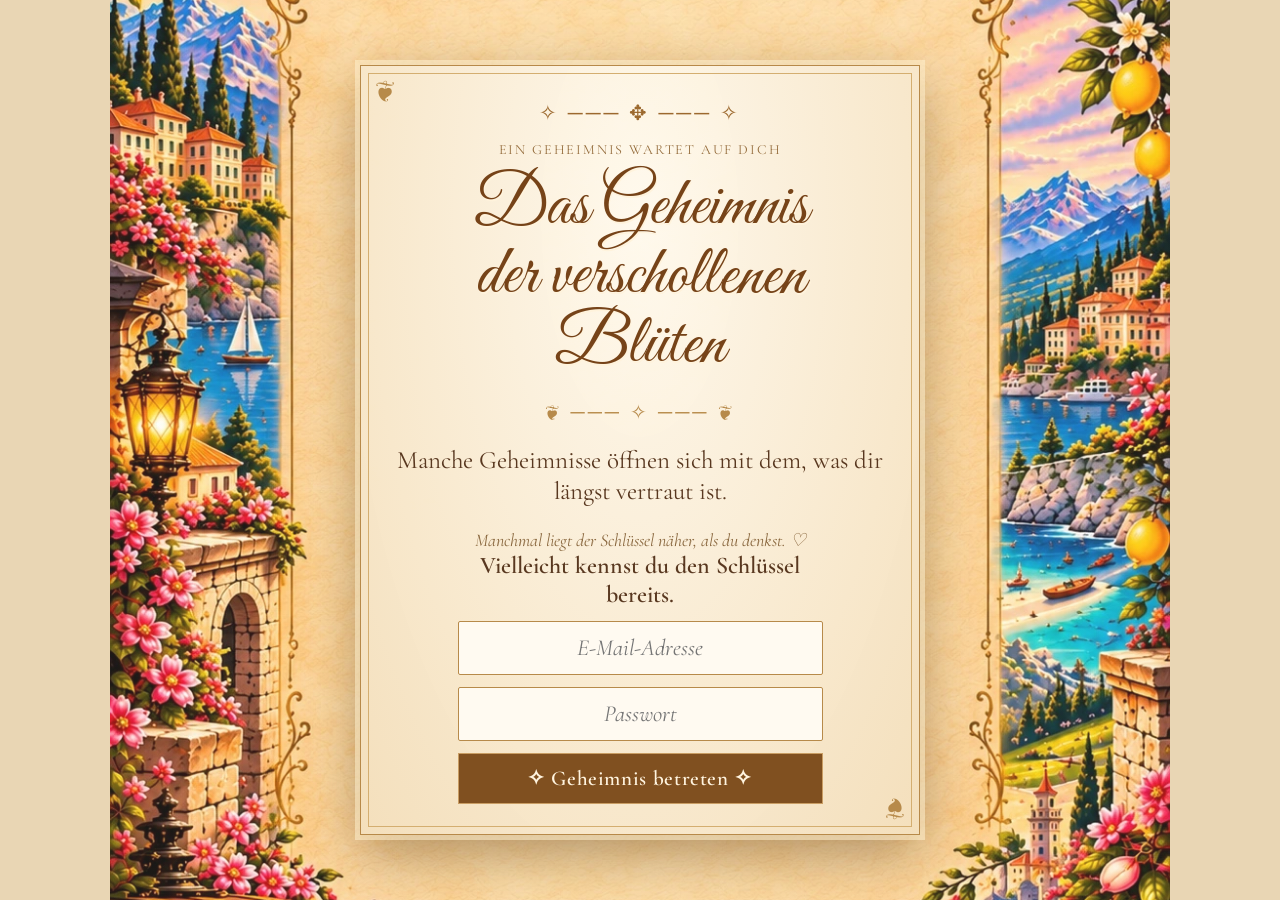
<file: index.html>
<!doctype html>
<html lang="de">
<head>
  <meta charset="utf-8">
  <meta name="viewport" content="width=device-width, initial-scale=1">
  <meta name="theme-color" content="#f7e9cd">
  <meta name="description" content="Das Geheimnis der verschollenen Blüten – 24 kleine Adventsrätsel in unserer gemeinsamen Reise.">
  <title>Das Geheimnis der verschollenen Blüten</title>
  <link rel="stylesheet" href="style.css?v=117">
  <link rel="stylesheet" href="magic-features.css?v=132">
  <link rel="stylesheet" href="reisekarte-korrektur.css?v=3">
  <script>
    // Einmaliger, ausdrücklich angeforderter Neustart nur für dieses Gerät.
    // Aufruf: ?advent-reset=1 ; danach wird der Parameter entfernt.
    if (new URLSearchParams(location.search).get('advent-reset') === '1') {
      try { localStorage.removeItem('verschollene-blueten-geloest-v1'); } catch (_) {}
      history.replaceState(null, '', location.pathname + location.hash);
    }
  </script>
  
  
  
  
  
  
  
  
  
  
  
  
  
  



  



    




  
  
  
  
  


  
  
  
  
  
<script src="config.js?v=62" defer></script>
<script>window.LUMINARA_GAME_SCRIPTS=["fotos-config.js?v=2","script.js?v=86","magic-features.js?v=105","reisekarte-korrektur.js?v=107","blumen-finden.js?v=7","nikolaus.js?v=5","tagesraetsel-wordle.js?v=20","tagesraetsel-sizeitup.js?v=25","tagesraetsel-strands.js?v=12","tagesraetsel-labyrinth.js?v=3","tagesraetsel-dunkelspur.js?v=6","tagesraetsel-herztor.js?v=3","tagesraetsel-morse.js?v=6","tagesraetsel-briefe.js?v=15","tagesraetsel-moire-neu.js?v=3","tagesraetsel-flagle.js?v=9","tagesraetsel-worldle.js?v=11","tagesraetsel-contexto.js?v=14","tagesraetsel-prophezeiung.js?v=2","karriere17-vereine-data.js?v=10","tagesraetsel-karriere17.js?v=41","tagesraetsel-anamorphose.js?v=4","tagesraetsel-audio15.js?v=8","tagesraetsel-bootsfahrt.js?v=1","tagesraetsel-basar17.js?v=14","tagesraetsel-alter6.js?v=4","tagesraetsel-krillion19.js?v=20","tagesraetsel-puzzle22.js?v=3","tagesraetsel-zitronen21.js?v=3","tagesraetsel-ubahnbahn19.js?v=15","tagesraetsel-neustart.js?v=9","tagesraetsel-website15.js?v=5","tagesraetsel-umschlag23.js?v=2","tagesraetsel-finale24.js?v=5","luminara-orakel.js?v=13","advent-language.js?v=18","sternenregeln.js?v=1"];</script>
<script src="luminara-cloud.js?v=26" defer></script>
</head>
<body>
  <section id="password-gate" class="password-gate" aria-labelledby="gate-title">
    <div class="gate-florals" aria-hidden="true"></div>
    <div class="gate-paper">
      <div class="gate-compass" aria-hidden="true">✧ ─── ✥ ─── ✧</div>
      <p class="gate-eyebrow">Ein Geheimnis wartet auf dich</p>
      <h1 id="gate-title" class="gate-title">Das Geheimnis <span>der verschollenen Blüten</span></h1>
      <div class="gate-divider" aria-hidden="true">❦ ─── ✧ ─── ❦</div>
      <p class="gate-intro">Für den Zugriff auf diese Seite ist ein Passwort erforderlich.</p>
      <form id="password-form" class="gate-form">
        <label for="password-input">Wie ist Ihr Nachname?</label>
        <input id="password-input" name="password" type="password" autocomplete="off" spellcheck="false" required placeholder="Deine Antwort …" />
        <button type="submit">✧ Geheimnis enthüllen ✧</button>
        <p id="password-error" class="gate-error" role="status" aria-live="polite"></p>
      </form>
      <p class="gate-footnote">Manchmal liegt der Schlüssel näher, als du denkst. ♡</p>
    </div>
  </section>
  <main class="page" id="advent-page" hidden>
    
    <div class="paper">
      <header class="hero">
        <div class="compass" aria-hidden="true">✧ ─── ✥ ─── ✧</div>
        <p class="eyebrow">Ein Rätselbuch voller Erinnerungen</p>
        <h1>Das Geheimnis <span>der verschollenen Blüten</span></h1>
        <p class="subtitle">24 kleine Adventsrätsel in unserer gemeinsamen Reise</p>
        <div class="ornament" aria-hidden="true">❦ ─── ✧ ─── ❦</div>
      </header>
      <section class="game" aria-labelledby="game-title">
        <h2 id="game-title">Wähle deinen nächsten Rätseltag</h2>
        <div class="day-nav">
          <button id="previous" type="button" aria-label="Vorheriger Tag">❮</button>
          <label class="sr-only" for="day">Tag auswählen</label>
          <select id="day"></select>
          <button id="next" type="button" aria-label="Nächster Tag">❯</button>
        </div>
        <p id="unlock-hint" class="unlock-hint" aria-live="polite"></p>
        <p class="instruction">Tippe auf das Feld, in dem deine Sternenroute endet.</p>
        <div id="board" class="board" role="group" aria-label="Rätselraster mit sechs Spalten und vier Zeilen"></div>
        <button id="reveal-all" class="reveal-all-button" type="button" aria-pressed="false">✧ Alles aufdecken ✧</button>
        <div id="final-actions" class="final-actions" hidden>
          <p>✧ Alle 24 Blüten sind gefunden. Eure Erinnerungen warten. ✧</p>
          <button id="open-collage" type="button" class="reveal-all-button">❦ Unser Erinnerungsbild ansehen ❦</button>
        </div>
        <button id="test-complete" class="test-complete" type="button" hidden>✧ Test: alle 24 Rätsel lösen ✧</button>
        <button id="test-reset" class="test-complete" type="button" hidden>↺ Test: alles zurücksetzen</button>
        <div id="feedback" class="feedback" role="status" aria-live="polite">✧ Die Sterne warten auf deine Entdeckung. ✧</div>
        <p id="progress" class="progress" aria-live="polite"></p>
      </section>
      <footer><div class="ornament" aria-hidden="true">✧ ❦ ✧</div><p data-star-footer>„Nur wer den rechten Stern findet,<br>vermag das nächste Geheimnis zu lüften.“</p></footer>
    </div>
  </main>
  <section id="collage-view" class="collage-view" hidden aria-labelledby="collage-heading">
    <div class="collage-panel">
      <div class="collage-ornament">❦ ✧ ❦</div>
      <h2 id="collage-heading">24 Blüten, eine Liebe</h2>
      <p class="collage-subtitle">Unsere schönsten Erinnerungen</p>
      <p id="collage-status" role="status">Dein Erinnerungsbild wird vorbereitet …</p>
      <img id="collage-preview" alt="Erinnerungscollage mit 24 Polaroid-Fotos" hidden>
      <div class="collage-buttons">
        <button id="share-collage" type="button">♡ Bild sichern / teilen</button>
        <a id="download-collage" download="24-Blueten-eine-Liebe.png">Bild herunterladen</a>
        <button id="back-collage" type="button">← Zurück zum Rätselbuch</button>
      </div>
      <p class="collage-help">Beim ersten Antippen wird das hochauflösende Druckbild vorbereitet. Danach erneut auf Sichern / Teilen oder Herunterladen tippen. Auf dem iPhone im Teilen-Menü „Bild sichern“ auswählen.</p>
    </div>
  </section>
  <div id="photo-overlay" class="photo-overlay" hidden role="dialog" aria-modal="true" aria-label="Unser Erinnerungsfoto">
    <div class="legendary-burst" aria-hidden="true"></div>
    <div class="legendary-rings" aria-hidden="true"></div>
    <div class="legendary-sparks" aria-hidden="true">
      <span>✦</span><span>✧</span><span>✦</span><span>✧</span><span>✦</span><span>✧</span><span>✦</span><span>✧</span><span>✦</span><span>✧</span><span>✦</span><span>✧</span>
    </div>
    <div class="legendary-fog fog-one" aria-hidden="true"></div>
    <div class="legendary-fog fog-two" aria-hidden="true"></div>
    <div class="legendary-flash" aria-hidden="true"></div>
    <div class="reveal-shell">
      <div class="reveal-card-back" aria-hidden="true"><span>✦ ❦ ✦</span></div>
      <div class="polaroid" role="document">
      <button id="close-photo" class="close-photo" type="button" aria-label="Foto schließen">×</button>
      <div class="polaroid-image"><img id="photo-image" alt="" /></div>
      <p id="photo-caption" class="polaroid-caption"></p>
      <div class="polaroid-stars" aria-hidden="true">✧ ✦ ✧</div>
      </div>
    </div>
  </div>
<div id="luminara-foreground-globe" aria-hidden="true"></div></body>
</html>
</file>
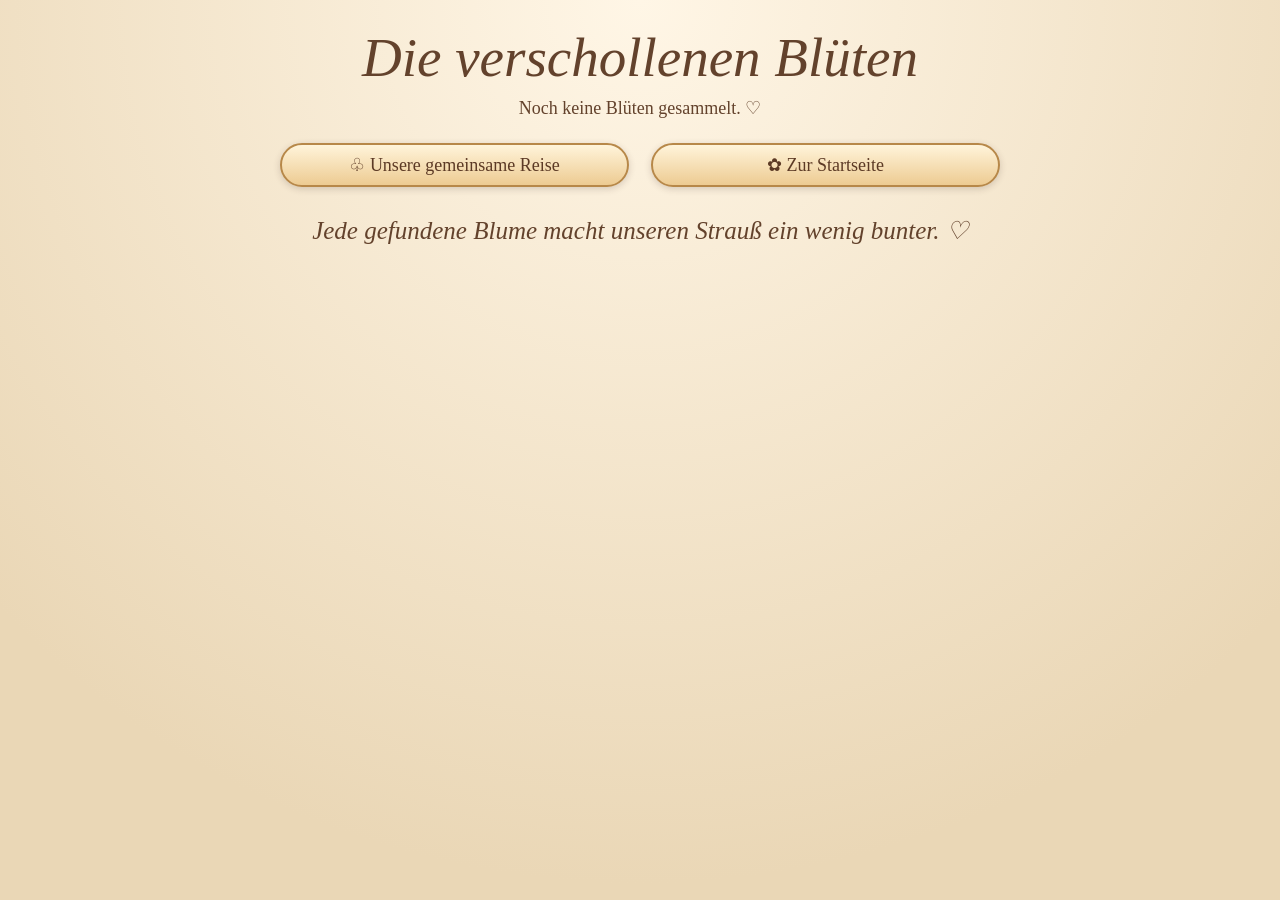
<file: blumen.html>
<!doctype html><html lang="de"><head><meta charset="utf-8"><meta name="viewport" content="width=device-width,initial-scale=1,viewport-fit=cover"><title>Die verschollenen Blüten</title><link rel="stylesheet" href="blumen.css?v=11"></head><body><main><h1>Die verschollenen Blüten</h1><p class="sub" id="sub">Ein Strauß voller Erinnerungen</p><section class="scene"><img id="bouquet" hidden alt="Dein fertiges Tagesbild mit Blumenstrauß, Glasvase und Tagesbeschriftung"><div class="hotspots"><a class="btn" href="index.html#reise">♧ Unsere gemeinsame Reise</a><a class="btn" href="index.html">✿ Zur Startseite</a></div></section><p class="note">Jede gefundene Blume macht unseren Strauß ein wenig bunter. ♡</p><section class="test" id="test" hidden><h2>Testmodus</h2><label for="day">Vorschau für Tag <output id="num">1</output></label><input id="day" type="range" min="1" max="24" value="1"><button class="btn" id="reset">Alle Blüten zurücksetzen</button></section></main><script src="config.js?v=62"></script><script src="blumen.js?v=12"></script></body></html>
</file>
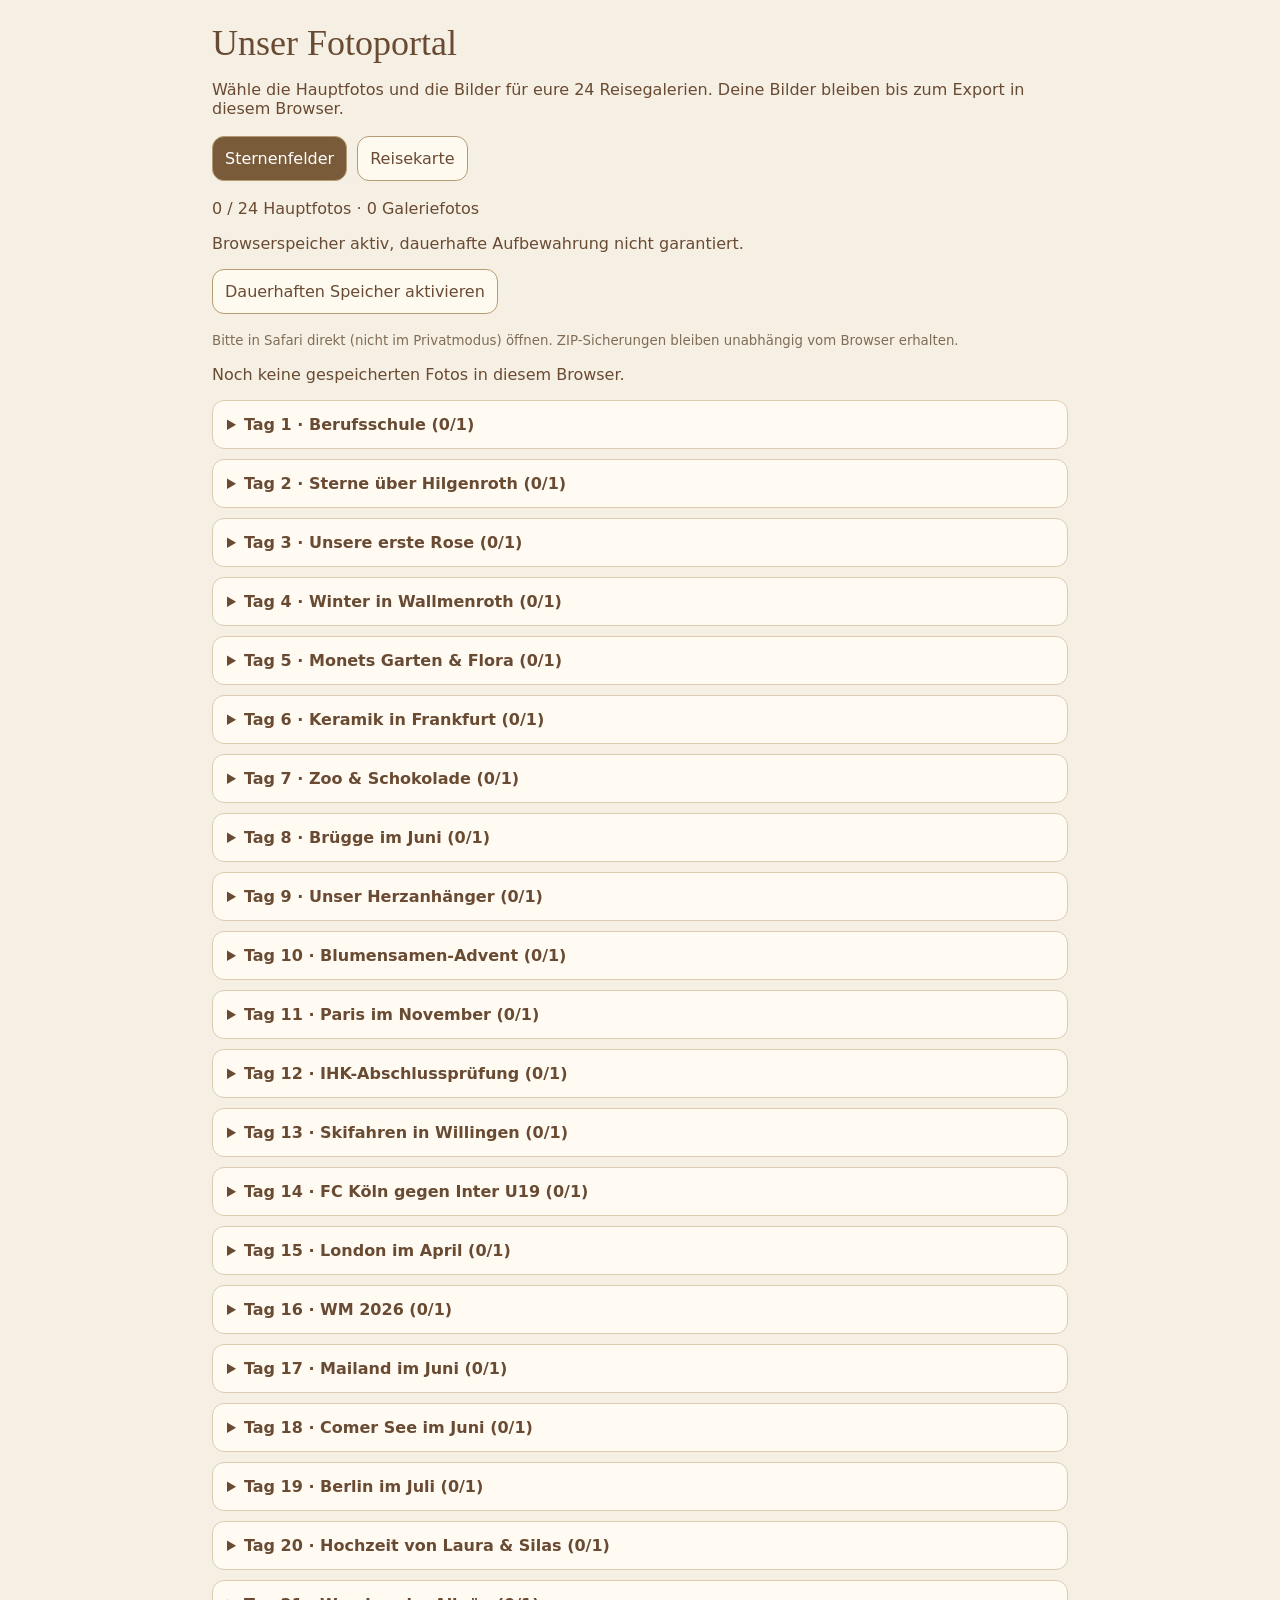
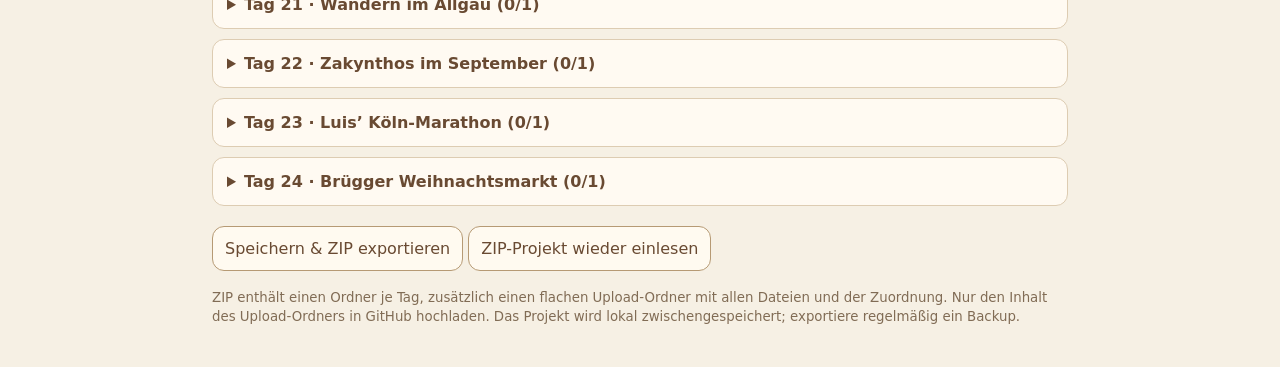
<file: fotoportal.html>
<!doctype html><html lang="de"><meta charset="utf-8"><meta name="viewport" content="width=device-width,initial-scale=1"><title>Fotoportal · Luminara</title><style>
*{box-sizing:border-box}body{margin:0;background:#f6f0e4;color:#694a32;font:16px system-ui}main{max-width:900px;margin:auto;padding:22px}h1{font:36px Georgia;margin:0 0 12px}button,label.upload{font:inherit;border:1px solid #b69a74;border-radius:12px;background:#fffaf0;color:inherit;padding:12px;cursor:pointer}nav{display:flex;gap:10px;flex-wrap:wrap;margin:18px 0}button.active{background:#795b39;color:white}details{background:#fffaf2;border:1px solid #ddccb2;border-radius:12px;margin:10px 0;padding:14px}summary{cursor:pointer;font-weight:600}input[type=file]{max-width:100%;margin:12px 0}.photos{display:grid;grid-template-columns:repeat(auto-fill,minmax(100px,1fr));gap:8px}.tile{min-width:0}.tile img{width:100%;height:100px;object-fit:cover;border-radius:6px}.tile button{font-size:12px;padding:5px;width:100%}#status{white-space:pre-wrap}footer{margin:20px 0}small{color:#816c55}button:disabled{opacity:.5}
</style><main><h1>Unser Fotoportal</h1><p>Wähle die Hauptfotos und die Bilder für eure 24 Reisegalerien. Deine Bilder bleiben bis zum Export in diesem Browser.</p><nav><button id="mainTab">Sternenfelder</button><button id="galleryTab">Reisekarte</button></nav><p id="count"></p><p id="storageState"></p><button id="persist">Dauerhaften Speicher aktivieren</button><p><small>Bitte in Safari direkt (nicht im Privatmodus) öffnen. ZIP-Sicherungen bleiben unabhängig vom Browser erhalten.</small></p><p id="status" role="status"></p><div id="work" hidden style="position:sticky;top:8px;z-index:10;background:#fffaf0;border:1px solid #b69a74;border-radius:12px;padding:14px"><strong id="workText"></strong><progress id="workProgress" style="display:block;width:100%;margin-top:8px"></progress></div><section id="days"></section><footer><button id="export">Speichern & ZIP exportieren</button> <button id="backup">ZIP-Projekt wieder einlesen</button><input id="restore" type="file" accept=".zip" hidden><p><small>ZIP enthält einen Ordner je Tag, zusätzlich einen flachen Upload-Ordner mit allen Dateien und der Zuordnung. Nur den Inhalt des Upload-Ordners in GitHub hochladen. Das Projekt wird lokal zwischengespeichert; exportiere regelmäßig ein Backup.</small></p></footer></main><script>
const names=['Berufsschule','Sterne über Hilgenroth','Unsere erste Rose','Winter in Wallmenroth','Monets Garten & Flora','Keramik in Frankfurt','Zoo & Schokolade','Brügge im Juni','Unser Herzanhänger','Blumensamen-Advent','Paris im November','IHK-Abschlussprüfung','Skifahren in Willingen','FC Köln gegen Inter U19','London im April','WM 2026','Mailand im Juni','Comer See im Juni','Berlin im Juli','Hochzeit von Laura & Silas','Wandern im Allgäu','Zakynthos im September','Luis’ Köln-Marathon','Brügger Weihnachtsmarkt'];
const $=id=>document.getElementById(id),pad=n=>String(n).padStart(2,'0');let mode='main',items=[],db,busy=false,urls=[];const status=s=>{$('status').textContent=s;};
function request(r){return new Promise((ok,no)=>{r.onsuccess=()=>ok(r.result);r.onerror=()=>no(r.error||Error('Datenbankanfrage fehlgeschlagen'))})}
function hydrate(x){return x&&x.bytes?{...x,blob:new Blob([x.bytes],{type:'image/jpeg'})}:x} async function allPhotos(){return (await request(db.transaction('photos').objectStore('photos').getAll())).map(hydrate)} async function store(op,value){if(op==='put'&&value.blob){const {blob,...meta}=value;value={...meta,bytes:await blob.arrayBuffer()}}let tx;try{tx=db.transaction('photos','readwrite',{durability:'strict'})}catch{tx=db.transaction('photos','readwrite')}const done=new Promise((ok,no)=>{tx.oncomplete=ok;tx.onerror=e=>no(tx.error||e.target?.error||Error('Datenbank-Schreibfehler'));tx.onabort=()=>no(tx.error||Error('Datenbanktransaktion abgebrochen'))});tx.objectStore('photos')[op](value);await done}
async function init(){const r=indexedDB.open('luminara-photo-portal-v1',1);r.onupgradeneeded=()=>r.result.createObjectStore('photos',{keyPath:'id'});db=await request(r);items=await allPhotos();try{const cache=await caches.open('luminara-photo-backup-v1');for(const key of await cache.keys()){const id=key.url.split('/').pop();if(items.some(x=>x.id===id))continue;const response=await cache.match(key);const day=Number(response.headers.get('X-Photo-Day')),mode=response.headers.get('X-Photo-Mode'),order=Number(response.headers.get('X-Photo-Order'));if(day>=1&&day<=24&&['main','gallery'].includes(mode)&&order>0){const x={id,day,mode,order,blob:await response.blob()};await store('put',x);items.push(x)}}}catch(e){$('storageState').textContent='Lokale Sicherung konnte nicht gelesen werden: '+e.message}render();status(items.length?'✓ '+items.length+' gespeicherte Fotos wiederhergestellt.':'Noch keine gespeicherten Fotos in diesem Browser.');if(navigator.storage?.persisted){try{const persistent=await navigator.storage.persisted();$('storageState').textContent=persistent?'Dauerhafter Browserspeicher aktiv.':'Browserspeicher aktiv, dauerhafte Aufbewahrung nicht garantiert.'}catch{}}}
function render(){const open=[...document.querySelectorAll('details[open]')].map(e=>e.dataset.day);urls.forEach(url=>URL.revokeObjectURL(url));urls=[];$('mainTab').classList.toggle('active',mode==='main');$('galleryTab').classList.toggle('active',mode==='gallery');$('count').textContent=items.filter(x=>x.mode==='main').length+' / 24 Hauptfotos · '+items.filter(x=>x.mode==='gallery').length+' Galeriefotos';$('days').replaceChildren();names.forEach((name,i)=>{const day=i+1,group=items.filter(x=>x.day===day&&x.mode===mode).sort((a,b)=>a.order-b.order),d=document.createElement('details');d.dataset.day=day;d.open=open.includes(String(day));const sum=document.createElement('summary');sum.textContent='Tag '+day+' · '+name+' ('+group.length+(mode==='main'?'/1':'')+')';d.append(sum);const input=document.createElement('input');input.type='file';input.accept='image/*';input.multiple=mode==='gallery';input.onchange=()=>{const files=Array.from(input.files||[]);if(!files.length){status('Keine Datei ausgewählt.');return}add(day,files,mode)};const info=document.createElement('p');info.textContent=group.length?(mode==='main'?'✓ Hauptfoto gespeichert':'✓ '+group.length+' Fotos gespeichert'):'Noch kein Foto gespeichert';info.style.color=group.length?'#397044':'#816c55';d.append(info);if(mode==='main'&&group.length){const replace=document.createElement('button');replace.textContent='Hauptfoto austauschen';input.hidden=true;replace.onclick=()=>input.click();d.append(replace)}d.append(input);const photos=document.createElement('div');photos.className='photos';d.append(photos);function populate(){if(photos.childElementCount)return;group.forEach(x=>{const tile=document.createElement('div');tile.className='tile';const im=document.createElement('img');const url=URL.createObjectURL(x.blob);urls.push(url);im.src=url;im.loading='lazy';tile.append(im);const del=document.createElement('button');del.textContent='Entfernen';del.onclick=async()=>{if(busy)return;try{const cache=await caches.open('luminara-photo-backup-v1');await cache.delete(new Request(new URL('photo-local-backup/'+x.id,location.href)))}catch{}await store('delete',x.id);items=items.filter(y=>y.id!==x.id);render()};tile.append(del);photos.append(tile)})}d.ontoggle=()=>{if(d.open)populate()};if(d.open)populate();$('days').append(d)})}
async function convert(f){const im=new Image(),url=URL.createObjectURL(f);try{await new Promise((ok,no)=>{const timer=setTimeout(()=>no(Error('Zeitlimit beim Lesen des Fotos erreicht')),30000);im.onload=()=>{clearTimeout(timer);ok()};im.onerror=()=>{clearTimeout(timer);no(Error('Bildformat nicht lesbar: '+f.name))};im.src=url});const scale=Math.min(1,1600/Math.max(im.naturalWidth,im.naturalHeight)),c=document.createElement('canvas');c.width=Math.max(1,Math.round(im.naturalWidth*scale));c.height=Math.max(1,Math.round(im.naturalHeight*scale));const ctx=c.getContext('2d');ctx.fillStyle='white';ctx.fillRect(0,0,c.width,c.height);ctx.drawImage(im,0,0,c.width,c.height);return await new Promise((ok,no)=>c.toBlob(b=>b?ok(b):no(Error('Konvertierung fehlgeschlagen')),'image/jpeg',.83))}finally{URL.revokeObjectURL(url)}}
async function add(day,files,kind){if(busy||!files.length)return;if(!db){status('Speicher noch nicht bereit. Bitte erneut versuchen.');return}busy=true;const selected=files.slice();const work=$('work'),bar=$('workProgress');work.hidden=false;bar.max=selected.length;bar.value=0;let errors=[],saved=0;try{for(const [i,file] of selected.entries()){$('workText').textContent='Tag '+day+' · Bild '+(i+1)+' von '+selected.length+' wird verarbeitet …';status('Import läuft …');try{const blob=await convert(file);if(!blob||!blob.size)throw Error('Leere Bilddatei');const order=kind==='main'?1:Math.max(0,...items.filter(x=>x.day===day&&x.mode===kind).map(x=>x.order))+1;const x={id:kind+'-'+day+'-'+order,day,mode:kind,order,blob};$('workText').textContent='Tag '+day+' · Bild wird gespeichert …';await store('put',x);try{const cache=await caches.open('luminara-photo-backup-v1');await cache.put(new Request(new URL('photo-local-backup/'+x.id,location.href)),new Response(blob,{headers:{'Content-Type':'image/jpeg','X-Photo-Day':String(day),'X-Photo-Mode':kind,'X-Photo-Order':String(order)}}))}catch(e){$('storageState').textContent='Zusätzliche lokale Sicherung nicht verfügbar: '+e.message}const check=hydrate(await request(db.transaction('photos').objectStore('photos').get(x.id)));if(!check?.blob?.size)throw Error('Bild konnte nicht aus dem Speicher gelesen werden');items=items.filter(y=>y.id!==x.id);items.push(check);saved++}catch(e){errors.push((file.name||'Foto')+': '+(e?.message||String(e)))}bar.value=i+1}}catch(e){errors.push(e?.message||String(e))}finally{busy=false;work.hidden=true;try{items=await allPhotos();render();status(saved? '✓ Tag '+day+': '+saved+' Foto(s) gespeichert.'+(errors.length?'\nFehler: '+errors.join('\n'):''):'Import fehlgeschlagen: '+(errors.join('\n')||'Keine Datei verarbeitet.'))}catch(e){status('Speicherprüfung fehlgeschlagen: '+e.message)}}}
$('persist').onclick=async()=>{try{const granted=await navigator.storage?.persist?.();$('storageState').textContent=granted?'✓ Dauerhafter Browserspeicher aktiv.':'Safari hat dauerhaften Speicher nicht zugesichert. Bitte ZIP-Sicherung verwenden.'}catch(e){$('storageState').textContent='Dauerhafter Speicher nicht verfügbar: '+e.message}};
$('mainTab').onclick=()=>{mode='main';render()};$('galleryTab').onclick=()=>{mode='gallery';render()};
const enc=new TextEncoder(),dec=new TextDecoder();const table=Array.from({length:256},(_,n)=>{for(let i=0;i<8;i++)n=n&1?0xedb88320^(n>>>1):n>>>1;return n>>>0});function crc(a){let c=0xffffffff;for(const b of a)c=table[(c^b)&255]^(c>>>8);return(c^0xffffffff)>>>0}
function header(n){const a=new Uint8Array(n),v=new DataView(a.buffer);return{a,u:(i,x)=>v.setUint16(i,x,true),l:(i,x)=>v.setUint32(i,x,true)}}
async function zip(files){let offset=0,centralSize=0,parts=[],central=[];for(const [name,blob] of files){const n=enc.encode(name),a=new Uint8Array(await blob.arrayBuffer()),c=crc(a),h=header(30),z=header(46);h.l(0,0x04034b50);h.u(4,20);h.u(6,2048);h.l(14,c);h.l(18,a.length);h.l(22,a.length);h.u(26,n.length);z.l(0,0x02014b50);z.u(4,20);z.u(6,20);z.u(8,2048);z.l(16,c);z.l(20,a.length);z.l(24,a.length);z.u(28,n.length);z.l(42,offset);parts.push(h.a,n,blob);central.push(z.a,n);offset+=30+n.length+a.length;centralSize+=46+n.length}if(offset+centralSize>0xffffffff||files.length>65535)throw Error('ZIP zu groß');const end=header(22);end.l(0,0x06054b50);end.u(8,files.length);end.u(10,files.length);end.l(12,centralSize);end.l(16,offset);return new Blob([...parts,...central,end.a],{type:'application/zip'})}
$('export').onclick=async()=>{if(busy)return;busy=true;try{status('ZIP wird erstellt …');const files=[],main={},gallery={};for(const x of [...items].sort((a,b)=>a.day-b.day||a.order-b.order)){const name=x.mode==='main'?'stern-'+pad(x.day)+'.jpg':'reise-'+pad(x.day)+'-'+String(x.order).padStart(4,'0')+'.jpg';if(x.mode==='main')main[x.day]={datei:name,text:'Ich liebe dich ♡'};else(gallery[x.day]??=[]).push(name);files.push(['Upload/'+name,x.blob],['Sortiert/'+(x.mode==='main'?'Sternenfelder':'Reisekarte')+'/Tag-'+pad(x.day)+'/'+name,x.blob])}const config='Object.assign(window.ADVENT_FOTOS||={},'+JSON.stringify(main)+');\nwindow.ADVENT_GALERIEN='+JSON.stringify(gallery)+';\n';files.push(['Upload/fotos-config.js',new Blob([config])]);const blob=await zip(files),a=document.createElement('a');a.href=URL.createObjectURL(blob);a.download='Luminara-Fotos.zip';a.click();setTimeout(()=>URL.revokeObjectURL(a.href),60000);status('Export erstellt. Bitte ZIP in Dateien sichern.')}catch(e){status(e.message)}finally{busy=false}};
$('backup').onclick=()=>$('restore').click();$('restore').onchange=async()=>{if(busy||!$('restore').files[0])return;busy=true;try{const f=$('restore').files[0];let off=0,restored=[];while(off+30<=f.size){const v=new DataView(await f.slice(off,off+30).arrayBuffer());if(v.getUint32(0,true)!==0x04034b50)break;const size=v.getUint32(18,true),nl=v.getUint16(26,true),extra=v.getUint16(28,true),name=dec.decode(await f.slice(off+30,off+30+nl).arrayBuffer()),start=off+30+nl+extra;if(v.getUint16(8,true)!==0)throw Error('Nur ZIP-Exporte dieses Portals werden unterstützt');const m=name.match(/^Upload\/(stern|reise)-(\d{2})(?:-(\d+))?\.jpg$/);if(m){const mode=m[1]==='stern'?'main':'gallery',day=+m[2],order=+(m[3]||1);if(day>=1&&day<=24)restored.push({id:mode+'-'+day+'-'+order,mode,day,order,blob:f.slice(start,start+size,'image/jpeg')})}off=start+size}if(!restored.length)throw Error('Keine Fotos gefunden');if(!confirm('Lokales Projekt durch '+restored.length+' Fotos aus ZIP ersetzen?'))return;const records=await Promise.all(restored.map(async x=>{const {blob,...meta}=x;return {...meta,bytes:await blob.arrayBuffer()}}));const tx=db.transaction('photos','readwrite'),os=tx.objectStore('photos');os.clear();records.forEach(x=>os.put(x));await new Promise((ok,no)=>{tx.oncomplete=ok;tx.onerror=e=>no(tx.error||e.target?.error||Error('Datenbankfehler'))});try{await caches.delete('luminara-photo-backup-v1');const cache=await caches.open('luminara-photo-backup-v1');for(const x of restored)await cache.put(new Request(new URL('photo-local-backup/'+x.id,location.href)),new Response(x.blob,{headers:{'Content-Type':'image/jpeg','X-Photo-Day':String(x.day),'X-Photo-Mode':x.mode,'X-Photo-Order':String(x.order)}}))}catch{}items=restored;render();status('Projekt wiederhergestellt.')}catch(e){status(e.message)}finally{busy=false;$('restore').value=''}};
init().catch(e=>status('Lokaler Speicher nicht verfügbar: '+e.message));
</script></html>
</file>
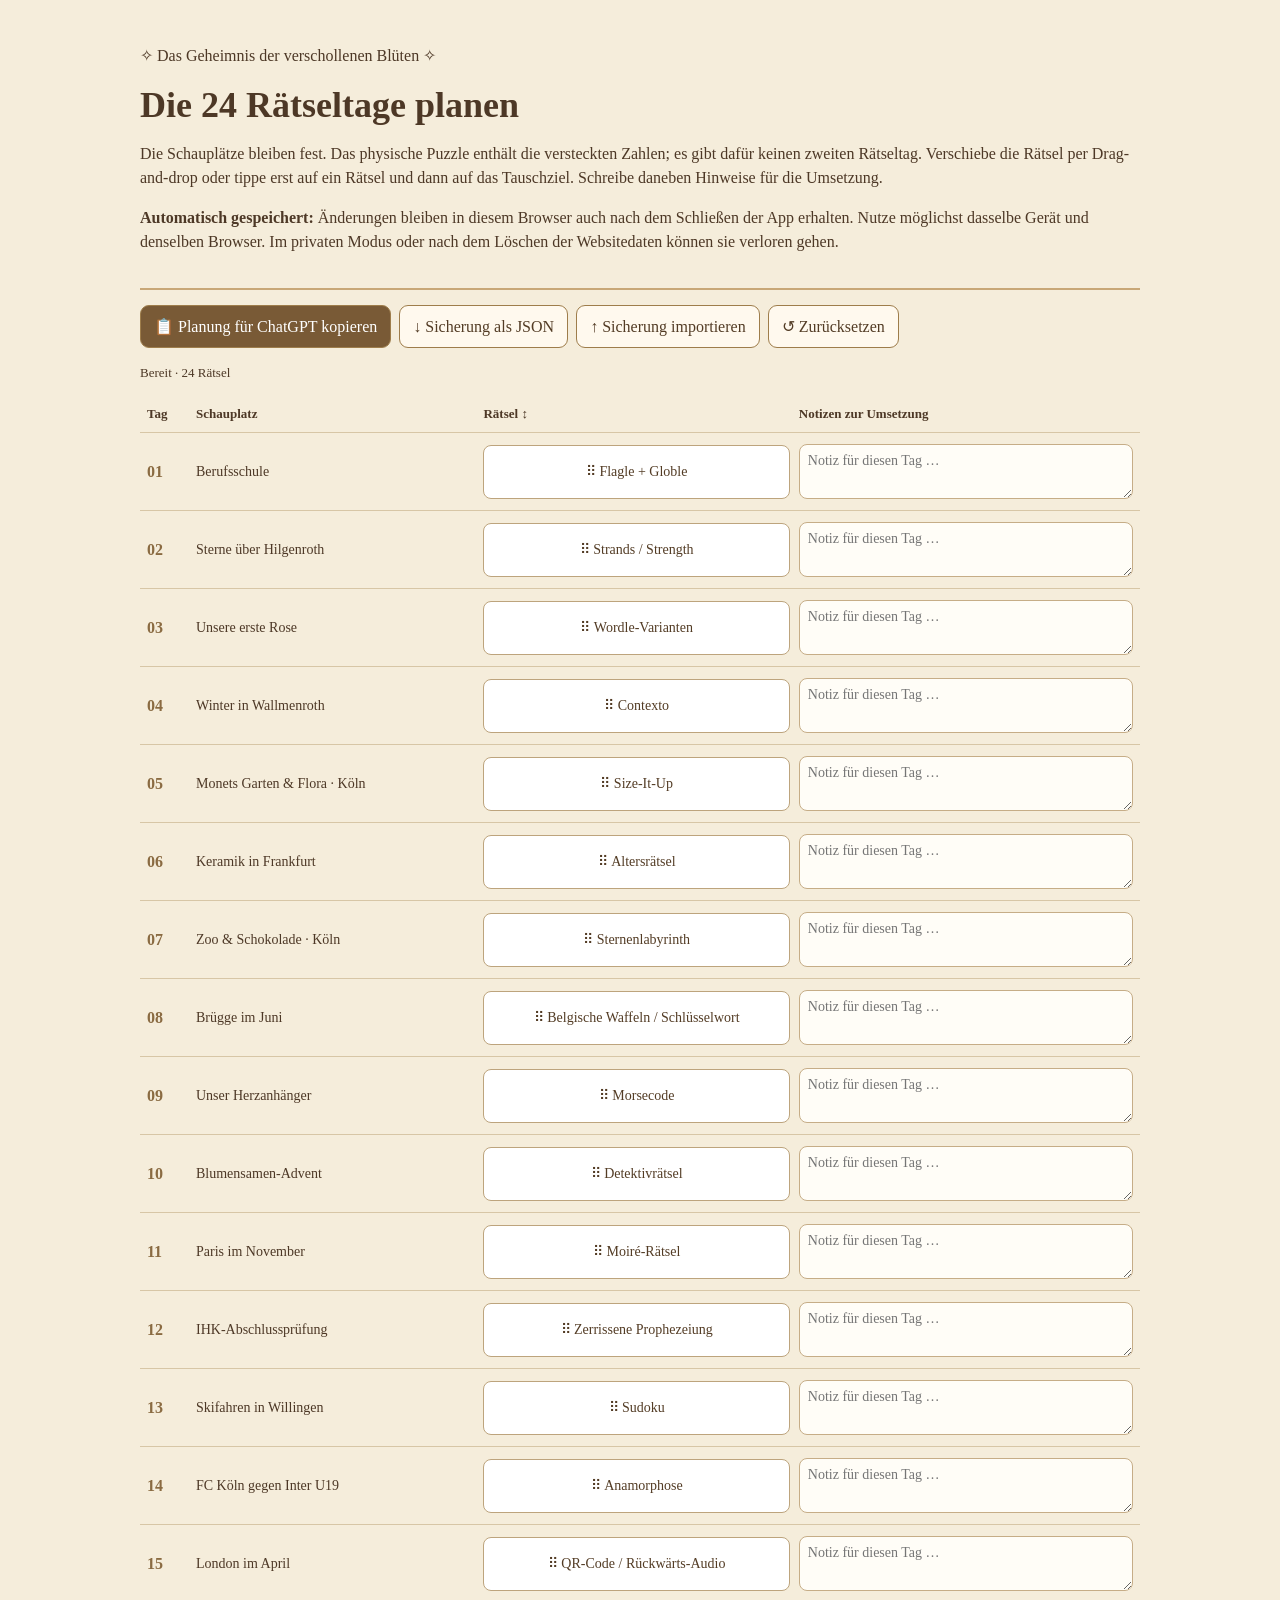
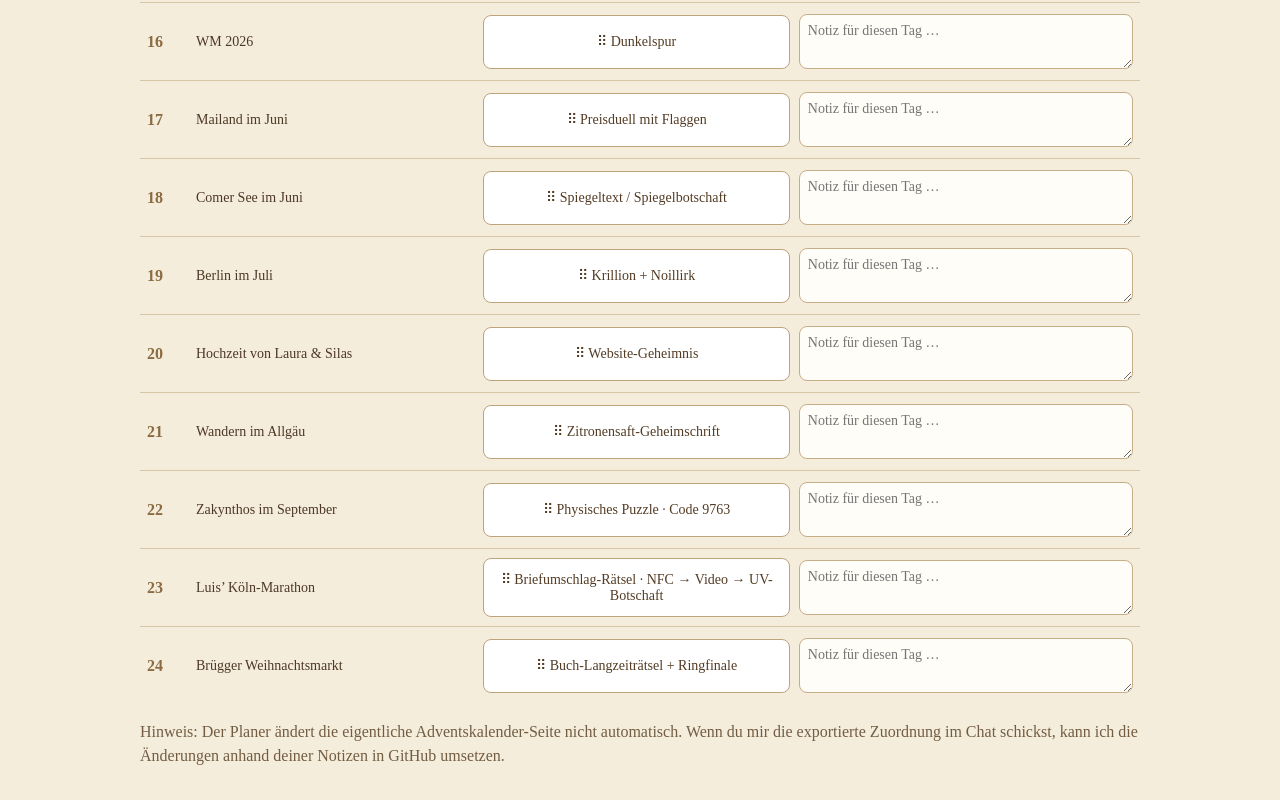
<file: raetselplaner.html>
<!doctype html><html lang="de"><head><meta charset="utf-8"><meta name="viewport" content="width=device-width,initial-scale=1"><title>Adventskalender · Rätselplaner</title><style>:root{color-scheme:light}*{box-sizing:border-box}body{font-family:Georgia,serif;background:#f5eddb;color:#4d3826;margin:0;padding:16px}main{max-width:1000px;margin:auto}h1{font-size:clamp(24px,5vw,36px);margin:12px 0}p{line-height:1.5}header{padding:12px 0 18px;border-bottom:2px solid #c8a777}.tools{display:flex;flex-wrap:wrap;gap:8px;margin:15px 0}button{border:1px solid #9e7d4b;background:#fff9ee;color:#533c25;border-radius:9px;padding:11px 13px;font:inherit;cursor:pointer}button.primary{background:#795a36;color:white}button:focus-visible,textarea:focus-visible{outline:3px solid #b38b4a}.gridhead,.entry{display:grid;grid-template-columns:40px minmax(100px,1fr) minmax(125px,1.1fr) minmax(135px,1.2fr);gap:9px;align-items:center}.gridhead{font-weight:bold;font-size:13px;padding:10px 7px}.entry{border-top:1px solid #d7c6a6;padding:9px 7px;min-height:78px}.entry.target{background:#e8d5ac}.day{font-weight:bold;color:#8a6b42}.place{font-size:14px}.tile{background:white;border:1px solid #bda47d;border-radius:8px;padding:12px 9px;cursor:grab;touch-action:pan-y;min-height:54px;font:14px Georgia,serif}.tile.selected{outline:3px solid #a1783c;background:#fff0c8}.tile.dragging{opacity:.45}.note{width:100%;resize:vertical;min-height:55px;border:1px solid #c6ad87;border-radius:8px;padding:8px;font:14px Georgia,serif;background:#fffdf7;color:#493522}small,.hint{color:#725d43}.status{font-size:13px;min-height:20px}pre{white-space:pre-wrap;overflow-wrap:anywhere;background:white;border:1px solid #c6ad87;padding:12px;border-radius:8px}#exportbox[hidden]{display:none}@media(max-width:620px){body{padding:8px}.gridhead,.entry{grid-template-columns:27px minmax(85px,.8fr) minmax(125px,1.2fr);gap:6px}.gridhead span:last-child{display:none}.note{grid-column:2/4;min-height:42px}.entry{padding:10px 4px}.tile{font-size:13px;padding:9px 6px}.place{font-size:12px}}</style></head><body><main><header><p>✧ Das Geheimnis der verschollenen Blüten ✧</p><h1>Die 24 Rätseltage planen</h1><p>Die Schauplätze bleiben fest. Das physische Puzzle enthält die versteckten Zahlen; es gibt dafür keinen zweiten Rätseltag. Verschiebe die Rätsel per Drag-and-drop oder tippe erst auf ein Rätsel und dann auf das Tauschziel. Schreibe daneben Hinweise für die Umsetzung.</p><p><strong>Automatisch gespeichert:</strong> Änderungen bleiben in diesem Browser auch nach dem Schließen der App erhalten. Nutze möglichst dasselbe Gerät und denselben Browser. Im privaten Modus oder nach dem Löschen der Websitedaten können sie verloren gehen.</p></header><div class="tools"><button id="copy" class="primary">📋 Planung für ChatGPT kopieren</button><button id="download">↓ Sicherung als JSON</button><button id="import">↑ Sicherung importieren</button><input id="file" type="file" accept=".json,application/json" hidden><button id="reset">↺ Zurücksetzen</button></div><p id="status" class="status" aria-live="polite">Bereit · 24 Rätsel</p><div class="gridhead"><span>Tag</span><span>Schauplatz</span><span>Rätsel ↕</span><span>Notizen zur Umsetzung</span></div><div id="rows"></div><section id="exportbox" hidden><h2>Zuordnung für ChatGPT</h2><p>Wenn das Kopieren nicht klappt, kannst du diesen Text markieren und in den Chat einfügen.</p><pre id="exporttext"></pre></section><p class="hint">Hinweis: Der Planer ändert die eigentliche Adventskalender-Seite nicht automatisch. Wenn du mir die exportierte Zuordnung im Chat schickst, kann ich die Änderungen anhand deiner Notizen in GitHub umsetzen.</p></main><script>(()=>{'use strict';const places=["Berufsschule","Sterne über Hilgenroth","Unsere erste Rose","Winter in Wallmenroth","Monets Garten & Flora · Köln","Keramik in Frankfurt","Zoo & Schokolade · Köln","Brügge im Juni","Unser Herzanhänger","Blumensamen-Advent","Paris im November","IHK-Abschlussprüfung","Skifahren in Willingen","FC Köln gegen Inter U19","London im April","WM 2026","Mailand im Juni","Comer See im Juni","Berlin im Juli","Hochzeit von Laura & Silas","Wandern im Allgäu","Zakynthos im September","Luis’ Köln-Marathon","Brügger Weihnachtsmarkt"],puzzles=["Flagle + Globle","Strands / Strength","Wordle-Varianten","Contexto","Size-It-Up","Altersrätsel","Sternenlabyrinth","Belgische Waffeln / Schlüsselwort","Morsecode","Detektivrätsel","Moiré-Rätsel","Zerrissene Prophezeiung","Sudoku","Anamorphose","QR-Code / Rückwärts-Audio","Dunkelspur","Preisduell mit Flaggen","Spiegeltext / Spiegelbotschaft","Krillion + Noillirk","Website-Geheimnis","Zitronensaft-Geheimschrift","Physisches Puzzle · Code 9763","Briefumschlag-Rätsel · NFC → Video → UV-Botschaft","Buch-Langzeiträtsel + Ringfinale"],KEY='advent-raetselplaner-2026-v1';let state={order:puzzles.map((_,i)=>i),notes:Array(24).fill('')},selected=null,dragged=null;const $=id=>document.getElementById(id);const esc=s=>String(s).replace(/&/g,'&amp;').replace(/</g,'&lt;').replace(/>/g,'&gt;').replace(/"/g,'&quot;');try{const saved=JSON.parse(localStorage.getItem(KEY)||'null');if(saved&&Array.isArray(saved.order)&&saved.order.length===24&&new Set(saved.order).size===24&&saved.order.every(x=>Number.isInteger(x)&&x>=0&&x<24)&&Array.isArray(saved.notes)&&saved.notes.length===24)state=saved}catch(e){}function save(){try{localStorage.setItem(KEY,JSON.stringify(state));$('status').textContent='✓ Automatisch gespeichert'}catch(e){$('status').textContent='⚠ Speichern nicht möglich – bitte JSON-Sicherung herunterladen'}}function swap(a,b){if(a===b)return;[state.order[a],state.order[b]]=[state.order[b],state.order[a]];selected=null;save();render();$('status').textContent='✓ Tag '+(a+1)+' und '+(b+1)+' getauscht und gespeichert'}function choose(i){if(selected===null){selected=i;render();$('status').textContent='Tag '+(i+1)+' ausgewählt – jetzt Zieltag antippen'}else if(selected===i){selected=null;render()}else swap(selected,i)}function render(){$('rows').innerHTML=places.map((place,i)=>'<div class="entry" data-row="'+i+'"><span class="day">'+String(i+1).padStart(2,'0')+'</span><span class="place">'+esc(place)+'</span><button class="tile '+(selected===i?'selected':'')+'" draggable="true" data-i="'+i+'" type="button" title="Antippen zum Tauschen">⠿ '+esc(puzzles[state.order[i]])+'</button><textarea class="note" data-note="'+i+'" placeholder="Notiz für diesen Tag …" aria-label="Notizen Tag '+(i+1)+'">'+esc(state.notes[i])+'</textarea></div>').join('');document.querySelectorAll('.tile').forEach(el=>{const i=Number(el.dataset.i);el.onclick=()=>{if(dragged===null)choose(i)};el.ondragstart=e=>{dragged=i;e.dataTransfer.setData('text/plain',String(i));e.dataTransfer.effectAllowed='move';el.classList.add('dragging')};el.ondragend=()=>{dragged=null;document.querySelectorAll('.entry').forEach(x=>x.classList.remove('target'))}});document.querySelectorAll('.entry').forEach(el=>{el.ondragover=e=>{e.preventDefault();el.classList.add('target')};el.ondragleave=()=>el.classList.remove('target');el.ondrop=e=>{e.preventDefault();const a=Number(e.dataTransfer.getData('text/plain')),b=Number(el.dataset.row);dragged=null;if(Number.isInteger(a)&&a>=0&&a<24)swap(a,b)}});document.querySelectorAll('.note').forEach(el=>{el.oninput=()=>{state.notes[Number(el.dataset.note)]=el.value;save()}})}function exportText(){return places.map((place,i)=>'Tag '+String(i+1).padStart(2,'0')+' | '+place+' | '+puzzles[state.order[i]]+(state.notes[i]?' | NOTIZ: '+state.notes[i]:'')).join('\n')}function showExport(){const t=exportText();$('exporttext').textContent=t;$('exportbox').hidden=false;return t}$('copy').onclick=async()=>{const t=showExport();try{await navigator.clipboard.writeText(t);$('status').textContent='✓ Zuordnung mit Notizen kopiert – jetzt in ChatGPT einfügen'}catch(e){$('status').textContent='Bitte Text unten markieren und kopieren'};$('exportbox').scrollIntoView({behavior:'smooth',block:'start'})};$('download').onclick=()=>{const blob=new Blob([JSON.stringify({version:1,order:state.order,notes:state.notes,places,puzzles},null,2)],{type:'application/json'}),url=URL.createObjectURL(blob),a=document.createElement('a');a.href=url;a.download='adventskalender-raetselplanung.json';a.click();setTimeout(()=>URL.revokeObjectURL(url),1000)};$('import').onclick=()=>$('file').click();$('file').onchange=async e=>{try{const data=JSON.parse(await e.target.files[0].text());if(!Array.isArray(data.order)||data.order.length!==24||new Set(data.order).size!==24||!data.order.every(x=>Number.isInteger(x)&&x>=0&&x<24)||!Array.isArray(data.notes)||data.notes.length!==24)throw Error('Ungültige Datei');state={order:data.order,notes:data.notes.map(String)};save();render()}catch(err){alert('Diese Sicherung konnte nicht geladen werden.')}e.target.value=''};$('reset').onclick=()=>{if(!confirm('Alle Zuordnungen und Notizen zurücksetzen?'))return;state={order:puzzles.map((_,i)=>i),notes:Array(24).fill('')};selected=null;save();render()};render()})();</script></body></html>
</file>
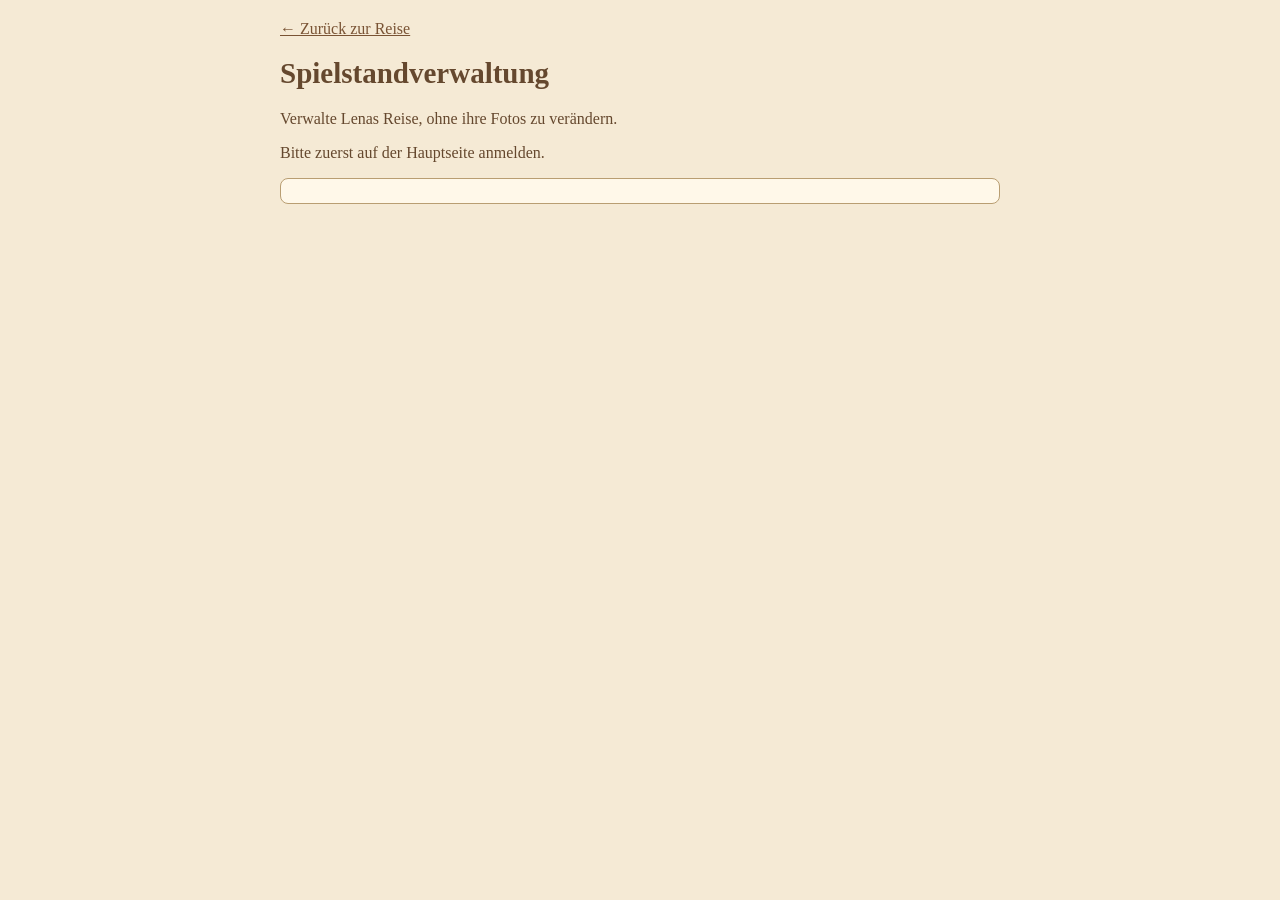
<file: verwaltung.html>
<!doctype html><html lang="de"><meta charset="utf-8"><meta name="viewport" content="width=device-width,initial-scale=1"><title>Luminara – Spielstandverwaltung</title><style>*{box-sizing:border-box}body{background:#f5ead5;color:#65482e;font:16px Georgia;max-width:760px;margin:auto;padding:20px}h1{font-size:29px}h2{font-size:21px}section{background:#fffaf0;border:1px solid #c9b18a;border-radius:14px;padding:18px;margin:16px 0}button,select,input{font:inherit}button,select{padding:10px;border:1px solid #b99e72;border-radius:8px;margin:4px 0;max-width:100%}button{background:#795334;color:white;cursor:pointer}button:disabled{opacity:.5}label{display:block;margin:10px 0}a{color:#795334}.days{display:grid;grid-template-columns:repeat(6,1fr);gap:6px}.day{padding:8px 2px;text-align:center;border-radius:6px;background:#eee3cf;font-size:13px}.done{background:#dce7cf;color:#39572e}small{display:block;line-height:1.5}#status{position:sticky;bottom:0;background:#fff8e9;padding:12px;border:1px solid #b99e72;border-radius:8px} [hidden]{display:none!important}</style><a href="./">← Zurück zur Reise</a><h1>Spielstandverwaltung</h1><p>Verwalte Lenas Reise, ohne ihre Fotos zu verändern.</p><p id="auth">Anmeldung wird geprüft …</p><main id="panel" hidden><section><h2>Aktueller Fortschritt</h2><p id="summary"></p><div class="days" id="days"></div><small>Grün = Stern gefunden. ✿ = Blume gesammelt.</small><button id="reload">Aktualisieren</button></section><section><h2>Reise an einem bestimmten Tag fortsetzen</h2><label>Weiter geht es am <select id="day"></select></label><label><input type="checkbox" id="flowers" checked> Blumen der vorherigen Tage als gesammelt markieren</label><p id="preview"></p><small>Die vorherigen Sternenfelder und Reisestationen werden freigeschaltet. Die einzelnen Spielverläufe werden nicht künstlich nachgebildet. Der ausgewählte Tag und spätere Rätsel beginnen neu. Die Datumssperre bleibt bestehen.</small><button id="resume">Spielstand einstellen</button></section><section><h2>Frühere Sicherung wiederherstellen</h2><p>Vor jeder Änderung wird der vollständige aktuelle Stand gesichert.</p><select id="snap"></select><p id="snapinfo"></p><button id="restore">Sicherung wiederherstellen</button><button id="backup">Jetzt Sicherung anlegen</button><button id="export">Sicherung herunterladen</button></section></main><p id="status" role="status"></p><script src="config.js?v=62"></script><script>
const base='https://cabauhsfbmprcdvjzpry.supabase.co',key='sb_publishable_TLaNvdawn823Iwlz_miQ2g_N0Eep5py',uid='884ef975-7565-4266-8984-8267d0eb9e20',star='verschollene-blueten-geloest-v1',flower='advent_blumen_gefunden';let session,rows=[],snaps=[],busy=false;const $=id=>document.getElementById(id),answers=window.STERNEN_LOESUNGEN;const keys=['advent-tag1-worldle-marokko-v1','advent-tag9-morse-v1','advent-tag4-contexto-v2','advent-tag7-labyrinth-v1','advent-tag12-prophezeiung-v1','advent-tag6-altersraetsel-v2','advent-tag5-sizeitup-v1','advent-tag8-bootsfahrt-v1','advent-tag14-anamorphose-v1','advent-tag15-qr-v1','advent-tag11-moire-v6','advent-tag3-wordle-v2','advent-tag16-dunkelspur-v1','advent-tag2-strands-v2','advent-tag15-website-secret-v1','advent-basar17-v2','advent-career17-v3','advent-tag22-puzzle-v1','advent-tag19-gleisnetz-v4','advent-tag10-detektiv-v5','advent-tag21-zitronenbotschaft-v1','advent-tag19-krillion-v1','advent-tag23-umschlag-v1','advent-tag24-finale-v1'];
async function api(path,opt={}){if(!path.startsWith('/auth/')&&session?.expires_at*1000<Date.now()+60000){session=await api('/auth/v1/token?grant_type=refresh_token',{method:'POST',body:JSON.stringify({refresh_token:session.refresh_token})});localStorage.setItem('luminara-auth-session',JSON.stringify(session));}const r=await fetch(base+path,{...opt,headers:{apikey:key,...(session?{Authorization:'Bearer '+session.access_token}:{}),'Content-Type':'application/json',...opt.headers}});if(!r.ok)throw Error('Anfrage fehlgeschlagen ('+r.status+'). Bitte erneut versuchen.');const t=await r.text();return t?JSON.parse(t):null}
const contents=()=>Object.fromEntries(rows.map(r=>[r.state_key,r.payload]));function parse(v,f){try{return typeof v==='string'?JSON.parse(v):v??f}catch{return f}}function stats(c){const s=parse(c[star],{}),f=parse(c[flower],[]);return {s,f,n:Object.keys(answers).filter(d=>s[d]===answers[d]).length}}
function describe(c){const a=stats(c);return a.n+' von 24 Sternen · '+a.f.length+' Blumen'}
function preview(){const d=Number($('day').value);$('preview').textContent=d===1?'Die Reise beginnt von vorne.':'Tag 1 bis '+(d-1)+' abgeschlossen. Weiter bei Tag '+d+'.'}
function snapinfo(){const s=snaps[Number($('snap').value)];$('snapinfo').textContent=s?describe(s.contents):'Noch keine vollständige Sicherung vorhanden.';$('restore').disabled=!s}
async function load(){rows=await api('/rest/v1/luminara_progress?user_id=eq.'+uid+'&select=*');snaps=await api('/rest/v1/luminara_snapshots?user_id=eq.'+uid+'&select=*&order=id.desc&limit=100');const a=stats(contents());$('summary').textContent=describe(contents());$('days').replaceChildren(...Array.from({length:24},(_,i)=>{const d=i+1,e=document.createElement('div');e.className='day'+(a.s[d]===answers[d]?' done':'');e.textContent=d+(a.s[d]===answers[d]?' ✓':'')+(a.f.includes(d)?' ✿':'');return e}));$('snap').replaceChildren(...snaps.map((s,i)=>new Option(new Date(s.saved_at).toLocaleString('de-DE')+' – '+s.label+' – '+describe(s.contents),i)));snapinfo()}
async function run(fn){if(busy)return;busy=true;$('status').textContent='Bitte warten …';try{await fn();$('status').textContent='Erfolgreich gespeichert.'}catch(e){$('status').textContent=e.message}finally{busy=false}}
async function restore(c,label){await api('/rest/v1/rpc/luminara_admin_restore',{method:'POST',body:JSON.stringify({target:uid,desired:c,reason:label})});await load()}
$('day').replaceChildren(...Array.from({length:24},(_,i)=>new Option((i+1)+'. Dezember',i+1)));$('day').onchange=preview;preview();$('snap').onchange=snapinfo;$('reload').onclick=()=>run(load);$('resume').onclick=()=>{const d=Number($('day').value);if(!confirm('Lenas Spielstand auf Tag '+d+' einstellen? Bitte Lena vorher die Website schließen lassen.'))return;run(async()=>{await load();const c=contents(),s={};for(let i=1;i<d;i++)s[i]=answers[i];c[star]=JSON.stringify(s);c[flower]=JSON.stringify($('flowers').checked?Array.from({length:d-1},(_,i)=>i+1):stats(c).f.filter(x=>x<d));for(let i=d;i<=24;i++){delete c[keys[i-1]];if(i===1)delete c['advent-tag1-flagle-v1'];if(i===22){delete c[keys[i-1]+'-solved'];delete c[keys[i-1]+'-level1']}if(i===16)delete c['advent-basar17-v1'];}await restore(c,'Vor Änderung auf Tag '+d)})};$('restore').onclick=()=>{const s=snaps[Number($('snap').value)];if(s&&confirm('Diese Sicherung wiederherstellen? Lena sollte die Website vorher schließen.'))run(()=>restore(s.contents,'Vor Wiederherstellung'))};$('backup').onclick=()=>run(async()=>{await load();await api('/rest/v1/luminara_snapshots',{method:'POST',body:JSON.stringify({user_id:uid,label:'Manuelle Sicherung',contents:contents()})});await load()});$('export').onclick=()=>{const a=document.createElement('a');a.href=URL.createObjectURL(new Blob([JSON.stringify(contents())],{type:'application/json'}));a.download='luminara-sicherung.json';a.click();setTimeout(()=>URL.revokeObjectURL(a.href),30000)};
(async()=>{try{session=JSON.parse(localStorage.getItem('luminara-auth-session')||'null');if(!session)throw Error('Bitte zuerst auf der Hauptseite anmelden.');const m=await api('/rest/v1/luminara_members?select=role&user_id=eq.'+session.user.id);if(m[0]?.role!=='owner')throw Error('Nur dein Verwaltungskonto hat Zugriff.');await load();$('auth').textContent='✓ Als Verwalter angemeldet';$('panel').hidden=false}catch(e){$('auth').textContent=e.message}})();
</script></html>
</file>
<file: style.css>
@import url('https://fonts.googleapis.com/css2?family=Cormorant+Garamond:ital,wght@0,400;0,500;0,600;0,700;1,400;1,500;1,600&family=Great+Vibes&display=swap');
:root { color-scheme: light; --ink:#593820; --gold:#b78a4a; --darkgold:#805020; --green:#dbe5c9; --red:#f3d5d0; }
* { box-sizing:border-box; }
html { background:#e3d2b3; }
body { margin:0; color:var(--ink); font:20px 'Cormorant Garamond',Georgia,serif; }
button,select { font:inherit; }
.page {
  position:relative; max-width:1060px; min-height:100vh; margin:0 auto;
  padding:80px 0 55px; overflow:hidden;
  background:#eeddbd url('reise-hintergrund-neu.webp') center top / 100% 100% no-repeat;
  box-shadow:0 0 35px #54331345;
}
.top-florals {
  position:absolute; top:0; left:0; right:0; height:125px;
  background:url('blumen-girlande.webp') center top / 100% auto no-repeat;
  pointer-events:none; z-index:2;
}
.paper {
  position:relative; z-index:1; width:68%; margin:0 auto;
  padding:35px 24px 28px;
  background:radial-gradient(ellipse at 50% 25%,#fff8e9f7 0%,#f8e7cafa 85%,#ecd4a9f9 100%);
  border:1px solid #b78949;
  outline:1px solid #d4ae70; outline-offset:-9px;
  box-shadow:0 0 0 5px #fff0d08a,0 12px 35px #52310c48;
  text-align:center;
}
.paper::before,.paper::after {
  content:'❦'; position:absolute; color:#b78a4a; font-size:30px;
}
.paper::before { top:7px; left:14px; }
.paper::after { bottom:7px; right:14px; transform:rotate(180deg); }
.hero { padding:20px 0 13px; }
.compass { color:#9c692e; font-size:21px; letter-spacing:4px; }
.eyebrow { margin:12px 0 5px; font-size:14px; letter-spacing:.15em; text-transform:uppercase; color:#956d3d; }
h1 { margin:12px auto 13px; max-width:650px; font:400 clamp(38px,5.5vw,70px)/.98 'Great Vibes',cursive; color:#764318; text-shadow:1px 2px 0 #fff3dc; }
h1 span { display:block; }
.subtitle { max-width:450px; margin:17px auto; font-size:clamp(18px,2.3vw,26px); line-height:1.13; font-weight:600; color:#653c1d; }
.ornament { color:#b78a4a; margin:18px auto; font-size:22px; letter-spacing:3px; }
.game { position:relative; margin:12px auto 0; padding:20px 16px 23px; border:1px solid #c99d63; background:#fff7e9b8; box-shadow:0 3px 18px #8c602620; }
.game::before,.game::after { content:'❧'; position:absolute; color:#b78a4a; font-size:23px; }
.game::before { top:0; left:6px; }.game::after { bottom:0; right:6px; transform:rotate(180deg); }
h2 { margin:4px auto 17px; font-size:clamp(17px,2.2vw,24px); line-height:1.18; letter-spacing:.10em; text-transform:uppercase; font-weight:600; }
.day-nav { display:flex; justify-content:center; align-items:center; width:100%; max-width:410px; margin:auto; border:1px solid #bc8c4b; background:#f2dcbb; padding:5px; }
.day-nav button { flex:0 0 38px; border:0; background:transparent; color:#815023; cursor:pointer; font:22px Georgia,serif; padding:8px 4px; }
.day-nav button:disabled { opacity:.28; cursor:default; }
.day-nav select { flex:1; min-width:0; text-align:center; border:0; background:transparent; color:#593820; font-style:italic; font-size:clamp(21px,3vw,28px); outline-offset:4px; }
.instruction { margin:17px auto; font-size:clamp(17px,2.2vw,21px); font-style:italic; line-height:1.3; }
.board { display:grid; grid-template-columns:repeat(6,minmax(0,1fr)); gap:7px; }
.cell { position:relative; min-width:0; aspect-ratio:1; border:1px solid #b78a4a; outline:1px solid #e3c89d; outline-offset:-5px; background:#fff9eb; color:#593820; font-size:clamp(15px,2.7vw,27px); font-weight:600; cursor:pointer; transition:background .12s; }
.cell::before,.cell::after { content:'❧'; position:absolute; color:#c7a06a; font-size:10px; line-height:1; }
.cell::before { top:3px; left:3px; }.cell::after { bottom:3px; right:3px; transform:rotate(180deg); }
.cell:hover { background:#fff0d2; }.cell:focus-visible { outline:3px solid #76501e; outline-offset:2px; }
.cell.solved,.cell.correct { background:var(--green); border-color:#82966a; }.cell.wrong { background:var(--red); border-color:#b6685f; }
.tick { position:absolute; right:3px; top:1px; font:700 15px Georgia,serif; color:#567248; }
.feedback { display:flex; align-items:center; justify-content:center; min-height:56px; margin:18px 0 9px; padding:8px; border:1px solid #d2ad73; background:#f6e7d0; font-size:clamp(15px,2vw,20px); font-style:italic; }
.feedback.success { background:#e6ecd8; border-color:#8e9d76; }.feedback.error { background:#f6e2dc; border-color:#bc8175; }
.progress { margin:12px 0 0; font-size:18px; color:#866c49; }
footer { margin:26px auto 6px; font-size:clamp(18px,2vw,23px); font-style:italic; line-height:1.25; }
footer p { margin:0; }
.sr-only { position:absolute; width:1px; height:1px; padding:0; margin:-1px; overflow:hidden; clip:rect(0,0,0,0); white-space:nowrap; border:0; }
@media(max-width:680px) {
  .page { padding:62px 0 30px; background-size:100% 100%; }
  .top-florals { height:78px; }
  .paper { width:84%; padding:25px 11px 22px; outline-offset:-6px; }
  .hero { padding:10px 0 5px; }
  .compass { font-size:15px; letter-spacing:1px; }
  .eyebrow { font-size:10px; margin-top:9px; }
  h1 { font-size:clamp(37px,9.8vw,58px); line-height:.99; margin:12px 0; }
  .subtitle { font-size:19px; margin:14px 0; }
  .ornament { margin:12px 0; font-size:17px; letter-spacing:1px; }
  .game { padding:17px 7px 17px; }
  h2 { font-size:17px; letter-spacing:.07em; }
  .day-nav { padding:3px; }.day-nav button { flex-basis:28px; font-size:18px; }
  .day-nav select { font-size:22px; }
  .instruction { font-size:17px; margin:15px 0; }
  .board { gap:4px; }.cell { font-size:clamp(13px,3.4vw,19px); outline-offset:-3px; }
  .cell::before,.cell::after { font-size:7px; }.tick { font-size:11px; }
  .feedback { font-size:16px; min-height:58px; }.progress { font-size:15px; }
  footer { font-size:18px; }
}
@media(max-width:365px) { .paper { width:88%; }.game { padding-left:5px; padding-right:5px; }.board { gap:3px; } }

/* Adventsfreigabe und animiertes Erinnerungs-Polaroid */
.unlock-hint { margin: 11px 0 3px; color:#926a3d; font-size:16px; font-style:italic; }
.day-nav select option:disabled { color:#aaa099; }
.cell:disabled { cursor:not-allowed; opacity:.55; }
.photo-overlay[hidden] { display:none !important; }
.photo-open { overflow:hidden; }
.photo-overlay {
  position:fixed; inset:0; z-index:1000; display:flex; align-items:center; justify-content:center;
  padding:22px; background:#23170dcc; backdrop-filter:blur(5px);
  animation:fade-in .3s ease-out both;
}
.polaroid {
  position:relative; width:min(88vw,390px); padding:15px 15px 24px;
  background:#fffaf0; border:1px solid #e1c99e;
  box-shadow:0 16px 55px #100a0880, 0 0 0 7px #fff9eb25;
  transform-origin:50% 85%; animation:polaroid-rise .8s cubic-bezier(.17,.8,.2,1.1) both;
}
.polaroid-image { overflow:hidden; background:#e6d8c4; aspect-ratio:3/4; }
.polaroid-image img { width:100%; height:100%; object-fit:cover; object-position:center; display:block; }
.polaroid-caption { margin:17px 10px 2px; font:italic 500 24px/1.2 'Cormorant Garamond',Georgia,serif; color:#6c4425; text-align:center; }
.polaroid-stars { position:absolute; top:-38px; left:-15px; right:-15px; color:#f7d58d; text-align:center; font-size:30px; letter-spacing:25px; text-shadow:0 0 15px #fff2bd; pointer-events:none; animation:twinkle 1.8s ease-in-out infinite alternate; }
.close-photo { position:absolute; top:-18px; right:-17px; width:42px; height:42px; border-radius:50%; border:1px solid #b68c54; background:#fff8e9; color:#7b4c25; font:32px/1 Georgia,serif; cursor:pointer; z-index:2; box-shadow:0 2px 9px #0003; }
.close-photo:focus-visible { outline:3px solid #d49d47; outline-offset:3px; }
@keyframes polaroid-rise { from { opacity:0; transform:translateY(160px) scale(.45) rotate(-16deg); } 65% { opacity:1; } to { opacity:1; transform:translateY(0) scale(1) rotate(-2deg); } }
@keyframes fade-in { from { opacity:0; } to { opacity:1; } }
@keyframes twinkle { from { opacity:.45; transform:scale(.92); } to { opacity:1; transform:scale(1.1); } }
@media (max-width:680px) { .unlock-hint { font-size:13px; } .polaroid { width:min(82vw,350px); padding:12px 12px 20px; } .polaroid-caption { font-size:21px; } }
@media (prefers-reduced-motion:reduce) { .polaroid,.photo-overlay,.polaroid-stars { animation:none !important; } }


/* --- Zugangstor im Stil des Buchcovers --- */
[hidden] { display:none !important; }
.password-gate {
  position:relative; isolation:isolate; min-height:100svh; max-width:1060px; margin:auto;
  display:flex; align-items:center; justify-content:center; padding:75px 18px;
  background:#e9d6b4 url('reise-hintergrund-neu.webp') center center / 100% 100% no-repeat;
  box-shadow:0 0 35px #54331345;
}
.gate-florals { position:absolute; inset:0 0 auto; height:125px; z-index:1; pointer-events:none;
  background:url('blumen-girlande.webp') center top / 100% auto no-repeat; }
.gate-paper {
  position:relative; z-index:2; width:min(100%,560px); padding:35px 35px 30px;
  background:radial-gradient(ellipse at 50% 20%,#fff9eefa,#f4dfbcfc);
  border:1px solid #b78949; outline:1px solid #d4ae70; outline-offset:-9px;
  box-shadow:0 0 0 5px #fff0d08a,0 18px 55px #52310c77;
  text-align:center;
}
.gate-paper::before,.gate-paper::after { content:'❦'; position:absolute; color:#b78a4a; font-size:28px; }
.gate-paper::before { left:14px; top:8px; }.gate-paper::after { right:14px; bottom:8px; transform:rotate(180deg); }
.gate-compass { font-size:21px; color:#9c692e; letter-spacing:3px; }
.gate-eyebrow { font-size:14px; text-transform:uppercase; letter-spacing:.13em; color:#956d3d; margin:15px 0; }
.gate-title { font-size:clamp(39px,6.8vw,69px); line-height:1; margin:12px auto; }
.gate-divider { color:#b78a4a; margin:20px auto; letter-spacing:3px; }
.gate-intro { font-size:clamp(19px,2.7vw,25px); line-height:1.25; margin:15px auto 22px; }
.gate-form { display:grid; gap:12px; max-width:365px; margin:auto; }
.gate-form label { font-size:24px; font-weight:600; }
.gate-form input {
  width:100%; padding:12px 14px; border:1px solid #b78a4a; border-radius:2px;
  color:#593820; background:#fffaf1; text-align:center; font:italic 23px 'Cormorant Garamond',Georgia,serif;
}
.gate-form button {
  cursor:pointer; padding:12px 16px; background:#805020; color:#fff4df; border:1px solid #c99d63;
  font:600 21px 'Cormorant Garamond',Georgia,serif; letter-spacing:.03em;
}
.gate-form button:hover { background:#9a682e; }
.gate-form input:focus-visible,.gate-form button:focus-visible { outline:3px solid #d5a65a; outline-offset:3px; }
.gate-error { color:#9d3c33; min-height:1.1em; font-size:17px; margin:0; }
.gate-footnote { margin:17px auto 0; font-style:italic; color:#8b6940; font-size:18px; }

/* --- Legendäre Karten-Enthüllung: Licht, Rotation, Polaroid --- */
.photo-overlay { isolation:isolate; overflow:hidden; perspective:1200px; background:#130e17e8; }
.legendary-burst { position:absolute; z-index:-1; width:min(130vw,950px); aspect-ratio:1; border-radius:50%;
  background:repeating-conic-gradient(from 0deg,#ffe69c70 0deg 7deg,transparent 7deg 18deg);
  filter:blur(4px); opacity:0; pointer-events:none; }
.legendary-rings { position:absolute; z-index:-1; width:min(100vw,680px); aspect-ratio:1; border-radius:50%;
  border:5px solid #ffe9a8; box-shadow:0 0 25px #fff0b9,0 0 80px #ffc34e, inset 0 0 45px #ffd783;
  opacity:0; pointer-events:none; }
.legendary-sparks { position:absolute; inset:0; pointer-events:none; overflow:hidden; }
.legendary-sparks span { position:absolute; top:50%; left:50%; font-size:clamp(20px,5vw,40px); color:#ffdf86;
  text-shadow:0 0 12px #fff,0 0 30px #f6a933; opacity:0; }
.legendary-sparks span:nth-child(1) { --x:-37vw;--y:-32vh;--delay:.1s; }
.legendary-sparks span:nth-child(2) { --x:33vw;--y:-26vh;--delay:.2s; }
.legendary-sparks span:nth-child(3) { --x:-28vw;--y:24vh;--delay:.28s; }
.legendary-sparks span:nth-child(4) { --x:35vw;--y:33vh;--delay:.35s; }
.legendary-sparks span:nth-child(5) { --x:-9vw;--y:-40vh;--delay:.45s; }
.legendary-sparks span:nth-child(6) { --x:13vw;--y:39vh;--delay:.5s; }
.legendary-sparks span:nth-child(7) { --x:-40vw;--y:3vh;--delay:.6s; }
.legendary-sparks span:nth-child(8) { --x:41vw;--y:-3vh;--delay:.7s; }
.legendary-sparks span:nth-child(9) { --x:-21vw;--y:-18vh;--delay:.8s; }
.legendary-sparks span:nth-child(10) { --x:22vw;--y:19vh;--delay:.9s; }
.legendary-sparks span:nth-child(11) { --x:4vw;--y:-34vh;--delay:1s; }
.legendary-sparks span:nth-child(12) { --x:-4vw;--y:34vh;--delay:1.1s; }
.photo-overlay.legendary-play .legendary-burst { animation:legend-rays 2.5s ease-out both; }
.photo-overlay.legendary-play .legendary-rings { animation:legend-ring 2.2s ease-out both; }
.photo-overlay.legendary-play .legendary-sparks span { animation:legend-spark 1.6s ease-out var(--delay) both; }
.photo-overlay.legendary-play .polaroid { animation:legend-card 2.2s cubic-bezier(.2,.75,.2,1) both; backface-visibility:hidden; }
.photo-overlay.legendary-play .polaroid-image { animation:legend-image 2.2s ease-out both; }
@keyframes legend-rays { 0%{opacity:0;transform:scale(.05) rotate(0)} 35%{opacity:.9;transform:scale(.85) rotate(90deg)} 75%{opacity:.5;transform:scale(1.3) rotate(190deg)} 100%{opacity:.13;transform:scale(1.7) rotate(240deg)} }
@keyframes legend-ring { 0%{opacity:0;transform:scale(.05)} 35%{opacity:1;transform:scale(.55)} 65%{opacity:.8;transform:scale(1)} 100%{opacity:0;transform:scale(1.6)} }
@keyframes legend-spark { 0%{opacity:0;transform:translate(-50%,-50%) scale(.2)} 25%{opacity:1} 100%{opacity:0;transform:translate(calc(-50% + var(--x)),calc(-50% + var(--y))) scale(1.3) rotate(180deg)} }
@keyframes legend-card {
  0% {opacity:0;transform:translateY(260px) scale(.12) rotate(-28deg) rotateY(0deg);filter:brightness(3) blur(7px)}
  20% {opacity:1;transform:translateY(90px) scale(.38) rotate(12deg) rotateY(180deg);filter:brightness(2.2) blur(1px)}
  43% {transform:translateY(-45px) scale(.82) rotate(-9deg) rotateY(360deg);filter:brightness(1.65)}
  64% {transform:translateY(-35px) scale(1.12) rotate(8deg) rotateY(540deg);filter:brightness(1.3)}
  82% {transform:translateY(14px) scale(.95) rotate(-5deg) rotateY(700deg);filter:brightness(1)}
  100% {opacity:1;transform:translateY(0) scale(1) rotate(-2deg) rotateY(720deg);filter:none}
}
@keyframes legend-image { 0%,38%{filter:brightness(1.9) saturate(1.5)} 100%{filter:none} }
@media(max-width:680px) { .password-gate {padding:70px 18px;background-size:100% 100%;} .gate-florals{height:80px;} .gate-paper{padding:28px 18px 22px;width:min(100%,440px);} .gate-title{font-size:clamp(39px,9.2vw,55px);} .gate-intro{font-size:20px;} .gate-form label{font-size:22px;} }
@media(prefers-reduced-motion:reduce) { .photo-overlay.legendary-play .legendary-burst,.photo-overlay.legendary-play .legendary-rings,.photo-overlay.legendary-play .legendary-sparks span,.photo-overlay.legendary-play .polaroid,.photo-overlay.legendary-play .polaroid-image {animation:none !important;} }


/* MAGISCHE POLAROID-ENTHÜLLUNG – 5 SEKUNDEN */
.reveal-shell {
  position:relative;
  z-index:5;
  width:min(88vw,390px);
  /* Die Höhe richtet sich nach Foto UND Beschriftung. */
  height:auto;
  aspect-ratio:auto;
  max-width:390px;
}
.reveal-shell .polaroid {
  width:100%; height:auto;
  transform:rotate(-2deg);
  transform-origin:center;
  animation:none !important;
  opacity:1 !important;
  filter:none !important;
  overflow:visible;
}
.reveal-card-back { display:none !important; }
.photo-overlay.legendary-play .reveal-shell {
  animation:magic-rise 5s cubic-bezier(.2,.65,.25,1) both;
}
@keyframes magic-rise {
  0% {opacity:0;transform:translateY(170px) scale(.45)}
  18% {opacity:1;transform:translateY(55px) scale(.76)}
  42% {transform:translateY(-15px) scale(.96)}
  76% {transform:translateY(-10px) scale(1.06)}
  100% {opacity:1;transform:translateY(0) scale(1)}
}
/* Weiße Abdeckung: sichtbarer Bereich beginnt unten und schrumpft
   nach unten, sodass das Foto von oben nach unten erscheint. */
.photo-overlay.legendary-play .polaroid::after {
  content:'';
  position:absolute;
  inset:0;
  z-index:10;
  pointer-events:none;
  background:radial-gradient(ellipse at 50% 20%,#fff 0%,#fffdf6 45%,#f4e8d5 100%);
  box-shadow:inset 0 0 50px #fff,0 0 30px #fff6d8;
  animation:magic-curtain 5s linear both;
}
@keyframes magic-curtain {
  0%,22% {clip-path:inset(0 0 0 0)}
  35% {clip-path:inset(14% 0 0 0)}
  50% {clip-path:inset(35% 0 0 0)}
  65% {clip-path:inset(58% 0 0 0)}
  80% {clip-path:inset(82% 0 0 0)}
  92%,100% {clip-path:inset(100% 0 0 0)}
}
/* Funkelnde Lichtkante folgt exakt der wandernden Vorhangkante. */
.photo-overlay.legendary-play .polaroid::before {
  content:'✦  ✧  ✦  ✧  ✦';
  position:absolute;
  left:-8%; top:-28px;
  width:116%; height:56px;
  z-index:11;
  display:flex;
  align-items:center;
  justify-content:center;
  pointer-events:none;
  white-space:nowrap;
  color:#ffe9a3;
  font-size:clamp(15px,4vw,27px);
  letter-spacing:7px;
  text-shadow:0 0 5px #fff,0 0 12px #fff,0 0 25px #ffcf66;
  background:radial-gradient(ellipse at center,#ffffffd9 0%,#ffe6a970 30%,transparent 70%);
  animation:magic-sparkle-edge 5s linear both;
}
@keyframes magic-sparkle-edge {
  0%,22% {top:-28px;opacity:0}
  26% {opacity:1}
  35% {top:calc(14% - 28px)}
  50% {top:calc(35% - 28px)}
  65% {top:calc(58% - 28px)}
  80% {top:calc(82% - 28px);opacity:1}
  92% {top:calc(100% - 28px);opacity:1}
  100% {top:100%;opacity:0}
}
/* Vorhandener rotierender Lichtkreis bleibt, für fünf Sekunden. */
.photo-overlay.legendary-play .legendary-burst {
  animation:magic-rays 5s linear both;
}
@keyframes magic-rays {
  0% {opacity:0;transform:scale(.4) rotate(0deg)}
  20% {opacity:.55;transform:scale(.9) rotate(110deg)}
  60% {opacity:.8;transform:scale(1.15) rotate(350deg)}
  90% {opacity:.85;transform:scale(1.3) rotate(530deg)}
  100% {opacity:.16;transform:scale(1.45) rotate(600deg)}
}
.photo-overlay.legendary-play .legendary-rings {
  animation:magic-ring 5s ease-in-out both;
}
@keyframes magic-ring {
  0% {opacity:0;transform:scale(.3)}
  35% {opacity:.65;transform:scale(.85)}
  80% {opacity:.9;transform:scale(1.2)}
  100% {opacity:0;transform:scale(1.6)}
}
.photo-overlay.legendary-play .legendary-sparks span {
  animation:magic-spark 5s ease-out var(--delay) both;
}
@keyframes magic-spark {
  0%,10% {opacity:0;transform:translate(-50%,-50%) scale(.2)}
  25% {opacity:1}
  75% {opacity:.8}
  100% {opacity:0;transform:translate(calc(-50% + var(--x)),calc(-50% + var(--y))) scale(1.4) rotate(180deg)}
}
.legendary-fog {
  position:absolute;
  z-index:6;
  width:145vw;height:90vh;
  left:50%;top:50%;
  border-radius:50%;
  pointer-events:none;
  background:radial-gradient(ellipse at 24% 50%,#fff4d4b8,transparent 36%),radial-gradient(ellipse at 66% 36%,#ddd4f1a8,transparent 40%),radial-gradient(ellipse at 48% 65%,#f9e4c8ba,transparent 44%);
  filter:blur(40px);
  opacity:0;
}
.photo-overlay.legendary-play .fog-one {animation:magic-mist-left 5s ease-in-out both}
.photo-overlay.legendary-play .fog-two {animation:magic-mist-right 5s ease-in-out both}
@keyframes magic-mist-left {
  0% {opacity:0;transform:translate(-68%,-42%) scale(.6)}
  20% {opacity:.45}
  65% {opacity:.55;transform:translate(-35%,-56%) scale(1.15)}
  100% {opacity:0;transform:translate(-18%,-55%) scale(1.45)}
}
@keyframes magic-mist-right {
  0% {opacity:0;transform:translate(-28%,-60%) scale(.65)}
  25% {opacity:.4}
  70% {opacity:.5;transform:translate(-67%,-43%) scale(1.2)}
  100% {opacity:0;transform:translate(-80%,-40%) scale(1.5)}
}
.legendary-flash {display:none !important}
.photo-overlay.legendary-play .polaroid-image::after {display:none !important}
.photo-overlay.legendary-play .polaroid-image {animation:none !important}
.photo-overlay.legendary-play .polaroid-caption,
.photo-overlay.legendary-play .polaroid-stars,
.photo-overlay.legendary-play .close-photo {animation:magic-details 5s both}
@keyframes magic-details {0%,87% {opacity:0}100% {opacity:1}}

.reveal-all-button {
  margin:18px auto 2px;
  padding:9px 22px;
  background:linear-gradient(#f9e9c6,#e6c590);
  border:1px solid #a9793c;
  color:#69401c;
  font-size:19px;
  font-weight:700;
  letter-spacing:.025em;
  box-shadow:0 3px 8px #6d461d24;
  cursor:pointer;
}
.reveal-all-button:hover {background:#fff0ce;}
.reveal-all-button:focus-visible {outline:3px solid #a9793c;outline-offset:3px;}
.cell {overflow:hidden; transform-style:preserve-3d;}
.cell.mini-revealed {animation:mini-turn .85s ease both;}
.cell .mini-photo {
  position:absolute;
  inset:0;
  width:100%;
  height:100%;
  object-fit:cover;
  z-index:2;
  border:2px solid #fff5d9;
  animation:mini-picture .85s both;
}
.cell.mini-revealed::before,.cell.mini-revealed::after {display:none;}
@keyframes mini-turn {
  0% {transform:rotateY(0deg)}
  50% {transform:rotateY(90deg)}
  100% {transform:rotateY(360deg)}
}
@keyframes mini-picture {
  0%,49% {opacity:0}
  50%,100% {opacity:1}
}

@media(max-width:680px) {
  .reveal-shell {width:min(82vw,350px)}
  .reveal-all-button {font-size:16px;padding:9px 16px}
}
@media(prefers-reduced-motion:reduce) {
  .photo-overlay.legendary-play .reveal-shell,
  .photo-overlay.legendary-play .legendary-fog,
  .photo-overlay.legendary-play .legendary-burst,
  .photo-overlay.legendary-play .legendary-rings,
  .photo-overlay.legendary-play .legendary-sparks span,
  .photo-overlay.legendary-play .polaroid-caption,
  .photo-overlay.legendary-play .polaroid-stars,
  .photo-overlay.legendary-play .close-photo,
  .cell.mini-revealed,.cell .mini-photo {animation:none !important}
  .photo-overlay.legendary-play .polaroid::before,
  .photo-overlay.legendary-play .polaroid::after {display:none !important}
}

/* POLAROID-FORMATKORREKTUR – vollständiges Foto + vollständiger Unterrand */
.photo-overlay .reveal-shell {
  width:min(88vw, 390px, calc((100dvh - 110px) * .69));
  max-width:390px;
  height:auto;
  aspect-ratio:auto;
  flex:none;
}
.photo-overlay .reveal-shell .polaroid {
  box-sizing:border-box;
  width:100%;
  height:auto;
  min-height:0;
  overflow:visible;
  padding:clamp(8px, 3vw, 15px) clamp(8px, 3vw, 15px) clamp(14px, 4vw, 24px);
}
.photo-overlay .reveal-shell .polaroid-image {
  width:100%;
  height:auto;
  aspect-ratio:3 / 4;
  overflow:hidden;
}
.photo-overlay .reveal-shell .polaroid-image img {
  display:block;
  width:100%;
  height:100%;
  object-fit:contain;
}
.photo-overlay .reveal-shell .polaroid-caption {
  position:relative;
  display:block;
  margin:clamp(8px, 2.5vw, 17px) 4px 0;
  padding:0;
  line-height:1.25;
  white-space:normal;
}
/* Vorhangkante bleibt an den äußeren Polaroidmaßen ausgerichtet. */
.photo-overlay.legendary-play .reveal-shell .polaroid::after {
  border-radius:0;
}
@media(max-width:680px) {
  .photo-overlay .reveal-shell {
    width:min(82vw, 350px, calc((100dvh - 100px) * .69));
  }
  .photo-overlay .reveal-shell .polaroid-caption {
    font-size:clamp(15px, 4.6vw, 21px);
  }
}

/* Finale: direktes Öffnen bereits aufgedeckter Fotos */
.photo-overlay:not(.legendary-play) .reveal-shell,
.photo-overlay:not(.legendary-play) .polaroid,
.photo-overlay:not(.legendary-play) .polaroid-caption,
.photo-overlay:not(.legendary-play) .polaroid-stars,
.photo-overlay:not(.legendary-play) .close-photo { animation:none !important; opacity:1 !important; }
.photo-overlay:not(.legendary-play) .polaroid::before,
.photo-overlay:not(.legendary-play) .polaroid::after { display:none !important; }
.photo-overlay:not(.legendary-play) .legendary-burst,
.photo-overlay:not(.legendary-play) .legendary-rings,
.photo-overlay:not(.legendary-play) .legendary-sparks,
.photo-overlay:not(.legendary-play) .legendary-fog { display:none !important; }
/* Im aufgedeckten Raster bleibt das Foto direkt sichtbar, ohne erneute Drehung. */
.cell.mini-revealed { animation:none !important; transform:none !important; }
.cell.mini-revealed .mini-photo { animation:none !important; opacity:1 !important; }
.final-actions { margin:18px auto; padding:12px 10px; border:1px solid #c49a60; background:#fff7e4; text-align:center; }
.final-actions p { margin:0 0 5px; font-style:italic; }
.test-complete { display:block; margin:12px auto 0; padding:6px 12px; border:1px dashed #b78a4a; background:#fff7e8; color:#815023; cursor:pointer; font-size:15px; }
.collage-view { position:relative; min-height:100svh; padding:42px 15px 65px; background:#e9d6b4 url('reise-hintergrund-neu.webp') center top / 100% 100% no-repeat; }
.collage-panel { max-width:760px; margin:0 auto; padding:24px 18px 35px; text-align:center; border:1px solid #b78949; outline:1px solid #d4ae70; outline-offset:-8px; background:#f8e9ccf5; box-shadow:0 15px 40px #54331355; }
.collage-ornament { color:#b78a4a; letter-spacing:8px; font-size:26px; }
.collage-panel h2 { font:400 clamp(38px,7vw,65px)/1.1 'Great Vibes',cursive; text-transform:none; letter-spacing:0; color:#764318; margin:10px 0; }
.collage-subtitle { margin:0 0 15px; font-style:italic; }
#collage-preview { display:block; width:100%; height:auto; margin:18px auto; border:1px solid #c49a60; box-shadow:0 8px 25px #54331355; }
.collage-buttons { display:flex; flex-wrap:wrap; gap:10px; justify-content:center; }
.collage-buttons button,.collage-buttons a { display:inline-block; cursor:pointer; padding:10px 15px; border:1px solid #a9793c; background:#805020; color:#fff7e7; font-size:18px; text-decoration:none; }
.collage-buttons button:hover,.collage-buttons a:hover { background:#9c682d; }
.collage-help { max-width:500px; margin:16px auto 0; font-size:16px; font-style:italic; }
@media(max-width:680px) { .collage-view{padding:18px 8px 40px} .collage-panel{padding:19px 12px 28px} .collage-buttons{flex-direction:column} }

/* V54: Reiseillustration proportional statt mit wachsender Seitenhöhe verzerren. */
.page {
  padding-top:clamp(24px, 5vw, 55px);
  background-image:linear-gradient(rgba(250,238,214,.10),rgba(250,238,214,.10)),url('reise-hintergrund-neu.webp');
  background-position:center top, center top;
  background-size:100% 100%,100% auto;
  background-repeat:no-repeat,repeat-y;
}
/* Die separate Blumengirlande überlagerte die Illustration. */
.top-florals { display:none !important; }
.password-gate {
  background-size:cover;
  background-position:center center;
}
.collage-view { background-size:cover; background-position:center top; background-repeat:no-repeat; }
@media(max-width:680px) {
  .page {padding-top:25px; background-size:100% 100%,100% auto;}
  .password-gate {background-size:cover;}
}


/* Sternentafel: Namen statt Koordinaten, die internen Loesungscodes bleiben erhalten. */
.board .cell{
 display:flex;flex-direction:column;align-items:center;justify-content:center;gap:2px;
 padding:5px 2px;border:1px solid #b99b65;border-radius:5px;
 background:radial-gradient(ellipse at 50% 16%,#fdf3d7 0%,#f6e6c3 54%,#e7d2aa 100%);
 box-shadow:inset 0 0 0 2px #fff9e5aa,0 2px 4px #52392224;
 color:#5c452d;text-shadow:0 1px #fff9e6;
 font-family:Georgia,'Times New Roman',serif;font-size:inherit;
}
.board .cell::before{content:'✦';top:4px;left:5px;color:#b38d51;font-size:9px}
.board .cell::after{content:'✧';bottom:4px;right:5px;color:#b38d51;font-size:9px;transform:none}
.board .cell:hover:not(:disabled){background:radial-gradient(ellipse at 50% 16%,#fff9e7,#f1dfb6);box-shadow:inset 0 0 0 2px #fff9e5,0 0 12px #dfbb7480}
.board .cell-star-name{display:block;width:100%;overflow-wrap:anywhere;hyphens:auto;text-align:center;font-size:clamp(8px,1.35vw,15px);line-height:1.1;font-weight:600;letter-spacing:-.025em}
.board .cell-test-day{display:block;font:normal clamp(8px,1vw,11px)/1.1 Georgia,serif;color:#94734c;opacity:.85}
.board .cell.solved,.board .cell.correct{background:var(--green);color:#29462f;text-shadow:none}
.board .cell.wrong{background:var(--red)}
.board .cell .tick{position:absolute;right:3px;bottom:2px;font-size:12px}
@media(max-width:600px){
 .board .cell{padding:4px 1px;border-radius:3px}
 .board .cell-star-name{font-size:clamp(7px,1.75vw,11px);letter-spacing:-.04em}
 .board .cell-test-day{font-size:8px}
 .board .cell::before,.board .cell::after{font-size:6px}
}


/* Tagesraetsel: zur Pergament- und Sternenwelt passendes Wordle */
.day3-quest{margin:14px 0 16px;padding:16px 10px;background:linear-gradient(145deg,#fdf4df,#ead4ac);border:1px solid #bc965d;box-shadow:inset 0 0 0 3px #fff8e4}
.day3-quest[hidden],.wordle-next[hidden],.wordle-overlay[hidden],#day3-route[hidden]{display:none!important}
.quest-mark{color:#ac8044;letter-spacing:.3em}
.day3-quest h3{margin:7px 0;font:600 23px 'Cormorant Garamond',Georgia,serif}
.day3-quest p{margin:8px auto;font-size:19px}
.day3-quest button,.wordle-next button{background:#75532f;color:#fff5df;border:1px solid #bda071;padding:10px 15px;cursor:pointer;border-radius:3px}
#day3-route{margin:12px auto 0;padding:12px;background:#fff8e8;border:1px solid #cfad79;line-height:1.5;overflow-wrap:anywhere}
#day3-route p{font-size:17px}
.wordle-overlay{position:fixed;inset:0;z-index:100000;background:#20180edb;display:flex;align-items:center;justify-content:center;padding:12px;overflow-y:auto}
.wordle-panel{position:relative;width:min(100%,510px);max-height:95vh;overflow-y:auto;padding:25px 15px;background:radial-gradient(ellipse at top,#fff8e9,#e9d4b0);border:2px solid #b58a4c;box-shadow:0 0 0 5px #ead3a5,0 15px 70px #0009;text-align:center}
.wordle-panel h2{margin:8px 0 6px;font-size:22px}.wordle-panel>p{margin:5px auto 14px;font-size:17px}
.wordle-close{position:absolute;right:8px;top:5px;border:0;background:transparent;font-size:32px;color:#684826;cursor:pointer}
.wordle-grid{display:grid;grid-template-columns:repeat(5,minmax(0,1fr));gap:5px;max-width:310px;margin:10px auto}
.wordle-tile{display:flex;align-items:center;justify-content:center;aspect-ratio:1;border:2px solid #bea477;background:#fff9e9;color:#493821;font:700 clamp(19px,5vw,28px) Georgia,serif}
.wordle-tile.correct,.wordle-keyboard button.correct{background:#628569;color:white;border-color:#4c7253}
.wordle-tile.present,.wordle-keyboard button.present{background:#c4a252;color:#fff;border-color:#a8893f}
.wordle-tile.absent,.wordle-keyboard button.absent{background:#918b82;color:#fff;border-color:#77736b}
.wordle-status{min-height:22px;font-size:17px}
.wordle-keyboard{margin:8px auto;max-width:440px}.wordle-keyrow{display:flex;justify-content:center;gap:3px;margin:4px auto}
.wordle-keyboard button{flex:1;min-width:0;max-width:40px;height:43px;border:1px solid #c5aa7e;border-radius:3px;background:#e8d9bd;color:#4d3824;font:600 clamp(12px,3.1vw,17px) Georgia,serif;cursor:pointer;padding:0}
.wordle-keyboard button.wordle-wide{max-width:52px;flex:1.3}
.wordle-next{margin:12px auto 0}.wordle-next p{font-size:17px}
.day3-pass-form{display:flex;flex-direction:column;align-items:center;gap:9px;margin-top:12px}
.day3-pass-form input{max-width:250px;width:100%;padding:10px;background:#fffaf0;border:1px solid #b58a4c;text-align:center;font:18px Georgia,serif}
.day3-pass-status{color:#8b413a}
@media(max-width:400px){.wordle-panel{padding:18px 8px}.wordle-grid{max-width:270px}.wordle-keyboard button{height:39px}}


/* Wordle: jedes Feld dreht sich zeitversetzt um die horizontale Achse. */
.wordle-tile{transform-style:preserve-3d;backface-visibility:visible}
.wordle-tile.wordle-flip{animation:wordle-reveal .58s ease-in-out both}
@keyframes wordle-reveal{
 0%{transform:rotateX(0deg)}
 48%{transform:rotateX(90deg);background:#fff9e9;color:#493821}
 52%{transform:rotateX(90deg)}
 100%{transform:rotateX(0deg)}
}
@media(prefers-reduced-motion:reduce){.wordle-tile.wordle-flip{animation:none}}


/* Strands: Sternenatlas auf Pergament, 8 x 7 Buchstaben mit kleinen Zahlen */
.day2-quest{margin:14px 0 16px;padding:16px 10px;background:linear-gradient(145deg,#fdf4df,#ead4ac);border:1px solid #bc965d;box-shadow:inset 0 0 0 3px #fff8e4}
.day2-quest[hidden],#day2-route[hidden],#strands-next[hidden]{display:none!important}
.day2-quest h3{margin:7px 0;font:600 23px 'Cormorant Garamond',Georgia,serif}
.day2-quest p{margin:8px auto;font-size:19px}
.day2-quest button,.strands-panel button:not(.strands-cell):not(.strands-close){background:#75532f;color:#fff5df;border:1px solid #bda071;padding:10px 15px;cursor:pointer;border-radius:3px}
.day2-quest #day2-route{margin:12px auto 0;padding:12px;background:#fff8e8;border:1px solid #cfad79;overflow-wrap:anywhere}
.strands-overlay{position:fixed;inset:0;z-index:100001;background:#20180ee0;display:flex;align-items:center;justify-content:center;padding:12px;overflow-y:auto}
.strands-panel{position:relative;width:min(100%,530px);max-height:96vh;overflow-y:auto;padding:22px 13px;background:radial-gradient(ellipse at top,#fff8e9,#e9d4b0);border:2px solid #b58a4c;box-shadow:0 0 0 5px #ead3a5,0 15px 70px #0009;text-align:center}
.strands-panel h2{margin:8px 0;font-size:22px}
.strands-subtitle{font-size:16px;line-height:1.3;margin:5px auto 12px}
.strands-close{position:absolute;top:4px;right:9px;font-size:32px;border:0;background:transparent;color:#684826;cursor:pointer}
.strands-counts{display:flex;justify-content:space-between;gap:8px;max-width:430px;margin:10px auto;font:600 15px Georgia,serif;color:#79512e}
.strands-grid{display:grid;grid-template-columns:repeat(8,minmax(0,1fr));gap:3px;width:min(100%,440px);margin:10px auto;touch-action:none;user-select:none;-webkit-user-select:none}
.strands-cell{position:relative;aspect-ratio:1;min-width:0;border:1px solid #c6a677;border-radius:50%;background:#fff9eb;color:#4b3924;cursor:crosshair;touch-action:none;display:flex;align-items:center;justify-content:center;transition:background .16s,transform .16s}
.strands-letter{font:600 clamp(14px,3.5vw,22px) Georgia,serif}
.strands-number{position:absolute;right:2px;bottom:1px;font:600 clamp(7px,1.6vw,10px) Georgia,serif;color:#8d7255}
.strands-cell.selected{background:#d3ad64;transform:scale(1.06);border-color:#886028}
.strands-cell.place-found{background:#b5d5c1;border-color:#6c9a78}
.strands-cell.span-found{background:#e4bc6a;border-color:#aa7934}
.strands-cell.hinted:not(.place-found):not(.span-found){outline:2px dashed #b88639;outline-offset:-2px}
.strands-current{min-height:25px;font:600 18px Georgia,serif;letter-spacing:.08em}
.strands-message{min-height:34px;font-size:16px;margin:6px auto}
#strands-hint-button:disabled{opacity:.5;cursor:not-allowed}
#strands-next{margin:13px auto 0;border-top:1px solid #d3b98d;padding-top:12px}
#strands-next p{font-size:17px}
.strands-pass-form{display:flex;flex-direction:column;align-items:center;gap:9px}
.strands-pass-form input{width:min(100%,250px);padding:10px;background:#fffaf0;border:1px solid #b58a4c;text-align:center;font:18px Georgia,serif}
@media(max-width:390px){.strands-panel{padding:17px 7px}.strands-grid{gap:2px}.strands-letter{font-size:14px}.strands-number{font-size:7px;right:1px}}

/* Schnelles Tippen ohne Doppeltipp-Zoom; Zwei-Finger-Zoom bleibt erlaubt. */
html,body,button,input,select,textarea,a,[role="button"],.wordle-keyboard,.strands-grid,.board{touch-action:manipulation}
/* Strands braucht Pointer-Drag statt Browser-Scroll innerhalb des Rasters. */
.strands-grid,.strands-cell{touch-action:none}

/* Strands: SVG liegt ueber dem Raster, ohne eine eigene Rasterzelle zu belegen. */
.strands-grid{position:relative}
.strands-lines{position:absolute;inset:0;width:100%;height:100%;pointer-events:none;overflow:visible;z-index:3}
.strands-cell{z-index:1}
.strands-cell.selected{z-index:2}

/* Zahlen bleiben trotz Verbindungslinien jederzeit klar lesbar. */
.strands-cell .strands-letter{position:relative;z-index:1}
.strands-cell .strands-number{z-index:5;background:#fffaf0;border:1px solid rgba(105,76,42,.2);border-radius:5px;padding:1px 3px;right:0;bottom:-3px;color:#3e2c1b;font-weight:700;line-height:1.1;box-shadow:0 1px 2px rgba(35,25,15,.18);pointer-events:none}
.strands-cell.place-found .strands-number{background:#e3f2e7}
.strands-cell.span-found .strands-number{background:#ffedbd}
.strands-cell.selected .strands-number{background:#fff3d5}
.strands-lines{z-index:2}

/* Tag 7: Labyrinth der Sterne */
.day7-quest{margin:18px auto;padding:20px 14px;border:1px solid #c5a16b;border-radius:16px;background:linear-gradient(150deg,#fff8e8,#f1e2c6);text-align:center;max-width:580px}
.day7-quest[hidden]{display:none}
.day7-quest h3{font-family:Georgia,serif;color:#6c4d2b}
.day7-quest button,.maze-panel button{border:1px solid #aa8652;border-radius:9px;background:#f5e7cb;color:#553b20;padding:10px 14px;font:600 15px Georgia,serif}
#day7-route{margin-top:12px}
.maze-overlay{position:fixed;inset:0;z-index:10010;display:flex;align-items:center;justify-content:center;padding:12px;background:rgba(17,23,37,.83);overflow-y:auto}
.maze-panel{position:relative;max-width:570px;width:100%;max-height:96dvh;overflow-y:auto;background:linear-gradient(150deg,#fff8e9,#eee0c6);border:2px solid #c29d65;border-radius:18px;box-shadow:0 15px 55px #0008;padding:18px 12px;text-align:center;color:#4e3824}
.maze-panel h2{font:600 clamp(22px,5vw,30px) Georgia,serif;margin:7px 0}
.maze-panel p{margin:8px auto;font:15px Georgia,serif}
.maze-close{position:absolute;right:10px;top:9px;font-size:25px!important;padding:2px 12px!important}
.maze-stage{position:relative;width:min(100%,min(72dvh,460px));margin:12px auto 6px;aspect-ratio:1;touch-action:none}
.maze-canvas{display:block;width:100%;height:100%;border:3px solid #8e6a39;border-radius:6px;touch-action:none;user-select:none;-webkit-user-select:none;background:#f9f0db}
.maze-flash{position:absolute;left:50%;top:50%;transform:translate(-50%,-50%) scale(.8);font:700 clamp(55px,16vw,100px) Georgia,serif;color:#fff5d4;text-shadow:0 3px 10px #1d1823,0 0 22px #9d641f;pointer-events:none;opacity:0;z-index:4;white-space:nowrap}
.maze-flash.show{animation:maze-reveal 2s ease-out forwards}
@keyframes maze-reveal{0%{opacity:0;transform:translate(-50%,-50%) scale(.7)}12%{opacity:1;transform:translate(-50%,-50%) scale(1.07)}70%{opacity:1}100%{opacity:0;transform:translate(-50%,-50%) scale(1)}}
.maze-status{min-height:22px}
.maze-finish{border-top:1px solid #c7aa80;margin-top:12px;padding:10px}
.maze-finish[hidden]{display:none}
.maze-form{display:flex;flex-direction:column;gap:9px;align-items:center}
.maze-form input{padding:10px;border:1px solid #b48d54;border-radius:8px;text-align:center;background:#fffaf0;font:18px Georgia,serif;width:min(100%,250px)}
.maze-result{min-height:20px}
@media(max-width:390px){.maze-overlay{padding:5px}.maze-panel{padding:13px 7px}.maze-stage{width:min(100%,70dvh)}}

/* Tag 8: Die unsichtbare Fingerspur */
.day8-quest{margin:18px auto;padding:20px 14px;border:1px solid #c5a16b;border-radius:16px;background:linear-gradient(150deg,#fff8e8,#f1e2c6);text-align:center;max-width:580px}
.day8-quest[hidden],#day8-route[hidden]{display:none}
.day8-quest h3{font-family:Georgia,serif;color:#6c4d2b}
.day8-quest button{border:1px solid #aa8652;border-radius:9px;background:#f5e7cb;color:#553b20;padding:10px 14px;font:600 15px Georgia,serif}
body.day8-active{overflow:hidden;overscroll-behavior:none}
.day8-overlay{position:fixed;inset:0;z-index:11000;display:flex;flex-direction:column;background:#020306;color:#c8b58d;overflow:hidden;overscroll-behavior:none;touch-action:none}
.day8-top{height:46px;flex-shrink:0;display:flex;align-items:center;justify-content:flex-end;padding:4px 14px;background:#020306}
.day8-close{border:1px solid #493d32;background:#111217;color:#b7a687;border-radius:50%;width:34px;height:34px;font:24px Arial,sans-serif}
.day8-surface{flex:1;min-height:0;position:relative;touch-action:none}
.day8-canvas{width:100%;height:100%;display:block;touch-action:none;user-select:none;-webkit-user-select:none;background:#020306}
.day8-form{flex-shrink:0;padding:13px 14px max(20px,env(safe-area-inset-bottom));display:flex;flex-direction:column;align-items:center;gap:8px;background:#020306;border-top:1px solid #1d1d22;touch-action:manipulation}
.day8-form label{font:16px Georgia,serif;color:#d2c19e}
.day8-input-row{display:flex;flex-wrap:wrap;gap:8px;justify-content:center;width:100%}
.day8-input-row input{min-width:150px;max-width:270px;flex:1;background:#15161c;color:#f1e5c9;border:1px solid #645437;border-radius:8px;padding:10px;font-size:16px}
.day8-input-row button{border:1px solid #80683e;background:#25221c;color:#e8d4a5;border-radius:8px;padding:10px;font:14px Georgia,serif}
.day8-status{font:14px Georgia,serif;min-height:17px;margin:0;text-align:center}

/* Tag 8: weisses Zeichen-Tor */
body.day8-gate-active{overflow:hidden;overscroll-behavior:none}
.day8-gate{position:fixed;inset:0;z-index:12000;background:#fff;touch-action:none;overscroll-behavior:none;display:flex;flex-direction:column;transition:transform .75s cubic-bezier(.65,0,.25,1)}
.day8-gate-top{height:58px;display:flex;justify-content:space-between;padding:10px 17px;flex-shrink:0}
.day8-gate-top button{border:1px solid #d7d7d7;border-radius:12px;background:#fff;color:#555;font-size:30px;min-width:48px;touch-action:manipulation}
.day8-gate-canvas{display:block;flex:1;width:100%;min-height:0;touch-action:none;background:#fff;user-select:none;-webkit-user-select:none}
.day8-gate-leave{transform:translateX(-100%)}
body.day8-gate-transition .day8-overlay{animation:day8-enter .75s cubic-bezier(.65,0,.25,1) both}
@keyframes day8-enter{from{transform:translateX(100%)}to{transform:translateX(0)}}

.day9-quest{margin:18px auto;padding:20px;border:1px solid #c5a16b;border-radius:16px;background:#f5e8d0;text-align:center}
.day9-quest[hidden],#day9-route[hidden]{display:none}
.day9-quest button{padding:12px;border-radius:9px;border:1px solid #aa8652;background:#f5e7cb}
body.day9-active{overflow:hidden}
.day9-overlay{position:fixed;inset:0;z-index:11500;display:flex;flex-direction:column;background:#040815;color:#e9d7a7;overflow:hidden;touch-action:none}
.morse-top{height:48px;display:flex;align-items:center;justify-content:space-between;padding:0 15px;font:17px Georgia,serif}
.morse-close{background:#11182a;color:#e9d7a7;border:1px solid #514731;border-radius:50%;width:36px;height:36px;font-size:24px}
.morse-sky{position:relative;flex:1;min-height:0;overflow:hidden;background:radial-gradient(ellipse at 50% 70%,#1b2b46,#091329 50%,#040815);touch-action:none}
.morse-haze{position:absolute;inset:0;background:radial-gradient(ellipse at 48% 35%,#5b719c20,transparent 60%);pointer-events:none}
.morse-farstars{position:absolute;inset:0;pointer-events:none}
.morse-farstars i{position:absolute;border-radius:50%;background:#fff6df;box-shadow:0 0 4px #f4e7c4}
.morse-signals{position:absolute;inset:0;pointer-events:none}
.morse-signal{position:absolute;transform:translate(-50%,-50%);font:clamp(15px,4vw,25px) Georgia,serif;color:#adbacf;opacity:.36;text-shadow:0 0 5px #f7e4bb44}
.morse-signal.morse-lit{opacity:1;color:#fff9de;text-shadow:0 0 8px #fff,0 0 22px #ffdb89,0 0 48px #eeb758;transform:translate(-50%,-50%) scale(1.3)}
.morse-horizon{position:absolute;bottom:0;width:100%;height:20%;background:#040914;clip-path:polygon(0 50%,7% 43%,14% 60%,22% 26%,29% 56%,37% 38%,46% 70%,55% 28%,62% 53%,71% 36%,78% 59%,87% 23%,95% 47%,100% 32%,100% 100%,0 100%);pointer-events:none}
.morse-subtle-shift{position:absolute;bottom:7%;left:9%;font:12px Georgia,serif;color:#b7a58b36;transform:rotate(-17deg);pointer-events:none}
.morse-bottom{padding:10px 12px max(13px,env(safe-area-inset-bottom));background:#050813;border-top:1px solid #50402b;display:flex;flex-direction:column;align-items:center;gap:9px;touch-action:manipulation}
.morse-replay,.morse-form button{background:#201d21;color:#e8d4a5;border:1px solid #9a7b4b;border-radius:8px;padding:9px 12px;font:14px Georgia,serif}
.morse-replay:disabled{opacity:.5}
.morse-form{display:flex;gap:8px;justify-content:center;width:100%;flex-wrap:wrap}
.morse-form input{flex:1;min-width:145px;max-width:280px;background:#111525;color:#f8ebcf;border:1px solid #695638;border-radius:8px;padding:10px;font-size:16px}
.morse-status{font:14px Georgia,serif;min-height:16px;margin:0}
.morse-paper{position:absolute;z-index:5;left:7%;top:62%;width:min(64vw,275px);height:min(44vh,350px);touch-action:none;user-select:none;cursor:grab;perspective:900px}
.morse-paper-back,.morse-paper-front{position:absolute;inset:0;backface-visibility:hidden;transition:transform .65s}
.morse-paper-back{background:radial-gradient(ellipse at 54% 73%,#1a2842,#0a1329 50%,#040815);border:1px solid #a9b2bd0d;transform:rotateY(0deg)}
.morse-paper-front{background:linear-gradient(125deg,#e7cda0,#f4e4bd 48%,#d7b783);color:#4b321f;border:2px solid #a5804b;padding:11px 9px;transform:rotateY(-180deg);overflow:hidden}
.morse-paper-open .morse-paper-back{transform:rotateY(180deg);pointer-events:none}
.morse-paper-open .morse-paper-front{transform:rotateY(0deg)}
.morse-paper-grip{display:flex;align-items:center;justify-content:space-between;border-bottom:1px solid #947247;padding-bottom:7px;font:600 13px Georgia,serif}
.morse-paper-flip{border:0;background:transparent;color:#5c4026;font-size:21px}
.morse-paper-list{display:grid;grid-template-columns:1fr 1fr;grid-auto-flow:column;grid-template-rows:repeat(13,1fr);height:calc(100% - 58px);gap:1px 8px;padding:8px 3px}
.morse-paper-list span{font:clamp(10px,2.5vw,14px) Georgia,serif;display:flex;justify-content:space-between;gap:5px}
.morse-paper-list em{font-style:normal;letter-spacing:2px}
.morse-paper-ornament{text-align:center;font-size:12px;opacity:.65}

/* Tag 9: iPhone-Safari-Vollbild und verstecktes Mondpergament */
html:has(.day9-overlay),html:has(.day9-overlay) body{overflow:hidden!important;overscroll-behavior:none}
.day9-overlay{position:fixed!important;inset:0!important;top:0!important;left:0!important;width:100vw!important;width:100dvw!important;height:100vh!important;height:100dvh!important;max-width:none!important;max-height:none!important;margin:0!important;padding:0!important;box-sizing:border-box!important;z-index:2147483000!important}
.morse-moon{position:absolute;z-index:4;right:12%;top:10%;width:clamp(53px,15vw,91px);aspect-ratio:1;border:0;border-radius:50%;cursor:pointer;background:radial-gradient(circle at 34% 31%,#fff9db 0%,#e9dcb3 38%,#adacc0 72%,#666b8b 100%);box-shadow:0 0 19px #e8e4ca77,0 0 65px #d4d5e733,inset -10px -7px 17px #60698266;touch-action:manipulation}
.morse-moon::before{content:"";position:absolute;left:20%;top:25%;width:19%;height:19%;border-radius:50%;background:#7b7e8c24;box-shadow:22px 12px 0 1px #7b7e8c22,9px 28px 0 -2px #7b7e8c2b}
.morse-paper[hidden]{display:none!important}
.morse-paper{left:7%;top:54%;height:min(44dvh,350px);filter:drop-shadow(0 12px 18px #0008)}
.morse-paper-front{transform:none!important;backface-visibility:visible;inset:0}
.morse-paper-grip{cursor:grab;touch-action:none}
.morse-paper-flip{touch-action:manipulation}

/* Einheitlicher iPhone-Safari-Vollbildstandard für sämtliche Tagesrätsel */
html:has(.wordle-overlay),html:has(.strands-overlay),html:has(.maze-overlay),html:has(.day8-overlay),html:has(.day8-gate),html:has(.day9-overlay){overflow:hidden!important;overscroll-behavior:none}
:is(.wordle-overlay,.strands-overlay,.maze-overlay,.day8-overlay,.day8-gate,.day9-overlay){
position:fixed!important;inset:0!important;top:0!important;left:0!important;
width:100vw!important;width:100dvw!important;
height:100vh!important;height:100dvh!important;
max-width:none!important;max-height:none!important;
margin:0!important;box-sizing:border-box!important;
}
.wordle-overlay,.strands-overlay,.maze-overlay{overscroll-behavior:contain}
.wordle-panel,.strands-panel,.maze-panel{max-height:calc(100dvh - 24px);overscroll-behavior:contain}
.day8-overlay,.day8-gate,.day9-overlay{overflow:hidden;overscroll-behavior:none}

/* Tag 9: kleines Glasornament als Suchlupe */
.morse-paper{width:min(61vw,261px);height:min(42dvh,332px);overflow:visible}
.morse-paper-front{overflow:visible}
.morse-paper-list em{font-weight:800;letter-spacing:2.2px;text-shadow:.25px 0 currentColor,-.25px 0 currentColor}
.morse-lens{position:absolute;left:7px;bottom:5px;width:43px;height:43px;border-radius:50%;overflow:hidden;border:3px double #a17a43;background:#273c54;box-shadow:inset 0 0 5px #fff9d0,0 1px 6px #5e4228aa;pointer-events:none}
.morse-lens::after{content:"";position:absolute;inset:2px;border-radius:50%;background:linear-gradient(135deg,#fff9d548,transparent 45%,#e3f2ff14 75%);pointer-events:none}
.morse-lens-canvas{width:100%;height:100%;display:block}
.morse-paper-ornament{padding-left:26px}

/* Tag 10 – das Archiv der verschollenen Briefe */
.day10-quest{margin:18px auto;padding:22px 15px;border:1px solid #bd995f;border-radius:16px;background:linear-gradient(145deg,#fff5dd,#ebd8b7);text-align:center;max-width:620px;color:#563b26}
.day10-quest[hidden],.day10-route[hidden]{display:none}
.day10-quest h3{font:26px Georgia,serif;margin:8px 0}
.day10-open{background:#61462d;color:#fff2d5;border:1px solid #9e7849;border-radius:9px;padding:12px 18px;font:16px Georgia,serif}
html:has(.day10-overlay),html:has(.day10-overlay) body{overflow:hidden!important;overscroll-behavior:none}
.day10-overlay{position:fixed!important;inset:0!important;width:100dvw!important;height:100dvh!important;max-width:none!important;max-height:none!important;margin:0!important;z-index:2147483000!important;background:#101629;color:#f5e6c8;display:flex;flex-direction:column;box-sizing:border-box;overflow:hidden;overscroll-behavior:none}
.day10-top{flex-shrink:0;display:flex;align-items:center;justify-content:space-between;padding:9px 16px;background:#0c1222;border-bottom:1px solid #89714d;font:clamp(16px,4vw,22px) Georgia,serif;min-height:52px}
.day10-close{background:#1d263a;border:1px solid #8b7551;color:#f5e6c8;border-radius:50%;font-size:25px;width:39px;height:39px}
.day10-scroll{overflow-y:auto;overscroll-behavior:contain;-webkit-overflow-scrolling:touch;flex:1;min-height:0;padding:18px 12px max(24px,env(safe-area-inset-bottom));background:radial-gradient(ellipse at 45% 10%,#283654,#101629 65%)}
.day10-intro{text-align:center;max-width:660px;margin:0 auto 22px}
.day10-intro>span{font:12px Georgia,serif;letter-spacing:2px;color:#d5b982}
.day10-intro h2{font:clamp(26px,6vw,37px) Georgia,serif;margin:11px 0;color:#fff0cf}
.day10-intro p{font:15px/1.55 Georgia,serif;color:#e1d2b5}
.day10-count{color:#c3a97c}
.day10-list{max-width:650px;margin:auto;display:grid;gap:12px}
.day10-mail{background:linear-gradient(145deg,#f8edd6,#e5cda5);border:2px solid #ab8a59;border-radius:10px;color:#4a3422;box-shadow:0 5px 15px #0005;overflow:hidden}
.day10-mail.is-selected{border-color:#f4d181}
.day10-mail-head{display:flex;align-items:stretch;gap:4px}
.day10-mail-toggle{flex:1;min-width:0;display:flex;align-items:center;gap:10px;text-align:left;background:transparent;color:#49341f;border:0;padding:12px 9px;font-family:Georgia,serif}
.day10-seal{font-size:24px;color:#866038}
.day10-mail-label{flex:1;min-width:0}
.day10-mail-label strong{display:block;font-size:16px}
.day10-mail-label small{display:block;margin-top:4px;font-size:12px;color:#765c3d}
.day10-chevron{font-size:20px}
.day10-move{display:flex;flex-direction:column;border-left:1px solid #c6a980}
.day10-move button{flex:1;min-width:38px;background:#ead6b4;color:#634627;border:0;font-size:21px}
.day10-move button+button{border-top:1px solid #c6a980}
.day10-mail-body{padding:5px 17px 17px;border-top:1px solid #c9ac7b;font:15px/1.6 Georgia,serif}
.day10-mail-body p{margin:10px 0}
.day10-mail-body strong{color:#7d4829}
.day10-submit{max-width:650px;margin:24px auto;text-align:center;background:#19243b;border:1px solid #957a50;border-radius:13px;padding:20px 13px;font:17px Georgia,serif}
.day10-form{display:flex;justify-content:center;flex-wrap:wrap;gap:9px}
.day10-form input{min-width:140px;max-width:250px;flex:1;background:#0c1426;border:1px solid #aa8b5b;border-radius:8px;padding:11px;color:#fff;font-size:16px}
.day10-form button{background:#b69562;color:#1e1a17;border:0;border-radius:8px;padding:11px;font:15px Georgia,serif}
.day10-status{min-height:20px;color:#f1d7a3;font-size:14px}

/* Tag 10: interaktives Detektiv-Postfach */
.day10-desk{display:grid;grid-template-columns:minmax(112px,35%) minmax(0,1fr);gap:10px;max-width:750px;margin:0 auto 18px;align-items:start}
.day10-inbox{display:flex;flex-direction:column;gap:6px;max-height:460px;overflow-y:auto}
.day10-inbox-item{display:flex;align-items:flex-start;gap:7px;text-align:left;background:#e6d0aa;border:1px solid #b28e58;color:#49321d;border-radius:7px;padding:9px 6px;font:12px Georgia,serif;min-width:0}
.day10-inbox-item.active{background:#fff1cf;border-color:#ffda8e;box-shadow:0 0 0 1px #c5a16b}
.day10-inbox-item>span:last-child{min-width:0;overflow-wrap:anywhere}
.day10-inbox-item strong{display:block;font-size:13px}
.day10-inbox-item small{display:block;font-size:11px;margin-top:3px}
.day10-detail{background:linear-gradient(145deg,#fff2d7,#e5c99b);border:2px solid #b28b50;border-radius:9px;color:#48301b;padding:15px 12px;min-height:275px;box-shadow:0 7px 22px #0004}
.day10-letter-meta{border-bottom:1px solid #c9aa78;padding-bottom:10px}
.day10-letter-meta h3{font:21px Georgia,serif;margin:8px 0}
.day10-letter-meta small{font:12px Georgia,serif}
.day10-letter-text{font:15px/1.65 Georgia,serif;margin-top:13px}
.day10-investigation{max-width:750px;margin:0 auto 25px;padding:18px 12px;background:#19243a;border:1px solid #a78c5c;border-radius:12px}
.day10-investigation h3{font:22px Georgia,serif;color:#f6e4ba;margin:5px 0 12px}
.day10-questions{display:grid;gap:8px}
.day10-question,.day10-reveal,.day10-accuse{background:#d8bb85;color:#322617;border:1px solid #e9d09f;border-radius:8px;padding:12px;text-align:left;font:15px Georgia,serif}
.day10-question.visited{background:#8b795d;color:#fff2d6}
.day10-answer,.day10-verdict{font:15px/1.6 Georgia,serif;color:#f1d5a4}
.day10-case,.day10-code{margin-top:18px;padding-top:14px;border-top:1px solid #816c4d}
.day10-case[hidden],.day10-code[hidden],.day10-reveal[hidden]{display:none!important}
.day10-choices{display:flex;gap:8px;flex-wrap:wrap}
.day10-choices select{background:#f3e4c6;color:#3e2b19;border:1px solid #ae8d59;border-radius:7px;padding:10px;font-size:15px;min-width:125px;flex:1}
.day10-accuse{text-align:center}
@media(max-width:390px){.day10-desk{grid-template-columns:115px minmax(0,1fr)}.day10-detail{padding:10px 8px}.day10-letter-text{font-size:13px}.day10-inbox-item{padding:7px 4px}}

/* Tag 11: Moire-Siegel als vollflaechiges iPhone-Raetsel */
.day11-quest{margin:18px auto;padding:20px 14px;border:1px solid #bda16f;border-radius:15px;background:linear-gradient(145deg,#fff4d9,#e8d3ae);text-align:center;color:#543c23}
.day11-quest[hidden],.day11-route[hidden],.day11-form[hidden]{display:none!important}
.day11-quest h3{font:25px Georgia,serif;margin:8px 0}
.day11-open{background:#51402e;color:#fff0ce;border:1px solid #b99963;border-radius:8px;padding:12px 17px;font:16px Georgia,serif}
html:has(.day11-overlay),html:has(.day11-overlay) body{overflow:hidden!important;overscroll-behavior:none}
.day11-overlay{position:fixed!important;inset:0!important;width:100dvw!important;height:100dvh!important;z-index:2147483000!important;background:#0a1021;color:#f0dbb0;display:flex;flex-direction:column;overflow:hidden;box-sizing:border-box}
.day11-top{display:flex;align-items:center;justify-content:space-between;padding:8px 14px;min-height:48px;background:#090f1d;border-bottom:1px solid #846b44;font:clamp(16px,4vw,22px) Georgia,serif;flex-shrink:0}
.day11-close{background:#17233a;color:#ead5aa;border:1px solid #8c734d;border-radius:50%;width:38px;height:38px;font-size:25px}
.day11-scroll{flex:1;min-height:0;overflow-y:auto;overscroll-behavior:contain;padding:17px 12px max(28px,env(safe-area-inset-bottom));background:radial-gradient(ellipse at 50% 20%,#243650,#0a1021 65%)}
.day11-intro{text-align:center;max-width:600px;margin:0 auto}
.day11-intro h2{font:clamp(25px,6vw,35px) Georgia,serif;margin:4px 0 9px}
.day11-intro p{font:15px/1.5 Georgia,serif;color:#ddcaa4}
.day11-found{font-weight:bold!important;color:#eac27a!important}
.day11-tabs{display:flex;gap:8px;justify-content:center;margin:15px auto}
.day11-tab{border:1px solid #977c50;border-radius:8px;background:#18253a;color:#f4d9a4;padding:11px 18px;font:17px Georgia,serif}
.day11-tab.active{background:#bca071;color:#1e2635}
.day11-tab.found{border-color:#f8dc87;box-shadow:0 0 10px #eacb7444}
.day11-stage{position:relative;max-width:min(84vw,390px);margin:0 auto}
.day11-canvas{display:block;width:100%;aspect-ratio:1;touch-action:none;border-radius:50%;box-shadow:0 0 25px #e0bf6944}
.day11-stage-mark{position:absolute;left:50%;top:-9px;transform:translateX(-50%);color:#f1d99b;pointer-events:none}
.day11-controls,.day11-result{max-width:580px;margin:15px auto;padding:15px;border:1px solid #816c49;border-radius:12px;background:#121d30}
.day11-controls label{display:block;margin:12px 0;font:15px Georgia,serif}
.day11-controls input[type=range]{display:block;width:100%;margin-top:9px;accent-color:#d9b774;touch-action:pan-x}
.day11-readouts{display:flex;justify-content:space-between;font:14px Georgia,serif;color:#e7d3a8}
.day11-controls p{font:13px/1.5 Georgia,serif;color:#c4b18e}
.day11-message,.day11-status{min-height:18px;color:#f5d78b!important}
.day11-result{text-align:center;font:16px Georgia,serif}
.day11-result h3{font:22px Georgia,serif;margin:4px 0 12px}
.day11-scraps{font:700 clamp(19px,5vw,27px) Georgia,serif;letter-spacing:2px}
.day11-scraps span{color:#7f8493}.day11-scraps span.known{color:#f2d69a}
.day11-form{margin-top:20px;border-top:1px solid #766446;padding-top:12px}
.day11-form input{background:#090f1d;border:1px solid #977a4d;border-radius:8px;padding:11px;color:#fff;font-size:16px;max-width:220px;width:55%}
.day11-form button{background:#c6a673;border:0;border-radius:8px;padding:12px;color:#20190f;font:14px Georgia,serif}

/* Tag 11: frei verschiebbare Streifenfolien */
.day11-moire-stage{max-width:min(86vw,390px);border:2px solid #b99761;padding:7px;border-radius:12px;background:#d9c6a1;box-sizing:border-box}
.day11-moire-stage .day11-canvas{border-radius:4px;box-shadow:inset 0 0 15px #332a1a66;image-rendering:auto;touch-action:none}
.day11-layer-controls{display:flex;gap:8px;justify-content:center}
.day11-layer{flex:1;min-width:0;background:#26364c;color:#f2dfb6;border:1px solid #9c8257;border-radius:8px;padding:11px 5px;font:14px Georgia,serif}
.day11-layer.active{background:#d5b780;color:#2b241b}
.day11-tabs{flex-wrap:wrap;max-width:420px}
.day11-tab{padding:9px 12px;min-width:42px}

/* Tag 1: Worldle, globe and fullscreen */
.day1-quest{margin:18px auto;padding:20px 14px;border:1px solid #bda16f;border-radius:15px;background:linear-gradient(145deg,#fff4d9,#e8d3ae);text-align:center;color:#543c23}
.day1-quest[hidden],.day1-route[hidden],.day1-capital[hidden],.day1-country-form[hidden]{display:none!important}
.day1-quest h3{font:25px Georgia,serif;margin:8px 0}.day1-quest p{font:16px/1.5 Georgia,serif}
.day1-open{background:#51402e;color:#fff0ce;border:1px solid #b99963;border-radius:8px;padding:12px 17px;font:16px Georgia,serif}
html:has(.day1-overlay),html:has(.day1-overlay) body{overflow:hidden!important;overscroll-behavior:none}
.day1-overlay{position:fixed!important;inset:0!important;width:100dvw!important;height:100dvh!important;z-index:2147483000!important;background:#091222;color:#f2dcad;display:flex;flex-direction:column;overflow:hidden;box-sizing:border-box}
.day1-top{display:flex;align-items:center;justify-content:space-between;padding:9px 14px;min-height:52px;flex-shrink:0;background:#080e1c;border-bottom:1px solid #806b4a;font:clamp(16px,4vw,22px) Georgia,serif}
.day1-close{background:#17233a;color:#ead5aa;border:1px solid #8c734d;border-radius:50%;width:39px;height:39px;font-size:26px}
.day1-scroll{flex:1;min-height:0;overflow-y:auto;overscroll-behavior:contain;padding:10px 13px max(30px,env(safe-area-inset-bottom));background:radial-gradient(ellipse at 50% 30%,#263f55,#0a1021 70%);text-align:center}
.day1-globe{width:min(88vw,390px);margin:0 auto;touch-action:none}
.day1-globe canvas{width:100%;display:block;aspect-ratio:1;touch-action:none;filter:drop-shadow(0 0 18px #b6a27745)}
.day1-caption{font:15px/1.4 Georgia,serif;margin:0 auto 13px;color:#dec99f}
.day1-country-form,.day1-capital-form{display:flex;gap:8px;max-width:520px;margin:12px auto;justify-content:center}
.day1-country-form input,.day1-capital-form input{min-width:0;flex:1;background:#111b2e;border:1px solid #a38a5e;border-radius:8px;padding:12px;color:#fff4d8;font:16px Georgia,serif}
.day1-country-form button,.day1-capital-form button{border:1px solid #d6b67d;border-radius:8px;background:#b99c69;color:#201b15;padding:10px 13px;font:15px Georgia,serif}
.day1-history{max-width:540px;margin:15px auto;display:flex;flex-direction:column;gap:7px}
.day1-guess{display:grid;grid-template-columns:minmax(95px,1fr) 20px 105px 80px;gap:5px;align-items:center;text-align:left;border:1px solid #7d6b50;border-radius:8px;background:#152237;padding:9px 10px;font:13px Georgia,serif}
.day1-guess strong{overflow-wrap:anywhere}.day1-capital{margin:18px auto;max-width:520px;padding:14px;border:1px solid #b59a6a;border-radius:12px;background:#18263b}
.day1-capital h2{font:23px Georgia,serif}.day1-capital p{font:16px Georgia,serif}
.day1-status{font:15px Georgia,serif;color:#f0d28b;min-height:25px}

/* Tag 4: Contexto */
.day4-contexto-quest{text-align:center;margin:22px auto;padding:20px;border:1px solid #bb985f;background:#fff5df;color:#603d25}
.day4-contexto-quest button,.contexto-form button{border:1px solid #a67b42;border-radius:8px;padding:10px 18px;background:#80592e;color:#fff8e8;cursor:pointer}
.contexto-overlay{position:fixed;inset:0;z-index:100000;background:#1a110dc9;display:flex;align-items:center;justify-content:center;padding:16px;overflow-y:auto}
.contexto-panel{position:relative;width:min(520px,100%);max-height:90dvh;overflow:auto;background:#fff5e1;border:2px solid #ba965e;border-radius:14px;box-shadow:0 20px 70px #0008;padding:24px 20px;color:#5b3b25;text-align:center}
.contexto-panel h2{font-size:26px;margin:10px 0}.contexto-panel p{line-height:1.35}.contexto-close{position:absolute;top:6px;right:12px;border:0;background:none;font-size:32px;color:#704e33;cursor:pointer}
.contexto-form{display:flex;gap:8px;margin:16px 0}.contexto-form input{flex:1;min-width:0;border:1px solid #b49b7d;border-radius:8px;padding:10px;font:inherit;font-size:19px}
.contexto-count{text-align:left;font-weight:700;margin:12px 0}.contexto-guesses{display:grid;gap:8px}.contexto-guess{display:grid;grid-template-columns:1fr auto;gap:4px 12px;padding:8px 10px;background:#f4e5cc;border-radius:7px;text-align:left}.contexto-guess span{font-weight:bold}.contexto-meter{grid-column:1/-1;height:7px;border-radius:8px;background:#e2d2ba;overflow:hidden}.contexto-meter i{display:block;height:100%;border-radius:8px}.contexto-finished{font-weight:700;color:#386d35}


/* Tag 3: Octordle uses the same parchment tiles as the original Wordle. */
.wordle-octordle{display:grid;grid-template-columns:repeat(2,minmax(0,1fr));gap:12px;max-width:690px;margin:12px auto;align-items:start}
.wordle-panel:has(.wordle-octordle){width:min(96vw,760px);padding:18px 12px}
.wordle-octo-board{min-width:0;padding:7px 5px;border:1px solid #c6a978;background:#f9eed8;border-radius:7px}
.wordle-octo-heading{font:700 14px Georgia,serif;color:#634928;margin:2px 0 5px}
.wordle-octo-board .wordle-grid{width:100%;max-width:180px;gap:2px;margin:0 auto}
.wordle-octo-board .wordle-tile{border-width:1px;font:700 clamp(9px,2vw,14px) Georgia,serif;min-width:0}
.wordle-panel:has(.wordle-octordle) .wordle-keyboard{position:sticky;bottom:0;padding:7px 3px;background:#f1dfbf;border:1px solid #c5a578;border-radius:8px;z-index:2}
@media(max-width:450px){.wordle-octordle{gap:6px}.wordle-octo-board{padding:5px 3px}.wordle-octo-board .wordle-grid{gap:1px}.wordle-octo-board .wordle-tile{font-size:10px}.wordle-panel:has(.wordle-octordle){padding:14px 6px}}

/* Antiwordle: locked correct letters are red, as in the linked rules. */
.wordle-panel[data-level="2"] .wordle-tile.correct,.wordle-panel[data-level="2"] .wordle-keyboard button.correct{background:#ad5449;border-color:#874138;color:#fff}


/* Octordle: keyboard shows one status per board in the same 2-column/4-row order. */
.wordle-panel[data-level="5"] .wordle-keyboard button:not(.wordle-wide){position:relative;overflow:hidden;isolation:isolate;background:#e8d9bd}
.wordle-panel[data-level="5"] .wordle-keyboard button:not(.wordle-wide) .wordle-octo-key-colors{position:absolute;inset:0;z-index:0;display:grid;grid-template-columns:repeat(2,1fr);grid-template-rows:repeat(4,1fr);pointer-events:none}
.wordle-octo-key-segment{background:#e8d9bd;border:1px solid #d6c5a7}
.wordle-octo-key-segment.correct{background:#628569;border-color:#4c7253}
.wordle-octo-key-segment.present{background:#c4a252;border-color:#a8893f}
.wordle-octo-key-segment.absent{background:#918b82;border-color:#77736b}
.wordle-panel[data-level="5"] .wordle-keyboard button:not(.wordle-wide){text-shadow:0 1px 2px #fff,0 -1px 2px #fff;font-weight:800}

.wordle-key-letter{position:relative;z-index:1;pointer-events:none}


/* Tag 5: Größenprüfung im Pergament-Stil */
.day5-quest{margin:18px auto;padding:21px 15px;text-align:center;background:linear-gradient(145deg,#fff6e4,#ead4ae);border:1px solid #b99a65;border-radius:12px;color:#543c23}
.day5-quest[hidden],.day5-route[hidden]{display:none!important}
.day5-quest h3{font:25px Georgia,serif;margin:8px auto}
.day5-open,.day5-action{border:1px solid #b89a67;background:#705033;color:#fff2d6;border-radius:7px;padding:12px 18px;font:16px Georgia,serif;cursor:pointer}
.day5-overlay{position:fixed;inset:0;z-index:200000;background:#1b160fdc;display:flex;align-items:center;justify-content:center;padding:12px;box-sizing:border-box}
.day5-panel{position:relative;width:min(96vw,650px);max-height:95dvh;overflow-y:auto;overscroll-behavior:contain;box-sizing:border-box;background:radial-gradient(ellipse at top,#fff9eb,#ead5b1);border:2px solid #b58a4c;border-radius:12px;box-shadow:0 12px 65px #0009;text-align:center;padding:21px 18px;color:#503b27;font:16px Georgia,serif}
.day5-panel h2{font:27px Georgia,serif;margin:8px 0 12px}.day5-panel h3{font:23px Georgia,serif;margin:10px auto}
.day5-close{position:absolute;right:9px;top:5px;font-size:30px;border:0;background:transparent;color:#60462b;cursor:pointer}
.day5-count{font-weight:bold;color:#856039}
.day5-stage{height:290px;display:grid;grid-template-columns:1fr 1fr;gap:12px;align-items:stretch;margin:18px auto 15px;max-width:520px;background:linear-gradient(to bottom,transparent 91%,#9c7956 91%,#9c7956 92%,transparent 92%);border-bottom:1px solid #bfa680}
.day5-object{display:flex;flex-direction:column;align-items:center;justify-content:flex-end;min-width:0;position:relative}
.day5-silhouette{display:flex;align-items:flex-end;justify-content:center;width:100%;max-width:170px;min-height:5%;color:#594735;transition:height .13s ease}
.day5-silhouette svg{display:block;height:100%;width:100%;max-width:170px;overflow:visible}
.day5-actual{color:#a36d42}
.day5-object>span{height:45px;flex-shrink:0;margin-top:4px;font:14px/1.35 Georgia,serif}
.day5-slider-label{display:block;font-weight:bold;margin:15px auto 5px}
.day5-slider{display:block;width:min(100%,450px);margin:13px auto;accent-color:#795332;touch-action:pan-x}
.day5-estimate{font-size:18px}.day5-points{font:700 30px Georgia,serif;color:#7e5830}
.day5-progress{font-size:13px;color:#775d42}.day5-success{font-size:20px;color:#537048;font-weight:bold}
.day5-secret{font-size:clamp(27px,7vw,38px)!important;letter-spacing:2px;color:#78522b}
.day5-secret-form label{display:block;margin:12px auto}.day5-secret-form input{display:block;margin:10px auto;padding:12px;border:1px solid #b79a73;background:#fff8ec;border-radius:6px;font:17px Georgia,serif;width:min(90%,320px)}
.day5-error{color:#a23e31}
html:has(.day5-overlay){overflow:hidden!important}
@media(max-height:700px){.day5-stage{height:200px}.day5-panel{padding:12px}}


/* Size It Up — clean comparison canvas, layered true-size overlay */
.day5-panel{background:#f6efdf;border:1px solid #bca579;border-radius:18px;padding:22px;color:#3f3328}
.day5-panel h2{letter-spacing:.01em}
.day5-stage{height:310px;max-width:590px;gap:0;background:linear-gradient(180deg,#fffdf7,#f3ecde 88%,#9c8b77 88%,#9c8b77 89%,#f3ecde 89%);border:1px solid #d9cdbb;border-radius:12px;padding:12px 8px 8px;box-sizing:border-box}
.day5-object{height:100%;min-height:0}
.day5-silhouette{max-width:220px;color:#3f6c9b;transition:height .1s linear}
.day5-guess{color:#bd5a4f}
.day5-actual{color:#37876a;opacity:.46}
.day5-silhouette svg{width:100%;max-width:220px;filter:drop-shadow(0 2px 1px #0002)}
.day5-layer-stack{position:relative;width:100%;height:calc(100% - 49px)}
.day5-layer{position:absolute;bottom:0;left:0;right:0;margin:auto}
.day5-reveal-stage .day5-object>.day5-silhouette{margin-top:auto}
.day5-legend{display:flex;justify-content:center;gap:10px 22px;flex-wrap:wrap;font-size:14px;margin:12px auto}
.day5-legend span:first-child{color:#bd5a4f}.day5-legend span:last-child{color:#37876a}
.day5-fine{display:flex;align-items:end;justify-content:center;gap:8px;flex-wrap:wrap;margin:10px auto}
.day5-fine label{font-size:12px;text-align:left}
.day5-fine input{display:block;box-sizing:border-box;width:130px;padding:9px 8px;font:16px Georgia,serif;color:#473a2d;border:1px solid #c4ad8d;border-radius:7px;background:#fffdf8}
.day5-fine button{font-size:23px;line-height:1;width:38px;height:40px;border:1px solid #b8a68d;border-radius:8px;background:#fff9ef;color:#65472f;cursor:pointer}
.day5-fine>span{padding-bottom:10px}
.day5-slider{height:28px;cursor:pointer}
@media(max-width:450px){.day5-stage{height:265px}.day5-panel{padding:17px 10px}.day5-object>span{font-size:12px}}


/* Library silhouette assets: keep intrinsic aspect ratios, tint consistently */
.day5-silhouette{display:flex;align-items:flex-end;justify-content:center;overflow:visible}
.day5-library-icon{display:block;height:100%;width:100%;max-width:100%;object-fit:fill;filter:brightness(0) saturate(100%);opacity:.94}
.day5-silhouette.day5-person .day5-library-icon{filter:invert(36%) sepia(18%) saturate(1709%) hue-rotate(169deg)}
.day5-silhouette.day5-guess .day5-library-icon{filter:invert(39%) sepia(26%) saturate(1497%) hue-rotate(321deg)}
.day5-silhouette.day5-actual .day5-library-icon{filter:invert(42%) sepia(22%) saturate(1071%) hue-rotate(98deg)}
.day5-fallback{height:100%;width:100%}.day5-fallback svg{height:100%;width:100%}

.day5-library-icon{object-fit:contain;object-position:center bottom}


/* Day 5: equal physical heights must have equal visible pixel heights. */
.day5-silhouette{min-height:0!important;box-sizing:border-box;flex-shrink:0;align-self:center}
.day5-silhouette .day5-png{height:100%!important;width:100%!important;object-fit:fill!important;object-position:center bottom;display:block;max-width:100%}
.day5-stage .day5-object{justify-content:flex-end}
.day5-confirm{display:block;margin:8px auto 5px;width:min(100%,340px)}
.day5-estimate{margin:5px auto 7px}
.day5-fine{margin:7px auto 4px}
.day5-slider-label{margin:8px auto 3px}
.day5-slider{margin:6px auto}
.day5-stage{margin:9px auto 9px}
@media(max-width:450px){.day5-stage{height:235px}.day5-panel h2{font-size:23px;margin:5px 0}.day5-panel h3{font-size:21px;margin:6px auto}.day5-panel .day5-count{margin:5px auto}.day5-content>p{margin:7px auto}}


/* Size It Up: scale the ENTIRE silhouette uniformly, never stretch width. */
.day5-stage .day5-object{height:calc(100% - 49px);align-self:start;justify-content:flex-end;overflow:visible}
.day5-stage .day5-object>span{position:absolute;top:100%;left:0;right:0;height:45px;margin-top:4px}
.day5-stage .day5-layer-stack{height:100%}
.day5-stage .day5-silhouette{width:max-content!important;max-width:none!important;min-height:0!important;flex:0 0 auto}
.day5-stage .day5-silhouette .day5-png{height:100%!important;width:auto!important;max-width:none!important;object-fit:contain!important;object-position:center bottom}
.day5-stage .day5-layer{left:50%;right:auto;transform:translateX(-50%);margin:0}


/* Day 5: extra-wide football goal comparison. Both silhouettes shrink by the
   same visual factor; their relative heights and aspect ratios remain intact. */
.day5-stage.day5-wide-stage .day5-object>.day5-silhouette{transform:scale(.42);transform-origin:center bottom}
.day5-stage.day5-wide-stage .day5-layer-stack .day5-layer{transform:translateX(-50%) scale(.42);transform-origin:center bottom}
.day5-stage.day5-wide-stage .day5-object{overflow:visible}


.day5-stage.day5-goal-overlay-stage{display:flex;align-items:center;justify-content:center;overflow:hidden;height:245px;padding:10px}
.day5-goal-comparison{width:100%;height:100%;display:flex;flex-direction:column;justify-content:center;align-items:center;gap:12px}
.day5-goal-display{position:relative;width:220px;height:158px;flex:none}
.day5-goal-frame{position:absolute;bottom:6px;left:50%;transform:translateX(-50%);border:4px solid #4779b0;box-sizing:border-box}
.day5-goal-net{position:absolute;inset:0;background:repeating-linear-gradient(0deg,transparent 0 11px,#4779b033 11px 12px),repeating-linear-gradient(90deg,transparent 0 11px,#4779b033 11px 12px)}
.day5-board{position:absolute;left:50%;bottom:6px;transform:translateX(-50%);border:3px solid #d15a4e;background:#d15a4e1c;box-sizing:border-box}
.day5-board-inner{position:absolute;left:30%;top:28%;width:40%;height:40%;border:2px solid currentColor;color:#d15a4e}
.day5-ring{position:absolute;left:50%;top:76%;width:38%;height:11px;border:3px solid currentColor;color:#d15a4e;border-radius:50%;transform:translateX(-50%);box-sizing:border-box}
.day5-board-true{border-color:#398e70;background:#398e701c;opacity:.6}.day5-board-true .day5-board-inner,.day5-board-true .day5-ring{color:#398e70}
.day5-goal-caption{font:12px/1.3 Georgia,serif;color:#574737;text-align:center}


/* Day 5 goal comparison: preserve the original transparent PNG artwork. */
.day5-stage.day5-goal-overlay-stage{height:245px;overflow:hidden}
.day5-goal-display{width:min(100%,300px);height:165px;margin:auto;position:relative;overflow:visible}
.day5-goal-image{position:absolute;left:50%;bottom:7px;transform:translateX(-50%);width:auto!important;max-width:none!important;object-fit:contain;object-position:center bottom;display:block}
.day5-goal-reference{filter:invert(36%) sepia(18%) saturate(1709%) hue-rotate(169deg);z-index:1}
.day5-hoop-estimate{filter:invert(39%) sepia(26%) saturate(1497%) hue-rotate(321deg);z-index:2}
.day5-hoop-actual{filter:invert(42%) sepia(22%) saturate(1071%) hue-rotate(98deg);opacity:.48;z-index:3}
.day5-goal-caption{font-size:11px;padding:0 4px}


/* Anchor the basketball artwork at the goal's visual centre.
   Scaling changes dimensions, never the centre position. */
.day5-goal-display .day5-hoop-estimate,
.day5-goal-display .day5-hoop-actual{
  top:50%;
  bottom:auto;
  transform:translate(-50%,-50%);
  transform-origin:center center;
}

/* Contexto: compact, accessible hint controls */
.contexto-hints{margin:12px 0 16px;padding:12px;border:1px solid #c9b18c;border-radius:12px;background:#f4e8d2}
.contexto-hint-count{margin:0 0 8px;font-size:.88em;color:#76593b}
.contexto-hint-buttons{display:flex;flex-wrap:wrap;gap:7px}
.contexto-hint-buttons button{flex:1 1 110px;padding:9px 6px;border-radius:9px;border:1px solid #b99b73;background:#fff9ed;color:#664c31;font:inherit;font-size:.8em;cursor:pointer}
.contexto-hint-buttons button:disabled{opacity:.42;cursor:default}
.contexto-hint-results{font-size:.9em;line-height:1.5;margin-top:8px}


/* Day 13: antique-paper Sudoku */
.day13-sudoku-quest{text-align:center;padding:16px 12px;margin:12px auto;color:#624c36}
.day13-sudoku-quest h3{font:normal 1.6rem Georgia,serif;margin:6px 0}
.day13-sudoku-quest p{font:italic .94rem Georgia,serif}
.day13-sudoku-open{border:1px solid #a88a5e;border-radius:10px;padding:12px 22px;background:#ead8b6;color:#4f3926;font:1rem Georgia,serif;cursor:pointer}
.day13-overlay{position:fixed;inset:0;z-index:99999;background:#201b18d9;display:flex;align-items:center;justify-content:center;padding:12px;overflow-y:auto;box-sizing:border-box}
.day13-panel{position:relative;width:min(100%,570px);max-height:calc(100dvh - 24px);overflow-y:auto;box-sizing:border-box;padding:18px 18px 22px;border:2px solid #b59a6b;border-radius:16px;background:#f6efdf;color:#4d3a29;box-shadow:0 20px 70px #0008;text-align:center;font-family:Georgia,serif}
.day13-panel h2{font:normal clamp(1.4rem,5vw,2rem) Georgia,serif;margin:4px 0 7px}
.day13-panel .quest-mark{color:#a68550}
.day13-subtitle{font-size:.86rem;line-height:1.4;margin:5px 0 14px}
.day13-close{position:absolute;right:12px;top:8px;background:transparent;border:0;color:#694d32;font-size:30px;cursor:pointer}
.day13-grid{position:relative;display:grid;grid-template-columns:repeat(9,minmax(0,1fr));grid-template-rows:repeat(9,minmax(0,1fr));width:min(100%,440px);aspect-ratio:1;margin:0 auto;border:2px solid #765e41;background:#fffbf2;box-sizing:border-box}
.day13-cell{min-width:0;min-height:0;display:flex;align-items:center;justify-content:center;border:0;border-right:1px solid #cbbda5;border-bottom:1px solid #cbbda5;border-radius:0;background:transparent;color:#41647a;font:500 clamp(16px,4.7vw,27px) Georgia,serif;cursor:pointer;padding:0;position:relative}
.day13-cell.given{color:#45372c;font-weight:700}
.day13-cell.selected{background:#e8d6a8}
.day13-cell.note{color:#a18359;font-size:clamp(11px,3vw,16px)}
.day13-cell.invalid{background:#f6d3ce;color:#a13c35}
.day13-cell.block-right{border-right:2px solid #765e41}
.day13-cell.block-bottom{border-bottom:2px solid #765e41}
.day13-red-frame{z-index:2;pointer-events:none;border:3px solid #b44239;box-shadow:inset 0 0 0 1px #fff8;box-sizing:border-box;align-self:stretch;justify-self:stretch}
.day13-pad{display:grid;grid-template-columns:repeat(9,minmax(0,1fr));gap:5px;max-width:440px;margin:15px auto 11px}
.day13-pad button{aspect-ratio:1;border:1px solid #c9b18c;border-radius:50%;background:#fffaf0;color:#614b34;font:normal clamp(17px,4.5vw,25px) Georgia,serif;cursor:pointer;padding:0}
.day13-actions{display:flex;flex-wrap:wrap;justify-content:center;gap:7px}
.day13-actions button{flex:1 1 85px;padding:9px 6px;border:1px solid #c0a57d;border-radius:9px;background:#efe1c6;color:#5b432b;font:14px Georgia,serif;cursor:pointer}
.day13-actions button.active{background:#d2b47d;border-color:#987444}
.day13-hint-count{font-size:12px;color:#876f51;margin:12px 0 4px}
.day13-status{font-size:14px;min-height:1.3em;margin:6px 0 0}
@media(max-width:380px){.day13-panel{padding:14px 10px}.day13-pad{gap:3px}.day13-actions button{font-size:12px;flex-basis:75px}}


/* Day 10 rebuilt investigation timeline */
.day10-timeline{display:grid;gap:8px;margin:16px auto;max-width:550px}
.day10-timeline-item{display:flex;align-items:center;gap:11px;padding:10px 12px;background:#f1dfbd;color:#4c3521;border:1px solid #b89b69;border-radius:9px;font:15px Georgia,serif}
.day10-timeline-index{font-weight:bold;color:#9a7144}
.day10-timeline-name{flex:1;text-align:left;min-width:0}
.day10-timeline-buttons{display:flex;gap:6px}
.day10-timeline-buttons button{width:36px;height:36px;background:#61462d;color:#fff1d3;border:0;border-radius:7px;font-size:21px;cursor:pointer}
.day10-timeline-buttons button:disabled{opacity:.3;cursor:default}
.day10-seal-number{display:inline-block;padding:6px 10px;border:1px solid #ad8d5b;border-radius:8px;background:#ead5ad;font-weight:bold}
.day10-check-order{display:block;margin:12px auto;text-align:center;cursor:pointer}
.day10-hint{display:block;margin:12px auto;cursor:pointer;text-align:center}
.day10-hint-count{font:12px Georgia,serif;color:#bda57c}
.day10-hint-text{font:italic 14px/1.5 Georgia,serif;color:#f0d5a3}
.day10-verified{margin-top:14px;border-top:1px solid #8e7752;padding-top:12px;color:#f5dfb5;font:15px/1.5 Georgia,serif}
.day10-solved{color:#e8d19b;text-align:center}
.day10-verified[hidden],.day10-solved[hidden]{display:none!important}


/* Day 14: original mathematical anamorphosis */
.day14-anamorphose-quest{max-width:670px;margin:16px auto 24px;padding:20px 13px 24px;border:1px solid #b89b6b;border-radius:16px;background:linear-gradient(145deg,#f8efd9,#ead9ba);text-align:center;color:#563e29;font-family:Georgia,serif}
.day14-anamorphose-quest[hidden],.day14-route[hidden],.day14-image-error[hidden]{display:none!important}
.day14-anamorphose-quest h3{font:normal clamp(23px,5vw,30px) Georgia,serif;margin:7px 0 15px}
.day14-artwork{margin:0 auto 20px;max-width:590px;background:#eee0c5;border:1px solid #c3a77c;border-radius:10px;overflow:hidden}
.day14-artwork img{display:block;width:100%;height:auto;mix-blend-mode:multiply}
.day14-image-error{padding:20px;color:#8e4d3c}
.day14-form{max-width:500px;margin:0 auto}
.day14-form label{display:block;font-size:17px;margin-bottom:10px}
.day14-form-row{display:flex;gap:8px}
.day14-form input{flex:1;min-width:0;border:1px solid #b99d70;border-radius:9px;background:#fffbf1;padding:12px;color:#4d3726;font:16px Georgia,serif}
.day14-form button{border:1px solid #886742;border-radius:9px;background:#62482e;color:#fff0d4;padding:12px 17px;font:16px Georgia,serif;cursor:pointer}
.day14-status{min-height:20px;font-size:14px;margin:12px 0 0}


.day14-open{background:#62482e;color:#fff0d4;border:1px solid #a48455;border-radius:9px;padding:12px 20px;font:16px Georgia,serif;cursor:pointer}
.day14-overlay{position:fixed!important;inset:0!important;width:100dvw!important;height:100dvh!important;z-index:2147483000!important;background:#171e2d;color:#f5e6c8;display:flex;flex-direction:column;box-sizing:border-box;overflow:hidden}
.day14-top{display:flex;justify-content:space-between;align-items:center;gap:12px;flex-shrink:0;padding:10px 16px;min-height:50px;background:#101728;border-bottom:1px solid #967d52;font:clamp(17px,4vw,22px) Georgia,serif}
.day14-close{width:40px;height:40px;flex-shrink:0;background:#29334a;color:#f6e8cd;border:1px solid #a28a60;border-radius:50%;font-size:26px;cursor:pointer}
.day14-scroll{flex:1;min-height:0;overflow-y:auto;-webkit-overflow-scrolling:touch;padding:22px 12px max(30px,env(safe-area-inset-bottom));background:radial-gradient(ellipse at top,#33405b,#131b2b 75%)}
.day14-panel{max-width:720px;margin:0 auto;padding:20px 14px 26px;background:linear-gradient(150deg,#fbefd7,#e5cca2);border:2px solid #a98954;border-radius:15px;text-align:center;color:#4b3322;box-shadow:0 10px 35px #0005;font-family:Georgia,serif}
.day14-kicker{font-size:12px;letter-spacing:2px;color:#886943}
.day14-panel h2{font:clamp(24px,5vw,34px) Georgia,serif;margin:12px 0}
.day14-panel>p{font:15px/1.5 Georgia,serif}
.day14-panel .day14-artwork{max-width:570px;margin:18px auto;background:#eee0c5;overflow:hidden;display:flex;align-items:center;justify-content:center;aspect-ratio:1/1}
.day14-panel .day14-artwork img{width:70%;height:70%;object-fit:contain;mix-blend-mode:multiply;transform-origin:center;transition:transform .08s linear}
.day14-rotation{max-width:500px;margin:15px auto 24px}
.day14-rotation label{display:flex;justify-content:space-between;font-size:15px;margin-bottom:10px}
.day14-rotation input{width:100%;accent-color:#75512f;cursor:pointer}
.day14-panel .day14-form{margin:20px auto 0}
@media(max-width:500px){.day14-panel{padding:17px 10px 22px}.day14-panel .day14-artwork img{width:72%;height:72%}}

.day14-panel .day14-artwork img{mix-blend-mode:normal!important}


/* Tag 10: visuelle Ermittlungsakte; Inhalte und Hinweise bleiben unverändert */
.day10-detective .day10-scroll{background:radial-gradient(ellipse at 50% 0%,#314366 0%,#111b30 58%,#0d1526 100%);padding:18px 14px max(34px,env(safe-area-inset-bottom))}
.day10-detective .day10-intro{max-width:790px;margin:4px auto 20px}
.day10-detective .day10-intro h2{margin:8px 0 10px;text-shadow:0 2px 18px #e6c17d33}
.day10-location{display:inline-block!important;border:1px solid #b89960;border-radius:30px;background:#1d2b45;padding:6px 16px;margin:3px 0 14px!important;color:#e9c88e!important}
.day10-story{font:15px/1.7 Georgia,serif;color:#f0e2c8;text-align:left;background:linear-gradient(140deg,#233653,#17243b);border:1px solid #917b56;border-left:4px solid #d5b57d;border-radius:13px;padding:17px 19px;box-shadow:0 9px 28px #0003}
.day10-detective .day10-investigation{max-width:790px;border:0;background:transparent;padding:0;display:grid;grid-template-columns:minmax(0,1fr) minmax(0,1fr);gap:15px}
.day10-detective .day10-investigation>h3,.day10-detective .day10-investigation>p,.day10-detective .day10-investigation>form,.day10-detective .day10-investigation>.day10-question{grid-column:1/-1}
.day10-people,.day10-floor-map,.day10-evidence{background:linear-gradient(150deg,#22324e,#172339);border:1px solid #987e53;border-radius:14px;padding:16px;box-shadow:0 8px 24px #0003}
.day10-people h3,.day10-floor-map h3,.day10-evidence h3{font:20px Georgia,serif;margin:0 0 13px;color:#f5d9a4}
.day10-suspects{display:grid;gap:8px}
.day10-suspect{display:flex;align-items:center;gap:10px;border:1px solid #7b725f;background:#101e34;border-radius:10px;padding:7px 10px;font:15px Georgia,serif}
.day10-avatar{display:grid;place-items:center;width:31px;height:31px;flex-shrink:0;border:1px solid #bd9e66;background:#293c55;color:#f3d29a;border-radius:50%;font-size:19px}
.day10-floors{display:grid;gap:6px}
.day10-floor{display:flex;align-items:center;gap:10px;background:#13223a;border:1px solid #64718a;border-radius:8px;padding:8px 10px;font:14px Georgia,serif}
.day10-floor-icon{width:23px;text-align:center;color:#f2c984;font-size:19px}
.day10-evidence{grid-column:1/-1}
.day10-clues{list-style:none;counter-reset:clue;display:grid;grid-template-columns:repeat(2,minmax(0,1fr));gap:10px;margin:0;padding:0}
.day10-clues li{counter-increment:clue;position:relative;display:flex;gap:11px;align-items:flex-start;padding:12px;background:linear-gradient(145deg,#f4e6c8,#e3cda6);border:1px solid #b89963;border-radius:9px;color:#3b2b20;font:14px/1.5 Georgia,serif;box-shadow:0 3px 10px #0002}
.day10-clues li:before{content:counter(clue,decimal-leading-zero);font:700 15px Georgia,serif;color:#8d653b;flex-shrink:0}
.day10-detective .day10-investigation>h3{margin:12px 0 0;text-align:center}
.day10-detective .day10-investigation>p{text-align:center;margin:0;color:#e5d4b6;font:14px/1.6 Georgia,serif}
.day10-detective .day10-form{grid-column:1/-1;margin:0 auto;width:100%;max-width:500px}
.day10-detective .day10-status{grid-column:1/-1!important;text-align:center!important;color:#f4d393!important}
.day10-detective .day10-hint{grid-column:1/-1;justify-self:center;text-align:center}
.day10-detective .day10-hint-text{grid-column:1/-1}
@media(max-width:590px){.day10-detective .day10-investigation{grid-template-columns:minmax(0,1fr)}.day10-evidence{grid-column:1}.day10-clues{grid-template-columns:minmax(0,1fr)}.day10-people,.day10-floor-map,.day10-evidence{padding:13px}.day10-story{padding:14px}}


/* Tag 10, Level 2: Zeugenaussagen statt Etagen-Zuordnung */
.day10-testimony{max-width:790px;margin:0 auto 28px}
.day10-truth-banner{display:flex;align-items:center;flex-direction:column;gap:6px;text-align:center;background:linear-gradient(135deg,#8b6937,#4d3d2c);border:1px solid #e4c589;border-radius:14px;padding:16px 12px;margin-bottom:16px;box-shadow:0 7px 22px #0004}
.day10-truth-banner>span{font-size:32px}.day10-truth-banner strong{font:700 clamp(15px,4vw,21px) Georgia,serif;letter-spacing:1px}.day10-truth-banner small{font:13px Georgia,serif;color:#f3dfbc}
.day10-witness-grid{display:grid;grid-template-columns:repeat(2,minmax(0,1fr));gap:13px}
.day10-witness{border:1px solid #b29461;border-radius:13px;overflow:hidden;background:#f2e2c4;color:#382a1e;box-shadow:0 6px 18px #0004}
.day10-witness header{display:flex;align-items:center;gap:10px;background:#243751;color:#f8dfb1;padding:11px 14px;font:18px Georgia,serif}
.day10-witness-line{padding:10px 15px;border-top:1px solid #c8ac80}.day10-witness-line small{display:block;color:#936c3d;letter-spacing:1px;font:11px Georgia,serif}.day10-witness-line p{margin:5px 0;font:16px/1.45 Georgia,serif}
.day10-accusation{margin-top:19px;border:1px solid #a78c5c;border-radius:14px;background:#19283f;padding:18px 15px;text-align:center}.day10-accusation h3{font:22px Georgia,serif;margin:0 0 10px}.day10-accusation p{font:14px/1.55 Georgia,serif}.day10-accusation .day10-hint{margin:8px auto;text-align:center}
@media(max-width:560px){.day10-witness-grid{grid-template-columns:1fr}.day10-witness-line{padding:9px 13px}.day10-witness-line p{font-size:15px}}

/* Kleiner versteckter Hinweis ausschließlich an Tag 17. */
#day17-edge-clue{position:absolute;right:5px;top:83px;z-index:8;color:#886c49;font:400 13px Georgia,serif;opacity:.78;transform:rotate(-8deg);pointer-events:none;user-select:none}
#day17-edge-clue[hidden]{display:none!important}
@media(max-width:650px){#day17-edge-clue{right:3px;top:85px;font-size:12px;opacity:.75}}

/* Natural photo proportions, including landscape images. */
.photo-overlay .reveal-shell{width:calc(var(--photo-width, 230px) + 30px);max-width:90vw;aspect-ratio:auto}
.photo-overlay .reveal-shell .polaroid-image{aspect-ratio:var(--photo-ratio, .75);height:auto;background:transparent}
.photo-overlay .reveal-shell .polaroid-image img{width:100%;height:100%;object-fit:contain}
.cell .mini-photo{object-fit:cover;object-position:50% 30%}

#collage-view { box-sizing:border-box; min-height:100svh; background-repeat:no-repeat; background-size:cover; background-position:center top; }
#collage-preview[hidden]{display:none!important;}

/* Login: one continuous artwork, with the paper covering its central blank area. */
#password-gate{box-sizing:border-box;min-height:100svh;width:100%;background-repeat:no-repeat;background-position:center center;background-size:cover;padding:clamp(18px,4vh,44px) 18px;}
#password-gate .gate-florals{display:none;}
@media (min-width:681px) and (orientation:portrait){#password-gate .gate-paper{box-sizing:border-box;width:76%;max-width:760px;min-height:calc(100svh - 2 * clamp(18px,4vh,44px));display:flex;flex-direction:column;justify-content:center;}}
#password-gate .cloud-login{order:1;}
#password-gate .gate-footnote{order:2;}

/* Fixed viewport artwork, shared by login and main page. No Safari fixed-attachment dependency. */
body::before{content:"";position:fixed;top:0;bottom:0;left:50%;transform:translateX(-50%);width:min(100%,1060px);z-index:-1;pointer-events:none;background:#e9d6b4 url('reise-hintergrund-neu.webp') center center / cover no-repeat;}
body{isolation:isolate;}
#password-gate,.page{background:transparent!important;box-shadow:none;}
#password-gate .gate-florals,.page .top-florals{display:none!important;}
#password-gate{min-height:100svh;}
@media(min-width:681px) and (orientation:portrait){#password-gate .gate-paper{min-height:calc(100svh - 2 * clamp(18px,4vh,44px));}}

/* Keep the complete new artwork visible, including the bottom travel objects. */
body::before{background-image:linear-gradient(rgba(250,238,214,.10),rgba(250,238,214,.10)),url('reise-hintergrund-neu.webp');background-size:100% 100%,100% 100%;background-repeat:no-repeat;}


/* Full-height artwork behind Safari's changing browser chrome. */
html{background:#e9d6b4;}
body::before{top:-8lvh;bottom:auto;height:116lvh;}
#advent-page .paper{padding-bottom:clamp(76px,16lvh,180px);}
#luminara-foreground-globe{position:fixed;left:50%;top:-8lvh;bottom:auto;transform:translateX(-50%);width:min(100%,1060px);height:116lvh;pointer-events:none;z-index:3;background:linear-gradient(rgba(250,238,214,.10),rgba(250,238,214,.10)),url('reise-hintergrund-neu.webp') center / 100% 100% no-repeat;clip-path:polygon(0 82.7%,6.5% 82.7%,7% 83.2%,12.5% 83.2%,15.5% 83.6%,18.5% 84.2%,21% 85.1%,21.8% 86.8%,22.5% 86.1%,23.7% 85.2%,25.5% 84.9%,27.8% 85%,30% 85.7%,32% 86.8%,33% 88.1%,32.8% 89.3%,31.6% 90.5%,29.7% 91.5%,27% 92%,29.8% 92%,32% 91.6%,34% 91.8%,36% 92.4%,38% 93.1%,40% 93.3%,42% 93.2%,44% 93.5%,46% 94.2%,48% 94.4%,49.5% 95.6%,51% 96.7%,53% 98.2%,55% 99.3%,56% 100%,0 100%);opacity:0;}
#luminara-foreground-globe.is-visible{opacity:1;}

/* Responsive portrait artwork: preserve native aspect ratio, no stretched extensions. */
body{--travel-art:url('reise-hintergrund-ipad.webp');}
@media(max-width:680px) and (orientation:portrait){body{--travel-art:url('reise-hintergrund-iphone.webp');}}
body::before{top:0;bottom:auto;height:100vh;height:100lvh;background-image:linear-gradient(rgba(250,238,214,.10),rgba(250,238,214,.10)),var(--travel-art),url('reise-hintergrund-neu.webp');background-size:100% 100%,cover,cover;background-position:center;background-repeat:no-repeat;}
/* Old foreground contour belongs to the previous artwork; never overlay it on the new images. */
#luminara-foreground-globe{display:none!important;}

/* Stable viewport artwork; native scrolling without dynamic clipping. */
html,body{overscroll-behavior-y:none;}
body::before{height:100vh;height:100lvh;}
#advent-page{clip-path:none;}
.cloud-login p[role="status"]{color:#984d3e;font:15px/1.5 Georgia,serif;text-align:center;}
.cloud-login p[role="status"]:empty{display:none;}
</file>
<file: magic-features.css>
/* Magische Zusatzwelten – eigenständige Erweiterung */
.magic-hub{margin:24px auto 10px;text-align:center;padding:18px 12px;border:1px solid #cba873;background:#fff5dfcf;box-shadow:0 5px 20px #6b441d1a}
.magic-hub h2{font:400 clamp(29px,5vw,42px) 'Great Vibes',cursive;text-transform:none;letter-spacing:0;color:#754522}
.magic-tabs{display:flex;flex-wrap:wrap;justify-content:center;gap:9px}.magic-tabs button,.magic-action{background:linear-gradient(#fff5df,#e9c995);border:1px solid #b58a50;padding:10px 15px;color:#65401e;cursor:pointer;font-weight:700;box-shadow:0 3px 9px #57371926}.magic-tabs button:hover,.magic-action:hover{background:#fff8e7}.magic-hint{font-style:italic;color:#84603a;font-size:17px}
.magic-modal{position:fixed;inset:0;z-index:2000;overflow:auto;background:#211710df;backdrop-filter:blur(6px);padding:22px 12px}.magic-modal[hidden]{display:none!important}.magic-panel{position:relative;max-width:780px;min-height:65vh;margin:auto;padding:36px 18px;background:radial-gradient(ellipse at center,#fff9e9,#efdab4);border:5px double #c29a5d;box-shadow:0 15px 60px #0007;text-align:center}.magic-panel h2{font:400 clamp(35px,7vw,58px) 'Great Vibes',cursive;letter-spacing:0;text-transform:none;color:#78491e}.magic-close{position:absolute;right:9px;top:8px;width:38px;height:38px;border-radius:50%;background:#fff7e7;border:1px solid #b58a50;font:30px Georgia;color:#78491e;cursor:pointer}
.snowglobe{position:relative;margin:25px auto 12px;width:min(70vw,300px);aspect-ratio:1;border-radius:50%;border:6px solid #fffdf3;background:radial-gradient(circle at 32% 25%,#ffffffee 0%,#c9e4edaa 24%,#739db3 100%);box-shadow:inset -18px -20px 28px #31567466,inset 9px 8px 22px #fff,0 12px 30px #8b6b4877}.snowglobe:after{content:'';position:absolute;bottom:-18px;left:24%;width:52%;height:28px;border-radius:5px 5px 16px 16px;background:linear-gradient(#e6ca8e,#98713e);border:2px solid #e8cf97}.snowglobe-scene{position:absolute;inset:20% 6%;font-size:36px;color:#fff;text-shadow:0 0 12px #fff;display:grid;place-content:center}.snowglobe-scene span{font-size:65px;color:#f5b1b9}.snowglobe.shaking{animation:globe-shake 1.8s ease-in-out}.snow-message{max-width:440px;margin:22px auto;font-style:italic;font-size:clamp(20px,3vw,27px)}@keyframes globe-shake{0%,100%{transform:rotate(0)}15%,45%,75%{transform:rotate(9deg)}30%,60%,90%{transform:rotate(-9deg)}}
.journey-lead{font-style:italic}.journey-map{display:grid;grid-template-columns:repeat(4,minmax(0,1fr));gap:13px;margin:20px 0;background:radial-gradient(#fff6df,#e8d5b6);padding:16px;border:1px solid #c8a773}.journey-stop{min-height:126px;padding:10px 4px;border:1px solid #d4ba91;background:#f2e6d1a6;color:#998772;display:flex;flex-direction:column;align-items:center;justify-content:center;gap:3px}.journey-stop.unlocked{cursor:pointer;background:#fff9e9;color:#664221;box-shadow:0 3px 8px #98724330}.journey-stop.journey-current{outline:3px solid #b68c50}.journey-icon{font-size:37px}.journey-stop small{font-size:13px}.journey-stop strong{font-size:16px;line-height:1.1}.journey-detail{padding:16px;background:#fff9e7;border:1px solid #d1b88d}.journey-detail h3{margin:5px}.journey-detail img{display:block;max-width:min(100%,360px);max-height:400px;object-fit:contain;margin:10px auto;border:10px solid #fff}.journey-future{padding:18px;background:#e9f1f0;border:1px solid #b6c7c7}.journey-future strong,.journey-future span{display:block}
.vase-scene{position:relative;height:480px;max-width:420px;margin:20px auto;display:flex;align-items:flex-end;justify-content:center}.princess-vase{position:relative;width:165px;height:210px;border-radius:32% 32% 42% 42% / 15% 15% 38% 38%;background:repeating-linear-gradient(90deg,#eee9dd 0px,#fffefa 17px,#e6dfd4 31px);box-shadow:inset 14px 0 15px #c9c2b680,inset -12px 0 15px #c9c2b680,0 12px 17px #5e472f33;border:4px solid #fdfaf2;color:#bfa16e;font-size:55px;padding-top:25px;z-index:2}.princess-vase:before{content:'';position:absolute;top:-13px;left:-7px;right:-7px;height:31px;border-radius:50%;background:linear-gradient(#fff,#d8d3ca);border:3px solid #f8f5ed}.princess-vase span{display:block;font-size:33px}.bouquet{position:absolute;bottom:180px;left:50%;width:0;height:0}.bouquet-flower{position:absolute;left:0;bottom:0;font-size:56px;transform:translate(var(--fx),var(--fy)) rotate(var(--fr));transform-origin:bottom center;filter:drop-shadow(2px 4px 2px #4e613433);animation:flower-grow .9s ease-out both}@keyframes flower-grow{from{opacity:0;transform:translate(0,60px) scale(.1)}to{opacity:1;transform:translate(var(--fx),var(--fy)) rotate(var(--fr))}}.flower-reward span{font-size:75px;display:block;animation:flower-grow 1s ease-out both}.flower-reward p{font-size:25px}
@media(max-width:550px){.journey-map{grid-template-columns:repeat(3,minmax(0,1fr));gap:7px;padding:7px}.journey-stop{min-height:106px}.journey-icon{font-size:27px}.journey-stop strong{font-size:13px}.magic-panel{padding:42px 9px}.bouquet-flower{font-size:46px}.vase-scene{height:430px}}@media(prefers-reduced-motion:reduce){.snowglobe.shaking,.bouquet-flower,.flower-reward span{animation:none!important}}
/* Illustrierte Märchenroute mit geschwungenem goldenem Weg */
.illustrated-map{position:relative;isolation:isolate;overflow:hidden;grid-template-columns:repeat(3,minmax(0,1fr));gap:18px 22px;padding:32px 22px 25px;background:radial-gradient(ellipse at 35% 25%,#fff8e8e9,#e9dbbfde),linear-gradient(135deg,#b8c8a8,#f6e9cf 45%,#c2d7d2);border:2px solid #c9a66e;border-radius:45% 45% 8px 8px / 15% 15% 8px 8px;box-shadow:inset 0 0 30px #bba06c55}
.illustrated-map:before{content:'';position:absolute;inset:3% 6%;z-index:-1;background:repeating-linear-gradient(170deg,transparent 0 80px,#cda96a36 82px 87px,transparent 89px 160px);border-radius:38%;pointer-events:none}
.illustrated-map .journey-stop{position:relative;min-height:148px;border:1px solid #c8ad7f;border-radius:48% 48% 10px 10px / 18% 18% 10px 10px;background:#f7eddbcf;box-shadow:0 5px 10px #8e775222;transition:transform .25s ease,box-shadow .25s ease}
.illustrated-map .journey-stop.unlocked:hover{transform:translateY(-4px);box-shadow:0 9px 16px #8e775244}
.illustrated-map .journey-stop:nth-child(6n + 2){transform:translateY(10px)}
.illustrated-map .journey-stop:nth-child(6n + 3){transform:translateY(4px)}
.illustrated-map .journey-stop:nth-child(6n + 5){transform:translateY(-5px)}
.illustrated-map .journey-icon{display:block;width:90px;height:80px;line-height:1}
.landmark-svg{display:block;width:100%;height:100%;filter:drop-shadow(0 2px 1px #6b593322)}
.journey-stop:not(.unlocked) .landmark-svg{filter:grayscale(1);opacity:.3}
.locked-motif{font:35px Georgia;color:#c0a77f;line-height:80px}
.traveler-couple{font-size:30px;color:#a47746;white-space:nowrap}
.journey-trail{grid-column:1/-1;padding:14px 8px 2px;color:#8c6c43;font-style:italic}
.journey-trail span{font-size:35px;display:inline-block;animation:travel-walk 3.5s ease-in-out infinite alternate}
.journey-trail p{margin:4px}
@keyframes travel-walk{from{transform:translateX(-55px)}to{transform:translateX(55px)}}
.bouquet-flower{width:70px;height:112px;font-size:initial;z-index:1}
.bouquet-flower .real-flower{width:100%;height:100%;overflow:visible;filter:drop-shadow(1px 3px 2px #46543b44)}
.bouquet-flower:nth-child(3n){z-index:2}
.bouquet-flower:nth-child(4n){z-index:3}
.bouquet-flower.flower-arriving{animation:flower-arrival 2.5s cubic-bezier(.25,.75,.25,1) both}
@keyframes flower-arrival{0%{opacity:0;transform:translate(180px,-310px) rotate(100deg) scale(1.5)}55%{opacity:1;transform:translate(calc(var(--fx) + 20px),calc(var(--fy) - 35px)) rotate(calc(var(--fr) + 14deg)) scale(1.1)}100%{opacity:1;transform:translate(var(--fx),var(--fy)) rotate(var(--fr)) scale(1)}}
.flower-reward span{display:inline-block;width:120px;height:165px;vertical-align:middle}
.flower-reward .real-flower{width:100%;height:100%;filter:drop-shadow(0 5px 6px #7774)}
@media(max-width:550px){.illustrated-map{gap:9px;padding:20px 8px}.illustrated-map .journey-stop{min-height:125px}.illustrated-map .journey-icon{width:67px;height:64px}.bouquet-flower{width:59px;height:98px}}
@media(prefers-reduced-motion:reduce){.journey-trail span,.bouquet-flower.flower-arriving{animation:none!important}}


/* Märchenwelt: eigenständige Reisekarte, Miniaturfiguren und Blumenvase */
.storybook-nav{display:flex;gap:12px;justify-content:center;flex-wrap:wrap;margin:24px 0}
.storybook-nav button,.storybook-back,.storybook-return,.storybook-reward button{border:2px solid #b58a50;background:linear-gradient(#fff8e9,#e9c991);color:#65401e;padding:12px 20px;border-radius:26px;font:700 21px 'Cormorant Garamond',Georgia,serif;cursor:pointer;box-shadow:0 4px 14px #53341730}
.storybook-screen{position:relative;min-height:100vh;padding:20px 12px 60px;background:linear-gradient(#f5e9d5cc,#f5e9d5cc),url('maerchenlandschaft.svg') center/cover fixed;color:#57391f;text-align:center}
.storybook-screen[hidden]{display:none!important}
.storybook-inner{max-width:940px;margin:0 auto}
.storybook-back{display:block;position:relative;z-index:8;margin:0 0 10px}
.storybook-heading{font:400 clamp(39px,6vw,72px) 'Great Vibes',cursive;color:#75451f;margin:10px 0 0;text-shadow:0 2px 2px #fff8e9}
.storybook-subtitle{font:italic 25px 'Cormorant Garamond',serif;margin:10px 0 22px}
.storybook-map{position:relative;isolation:isolate;width:100%;aspect-ratio:1000/1050;overflow:hidden;border:9px ridge #bc8c4d;border-radius:18px;box-shadow:0 15px 35px #46321c55;background:radial-gradient(ellipse at 50% 45%,#e8d8a4a8,#e0d4ad90 58%,#c3d2c08c),url('maerchenlandschaft.svg') center/100% 100%}
.storybook-map-wash{position:absolute;inset:0;z-index:0;background:radial-gradient(ellipse at center,#f4e4b322,#f8ebca33 75%),repeating-linear-gradient(155deg,transparent 0 100px,#c9b58c33 102px 104px,transparent 110px 190px);pointer-events:none}
.storybook-route{position:absolute;inset:0;width:100%;height:100%;z-index:1;filter:drop-shadow(0 2px 2px #634722)}
.storybook-stops{position:absolute;inset:0;z-index:2}
.storybook-stop{position:absolute;transform:translate(-50%,-50%);width:21%;min-height:13%;padding:2px;background:linear-gradient(#fff4d9ee,#e6cfa7ef);border:2px solid #aa814c;border-radius:48% 48% 14% 14%/20% 20% 12% 12%;box-shadow:0 3px 7px #5b3d2a55;color:#644122;display:flex;align-items:center;flex-direction:column;justify-content:center;gap:1px;cursor:pointer}
.storybook-stop.is-unlocked{background:linear-gradient(#fff6e5f4,#edd2a7e8);border-color:#a77b39}
.storybook-stop.is-unlocked:hover{filter:brightness(1.09);z-index:5;box-shadow:0 5px 18px #f8df9a}
.storybook-stop.is-locked{opacity:.22;filter:grayscale(1);pointer-events:none}
.storybook-icon{display:block;width:58%;height:54%;max-height:73px}
.storybook-icon .landmark-svg{height:100%;width:100%;filter:drop-shadow(0 3px 2px #4e3a2440)}
.storybook-num{position:absolute;top:-10px;left:-9px;border-radius:50%;background:#fff2d2;border:2px solid #a87b42;min-width:23px;line-height:21px;font-size:14px;font-weight:bold}
.storybook-stop-label{font:700 clamp(10px,1.35vw,16px)/1.06 'Cormorant Garamond',Georgia,serif;max-width:95%;overflow-wrap:anywhere}
.storybook-pair{position:absolute;z-index:9;width:15%;transform:translate(-50%,-85%);transition:left 3s cubic-bezier(.3,.6,.2,1),top 3s cubic-bezier(.3,.6,.2,1);pointer-events:none;filter:drop-shadow(1px 6px 4px #3c2a1a88)}
.travel-couple{width:100%;height:auto;overflow:visible}
.storybook-fog{position:absolute;z-index:6;transform:translate(-50%,-50%);width:30%;height:22%;pointer-events:none;background:radial-gradient(ellipse,#d9ded9 0%,#dce0db 35%,#c4d0cddd 56%,#c7d2caaa 68%,transparent 76%);filter:blur(4px);animation:storybook-mist 8s ease-in-out infinite alternate}
@keyframes storybook-mist{to{transform:translate(-45%,-52%) scale(1.1)}}
.storybook-future{position:absolute;bottom:1.5%;right:2%;z-index:8;background:#fff1d8e8;border:1px solid #ac834c;border-radius:15px;padding:7px 11px;font-size:16px;font-weight:bold}
.storybook-future small{font-style:italic}
.storybook-note{font:italic 22px 'Cormorant Garamond',Georgia,serif;margin:15px auto}
.storybook-memory{padding:22px;background:#fff5e6ed;border:5px double #c6a26b;min-height:420px}
.storybook-memory h2{font:400 46px 'Great Vibes',cursive;text-transform:none;letter-spacing:0}
.storybook-gallery{display:flex;justify-content:center;flex-wrap:wrap;gap:15px;margin:22px 0}
.storybook-gallery figure{background:#fff;padding:12px 12px 22px;box-shadow:0 5px 15px #49352355;margin:0;max-width:290px}
.storybook-gallery img{max-width:100%;max-height:360px;object-fit:cover}
.storybook-gallery figcaption{margin-top:8px;font-style:italic}
.storybook-vase-scene{height:min(82vw,680px);min-height:420px;max-width:680px;position:relative;margin:auto;border:8px ridge #bd945f;border-radius:18px;overflow:hidden;background:linear-gradient(#f9dfb58c,#f5d2aa8c),url('maerchenlandschaft.svg') center/cover;box-shadow:0 12px 28px #49352344}
.storybook-vase-scene:before{content:'';position:absolute;bottom:4%;left:0;right:0;height:12%;background:linear-gradient(#e4c29e,#b78e66);box-shadow:0 -6px 20px #4d322233}
.storybook-bouquet{position:absolute;left:50%;bottom:26%;z-index:2;width:0;height:0}
.storybook-flower{position:absolute;bottom:0;left:0;width:105px;height:180px;transform:translate(var(--fx),var(--fy)) rotate(var(--fr));transform-origin:50% 95%;filter:drop-shadow(0 3px 2px #32442b55)}
.storybook-flower .botanical{height:100%;width:100%;overflow:visible}
.storybook-flower.flower-arrives{animation:storybook-bloom 3.3s ease-in-out both}
@keyframes storybook-bloom{0%{opacity:0;transform:translate(180px,-370px) rotate(90deg) scale(1.6)}45%{opacity:1}75%{transform:translate(calc(var(--fx) + 18px),calc(var(--fy) - 25px)) rotate(15deg)}100%{transform:translate(var(--fx),var(--fy)) rotate(var(--fr))}}
.storybook-porcelain{position:absolute;z-index:5;bottom:9%;left:50%;transform:translateX(-50%);height:31%;width:29%;min-width:130px;border-radius:28% 28% 38% 38%/15% 15% 38% 38%;border:4px solid #fdfaf1;background:repeating-linear-gradient(90deg,#e5e1d9 0%,#fffef8 13%,#eeeae2 22%);box-shadow:inset 10px 0 13px #b8ae9c80,inset -10px 0 13px #b8ae9c80,0 12px 14px #3e2a2450;color:#b38c52;font-size:70px;padding-top:10px}
.storybook-porcelain:before{content:'';position:absolute;top:-13px;left:-6px;right:-6px;height:26px;background:linear-gradient(#fff,#cfc9bd);border-radius:50%;border:3px solid #f9f6ef}
.storybook-flower-count{font:700 25px 'Cormorant Garamond',serif;margin:18px auto}
.storybook-reward{min-height:460px;padding:35px 15px;border:4px double #c3a06b;background:radial-gradient(#fff9e9,#f0dcb9)}
.storybook-reward-flower{height:240px;margin:auto;max-width:200px;animation:storybook-bloom-in 2s ease both}
.storybook-reward-flower svg{height:100%}
@keyframes storybook-bloom-in{from{opacity:0;transform:scale(.1) rotate(-80deg)}to{opacity:1;transform:scale(1)}}
.storybook-reward p{font-size:27px}
@media(max-width:600px){.storybook-screen{padding:10px 4px 30px}.storybook-map{border-width:4px}.storybook-stop{border-width:1px;min-height:11%}.storybook-stop-label{font-size:9px}.storybook-num{font-size:10px;min-width:18px;line-height:16px;top:-8px;left:-5px}.storybook-icon{max-height:36px}.storybook-pair{width:18%}.storybook-future{font-size:10px}.storybook-fog{width:32%}.storybook-flower{width:73px;height:120px}.storybook-porcelain{font-size:42px}}
@media(prefers-reduced-motion:reduce){.storybook-fog,.storybook-flower.flower-arrives,.storybook-reward-flower{animation:none!important}}

/* Feinzeichnung und goldene Ornamente */
.storybook-map{background-image:linear-gradient(#fff6dd22,#fff6dd22),url('maerchenlandschaft.svg');background-size:cover;background-position:center}.storybook-vase-scene{background-image:linear-gradient(#fff2d555,#fff2d555),url('maerchenlandschaft.svg');background-size:cover;background-position:center}.storybook-stop{box-shadow:0 2px 0 #fff7dd inset,0 4px 10px #3d2c2066}.storybook-stop:after{content:'✧';position:absolute;bottom:-8px;color:#eac67e;text-shadow:0 0 5px #fff;font-size:15px}.storybook-porcelain{background:repeating-linear-gradient(90deg,#e5e1d9 0%,#fffef8 13%,#eeeae2 22%);box-shadow:inset 10px 0 13px #b8ae9c80,inset -10px 0 13px #b8ae9c80,0 12px 14px #3e2a2450,0 0 25px #fff5c9}.storybook-map:after{content:'❦ ✧ ❦';position:absolute;top:1%;left:50%;transform:translateX(-50%);font-size:28px;color:#b48442;z-index:7;text-shadow:0 1px #fff4d5;pointer-events:none}


/* FINAL: Originalillustrationen statt vereinfachter SVG-Kacheln */
.final-map{position:relative;width:100%;aspect-ratio:768/1152;overflow:hidden;border:5px solid #b68b4b;border-radius:15px;background:#e9d2a6;box-shadow:0 16px 40px #47311b55;isolation:isolate}
.final-map-art{position:absolute;inset:0;width:100%;height:100%;object-fit:fill;display:block}
.final-map-hotspots,.final-map-fog{position:absolute;inset:0}
.final-map-hotspots{z-index:4}
.final-map-hotspot{position:absolute;transform:translate(-50%,-50%);width:12%;height:8%;border:0;background:transparent;cursor:pointer;border-radius:50%;touch-action:manipulation}
.final-map-hotspot:disabled{pointer-events:none}
.final-map-hotspot:not(:disabled):focus-visible{outline:3px solid #ffe8a4;box-shadow:0 0 20px #fff3c7}
.final-map-fog{z-index:3;pointer-events:none;overflow:hidden}
.final-map-cloud{position:absolute;width:25%;height:13%;transform:translate(-50%,-50%);border-radius:50%;background:radial-gradient(ellipse,#f3f3ec 0%,#e1e5e2 45%,#c9d1d0f5 66%,#c9d1d000 78%);filter:blur(5px);animation:storybook-mist 9s ease-in-out infinite alternate}
.final-map-couple{position:absolute;z-index:5;width:19%;height:auto;transform:translate(-50%,-90%);filter:drop-shadow(0 5px 5px #3e2b1d8c);transition:left 3.5s cubic-bezier(.2,.65,.2,1),top 3.5s cubic-bezier(.2,.65,.2,1);pointer-events:none}
.final-map-note{font:italic 22px 'Cormorant Garamond',Georgia,serif;color:#754b2d;margin:16px auto}
.final-vase-scene{position:relative;width:100%;max-width:740px;aspect-ratio:768/1030;margin:auto;overflow:hidden;border:5px solid #b68b4b;border-radius:15px;background:linear-gradient(#fff6e414,#fff6e414),url('reise-hintergrund.webp') center/cover;box-shadow:0 16px 40px #47311b55;isolation:isolate}
.final-vase-flowers{position:absolute;left:10%;top:7%;width:80%;height:60%;z-index:2}
.final-flower{position:absolute;width:25%;height:35%;object-fit:contain;transform:translate(-50%,-50%) rotate(var(--tilt));transform-origin:50% 90%;filter:drop-shadow(0 4px 3px #3b472d66)}
.final-vase-image{position:absolute;z-index:4;left:50%;bottom:8%;transform:translateX(-50%);width:45%;height:41%;object-fit:fill;filter:drop-shadow(0 10px 8px #4a332f55)}
.final-flower.is-arriving{animation:final-flower-drop 3.8s cubic-bezier(.2,.75,.2,1) both}
@keyframes final-flower-drop{0%{opacity:0;transform:translate(130%,-180%) rotate(60deg) scale(1.6)}40%{opacity:1}80%{transform:translate(-50%,-65%) rotate(calc(var(--tilt) + 9deg))}100%{opacity:1;transform:translate(-50%,-50%) rotate(var(--tilt))}}
.final-vase-count{font:700 27px 'Cormorant Garamond',Georgia,serif;margin:18px}
.final-flower-index{display:grid;grid-template-columns:repeat(12,minmax(0,1fr));gap:3px;max-width:740px;margin:8px auto;padding:10px;background:#f5e6c7;border:2px solid #c7a26c;border-radius:9px}
.final-flower-slot{aspect-ratio:1;display:grid;place-items:center;color:#bcae98;border:1px solid #dcc7a1;font-size:20px;min-width:0}
.final-flower-slot img{width:100%;height:100%;object-fit:contain}
.final-reward{padding:35px 15px;min-height:400px;border:4px double #c3a06b;background:radial-gradient(#fff9e9,#f0dcb9)}
.final-reward>img{display:block;width:min(48%,190px);height:220px;object-fit:contain;margin:0 auto;animation:storybook-bloom-in 1.6s ease both}
.final-reward p{font-size:26px}
@media(max-width:600px){.final-map{border-width:3px}.final-map-couple{width:22%}.final-map-cloud{filter:blur(3px)}.final-vase-scene{border-width:3px}.final-flower-index{grid-template-columns:repeat(8,minmax(0,1fr))}.final-reward p{font-size:22px}}
@media(prefers-reduced-motion:reduce){.final-map-couple{transition:none}.final-flower.is-arriving,.final-map-cloud{animation:none}}

.storybook-nav{position:fixed;top:14px;right:61px;z-index:100049;display:flex;gap:8px;margin:0;flex-wrap:nowrap}.storybook-nav button{display:grid;place-items:center;width:39px;height:39px;padding:0;border:1px solid #b49a73;border-radius:50%;background:#f6efdf;color:#795b39;box-shadow:0 4px 9px #35240d2b}.storybook-nav button[hidden],.storybook-nav[hidden]{display:none!important}

/* Personal photo gallery display */
.storybook-gallery[data-layout]{display:grid;grid-template-columns:minmax(0,1fr);gap:14px;align-items:start;justify-items:center}
.storybook-gallery[data-layout="two"]{grid-template-columns:repeat(2,minmax(0,1fr))}
.storybook-gallery[data-layout="three"]{grid-template-columns:repeat(3,minmax(0,1fr));gap:8px}
.storybook-gallery[data-layout] figure{box-sizing:border-box;width:100%;min-width:0;max-width:420px;padding:clamp(4px,1.3vw,12px);padding-bottom:clamp(8px,2vw,22px)}
.storybook-gallery[data-layout] img{display:block;width:100%;height:auto;max-height:none;object-fit:contain}
.storybook-gallery[data-layout="three"] figcaption{font-size:10px;overflow-wrap:anywhere}
.storybook-gallery[data-layout] figure button{max-width:100%;font-size:11px;overflow-wrap:anywhere;padding:4px}
.storybook-gallery[data-frame="plain"] figure{background:none;box-shadow:none;padding:0}
.storybook-gallery[data-frame="plain"] figcaption{display:none}
.gallery-view-options,.storybook-gallery .cloud-gallery-tools{grid-column:1/-1;width:100%;box-sizing:border-box}
.gallery-view-options{text-align:center;color:#795b39;font-size:13px;padding:6px}
.gallery-view-row{display:flex;flex-wrap:wrap;justify-content:center;gap:5px;margin:7px 0}
.gallery-view-row button{font:inherit;color:#795b39;background:#fff9eb;border:1px solid #b99e72;border-radius:7px;padding:6px 9px;cursor:pointer}
.gallery-view-row button[aria-pressed="true"]{background:#795b39;color:#fff9eb}
.gallery-view-options small{display:block;min-height:1em;font-size:11px}

.storybook-gallery figure img{cursor:zoom-in}
.luminara-photo-viewer{position:fixed;inset:0;z-index:2147483000;background:#17130f;display:flex;flex-direction:column;box-sizing:border-box;padding: max(12px,env(safe-area-inset-top)) 10px max(12px,env(safe-area-inset-bottom));color:#fff8e9;font:14px Georgia,serif}
.photo-viewer-bar{display:flex;justify-content:center;flex-wrap:wrap;gap:7px;flex:none}
.photo-viewer-bar button{font:inherit;background:#f5e9d2;color:#65482e;border:1px solid #b99e72;border-radius:8px;padding:10px;cursor:pointer}
.photo-viewer-image{flex:1;min-height:0;overflow:auto;display:flex;align-items:center;justify-content:center;margin-top:10px;touch-action:pan-x pan-y pinch-zoom}
.photo-viewer-image img{display:block;max-width:100%;max-height:100%;width:auto;height:auto;object-fit:contain}
.photo-viewer-image.zoomed{display:block}
.photo-viewer-image.zoomed img{max-width:none;max-height:none;width:200%;height:auto}
.luminara-photo-viewer>p{flex:none;text-align:center;min-height:1em;margin:8px 0 0}

.gallery-view-options>button,.photo-order-controls button{font:inherit;background:#fff9eb;color:#795b39;border:1px solid #b99e72;border-radius:7px;padding:7px;cursor:pointer}
.photo-order-controls{display:none}
.photo-order-edit .photo-order-controls{display:flex;justify-content:center;gap:3px;margin-top:5px}
.photo-order-edit figure img{cursor:default}
.photo-order-edit figure>button{display:none}
.photo-drag-handle{touch-action:none;cursor:grab!important}
.photo-dragging{opacity:.55;outline:2px dashed #a78b61}
</file>
<file: reisekarte-korrektur.css>
/* Bild wird immer vollständig gezeigt: keine abgeschnittenen Randstationen. */
.final-map {
  position:relative;
  width:100%;
  aspect-ratio:2 / 3;
  height:auto;
  overflow:hidden;
  box-sizing:border-box;
  background:#ead5ae;
}
.final-map-art {
  display:block;
  position:absolute;
  inset:0;
  width:100%;height:100%;
  object-fit:contain;
  object-position:center;
}
.final-map-fog {
  position:absolute;
  inset:0;
  z-index:3;
  pointer-events:none;
  background-position:center;
  background-repeat:no-repeat;
  background-size:100% 100%;
}
.final-map-hotspots {position:absolute;inset:0;z-index:4;}
.final-map-hotspot {position:absolute;transform:translate(-50%,-50%);width:10%;height:6.8%;border:0;background:transparent;cursor:pointer;}
.final-map-hotspot:disabled {pointer-events:none;}
.final-map-couple {
  position:absolute;
  z-index:5;
  width:11%;height:auto;
  transform:translate(-50%,-95%);
  pointer-events:none;
  transition:left 3.6s ease-in-out,top 3.6s ease-in-out;
}
@media (max-width:600px) {
  .final-map {border-width:3px;}
  .final-map-couple {width:12%;}
}
@media (prefers-reduced-motion:reduce) {
  .final-map-couple {transition:none;}
}

/* Avoid repeating decorative background seams above the travel heading. */
.storybook-screen:has(.final-map){background-position:center center;background-attachment:scroll;background-repeat:no-repeat;background-size:cover;}
</file>
<file: blumen.css>
*{box-sizing:border-box}body{margin:0;background:radial-gradient(circle at 50% 0,#fff6e6,#ead7b6 80%);font-family:Georgia,serif;color:#63422c}main{max-width:740px;margin:0 auto;padding:14px 10px 42px;text-align:center}h1{font:italic clamp(32px,7vw,55px) Georgia,serif;margin:12px 0 2px}.sub{font-size:18px;margin:8px 0 20px}.scene{position:relative;overflow:hidden;border:4px solid #ba9054;border-radius:24px;box-shadow:0 14px 38px #63412b40;line-height:0;background:#ad8a64}.scene>img{width:100%;height:auto;display:block}.hotspots{position:absolute;bottom:2%;left:3%;right:3%;display:flex;gap:3%;justify-content:space-between;line-height:1.2}.btn{display:inline-flex;align-items:center;justify-content:center;min-height:40px;padding:9px 15px;border:2px solid #b78849;border-radius:30px;background:linear-gradient(#fff4da,#edcb92);color:#5c3a25;text-decoration:none;font:clamp(12px,2.4vw,18px) Georgia,serif;box-shadow:0 2px 7px #3c261e30;cursor:pointer}.hotspots .btn{width:49%;min-height:40px}.note{font-size:clamp(17px,3.8vw,25px);font-style:italic;line-height:1.5}.test{border:1px solid #c8a677;border-radius:15px;padding:18px;background:#fff8e8}.test h2{margin-top:0}.test input{width:95%;display:block;margin:18px auto;accent-color:#aa7e4d}@media(max-width:400px){.hotspots .btn{padding:7px 5px}}
html{min-height:100%;background:#ead7b6}body{min-height:100vh;min-height:100svh;background-repeat:no-repeat}.scene>img[hidden]{display:none}.scene.empty{background:transparent;border:0;box-shadow:none;overflow:visible}.scene.empty .hotspots{position:static;margin:24px 0;}
</file>
